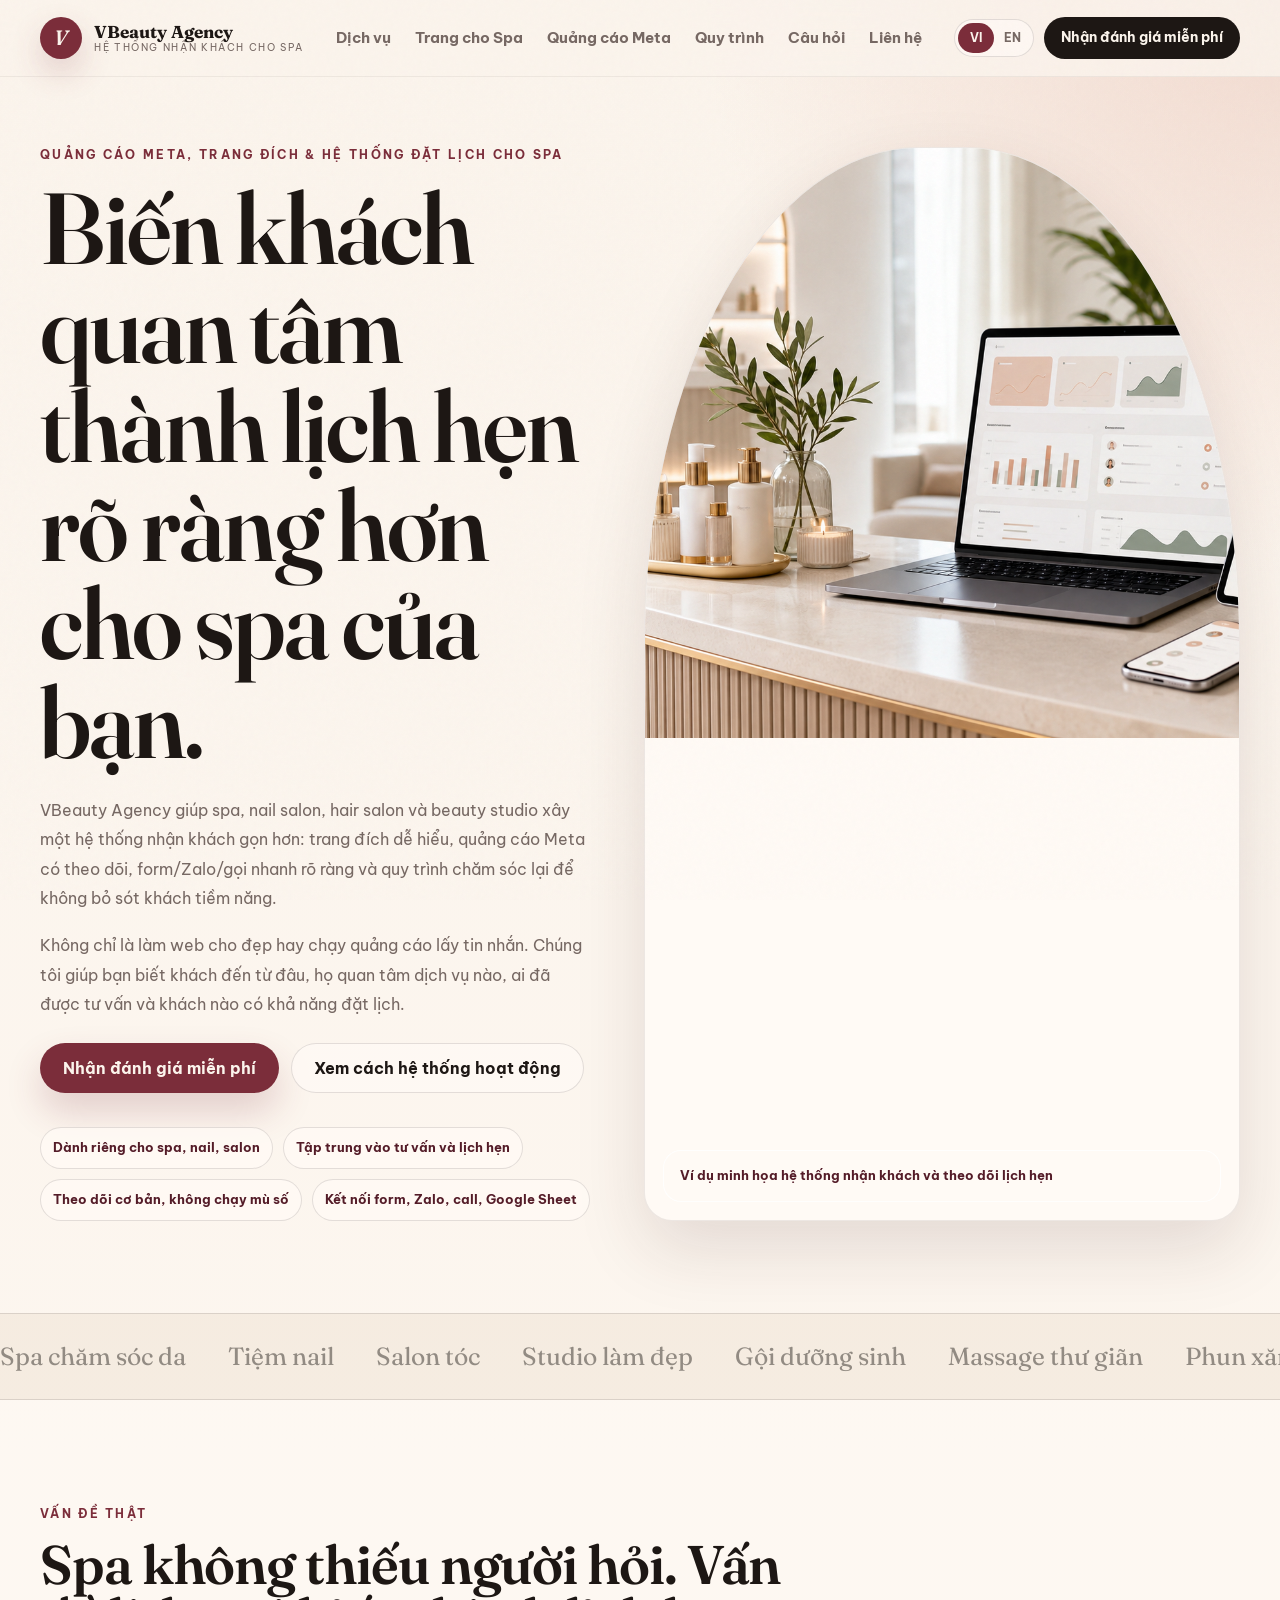
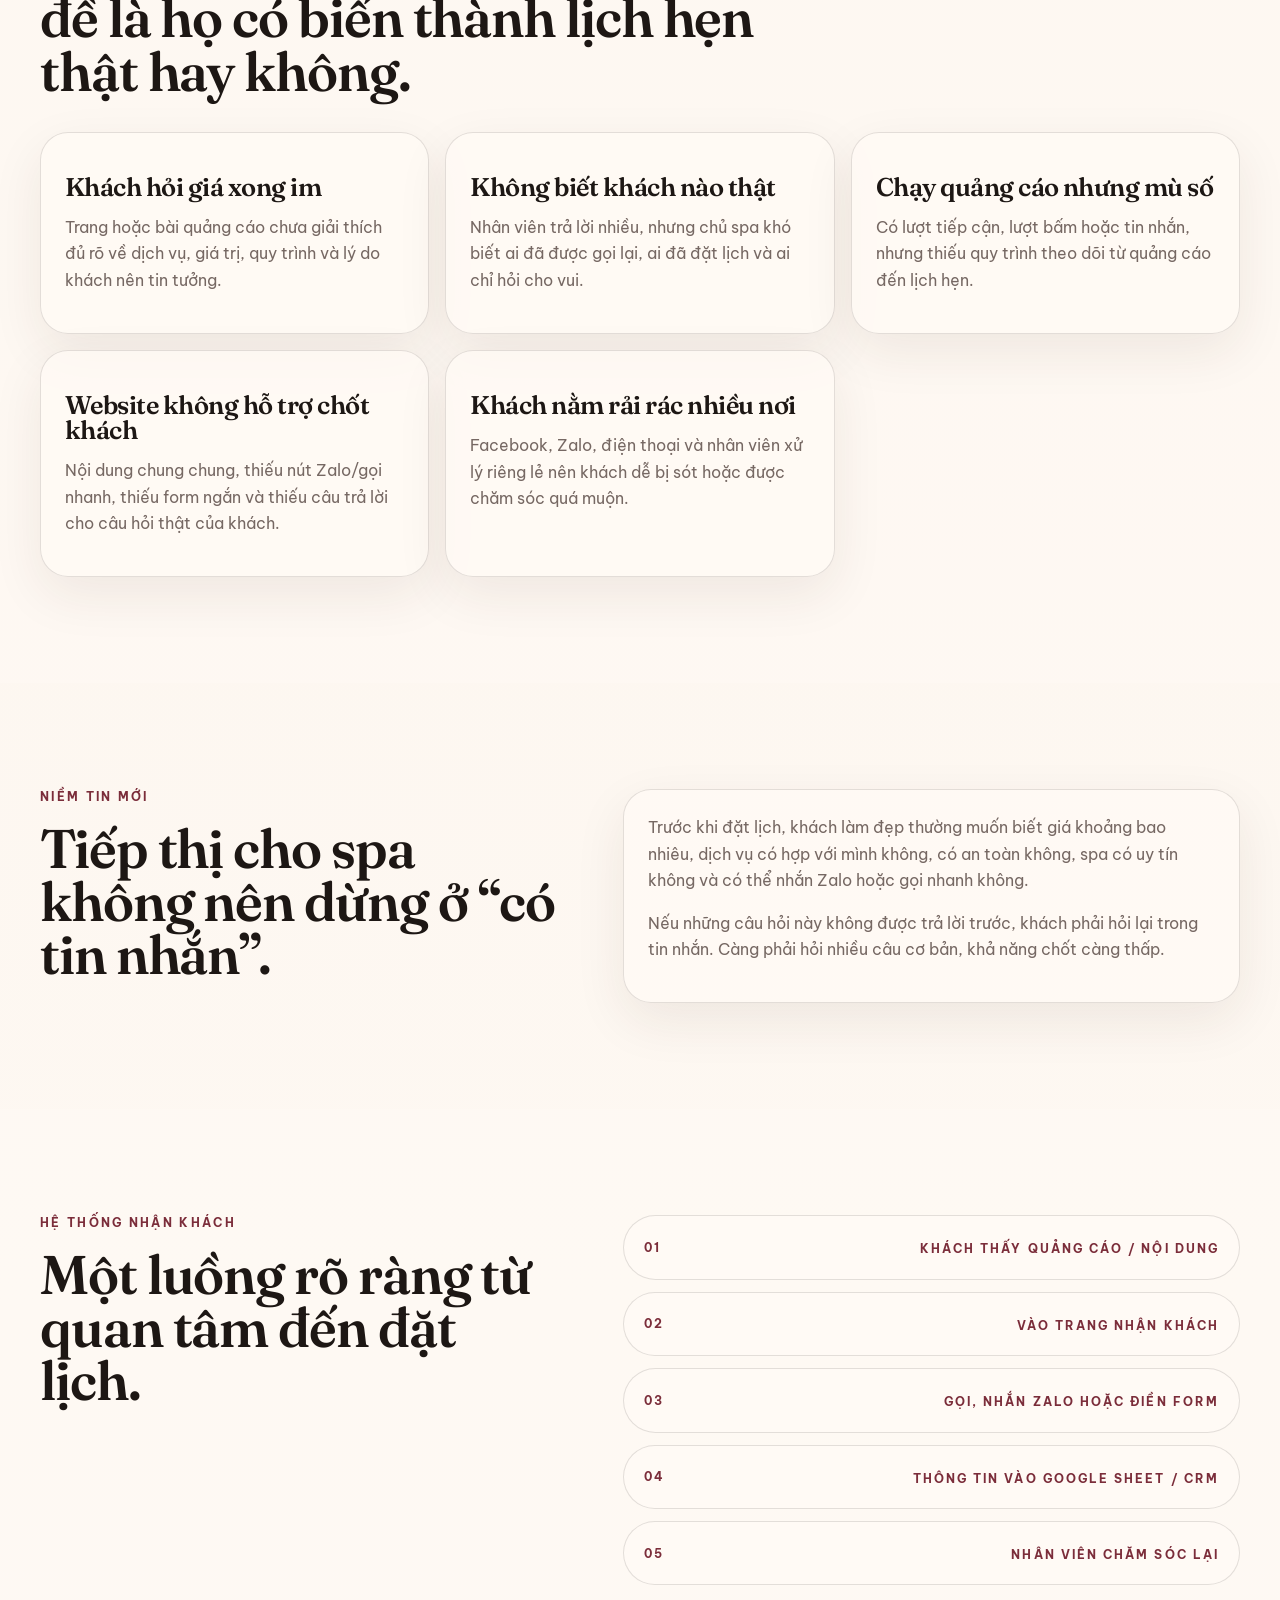
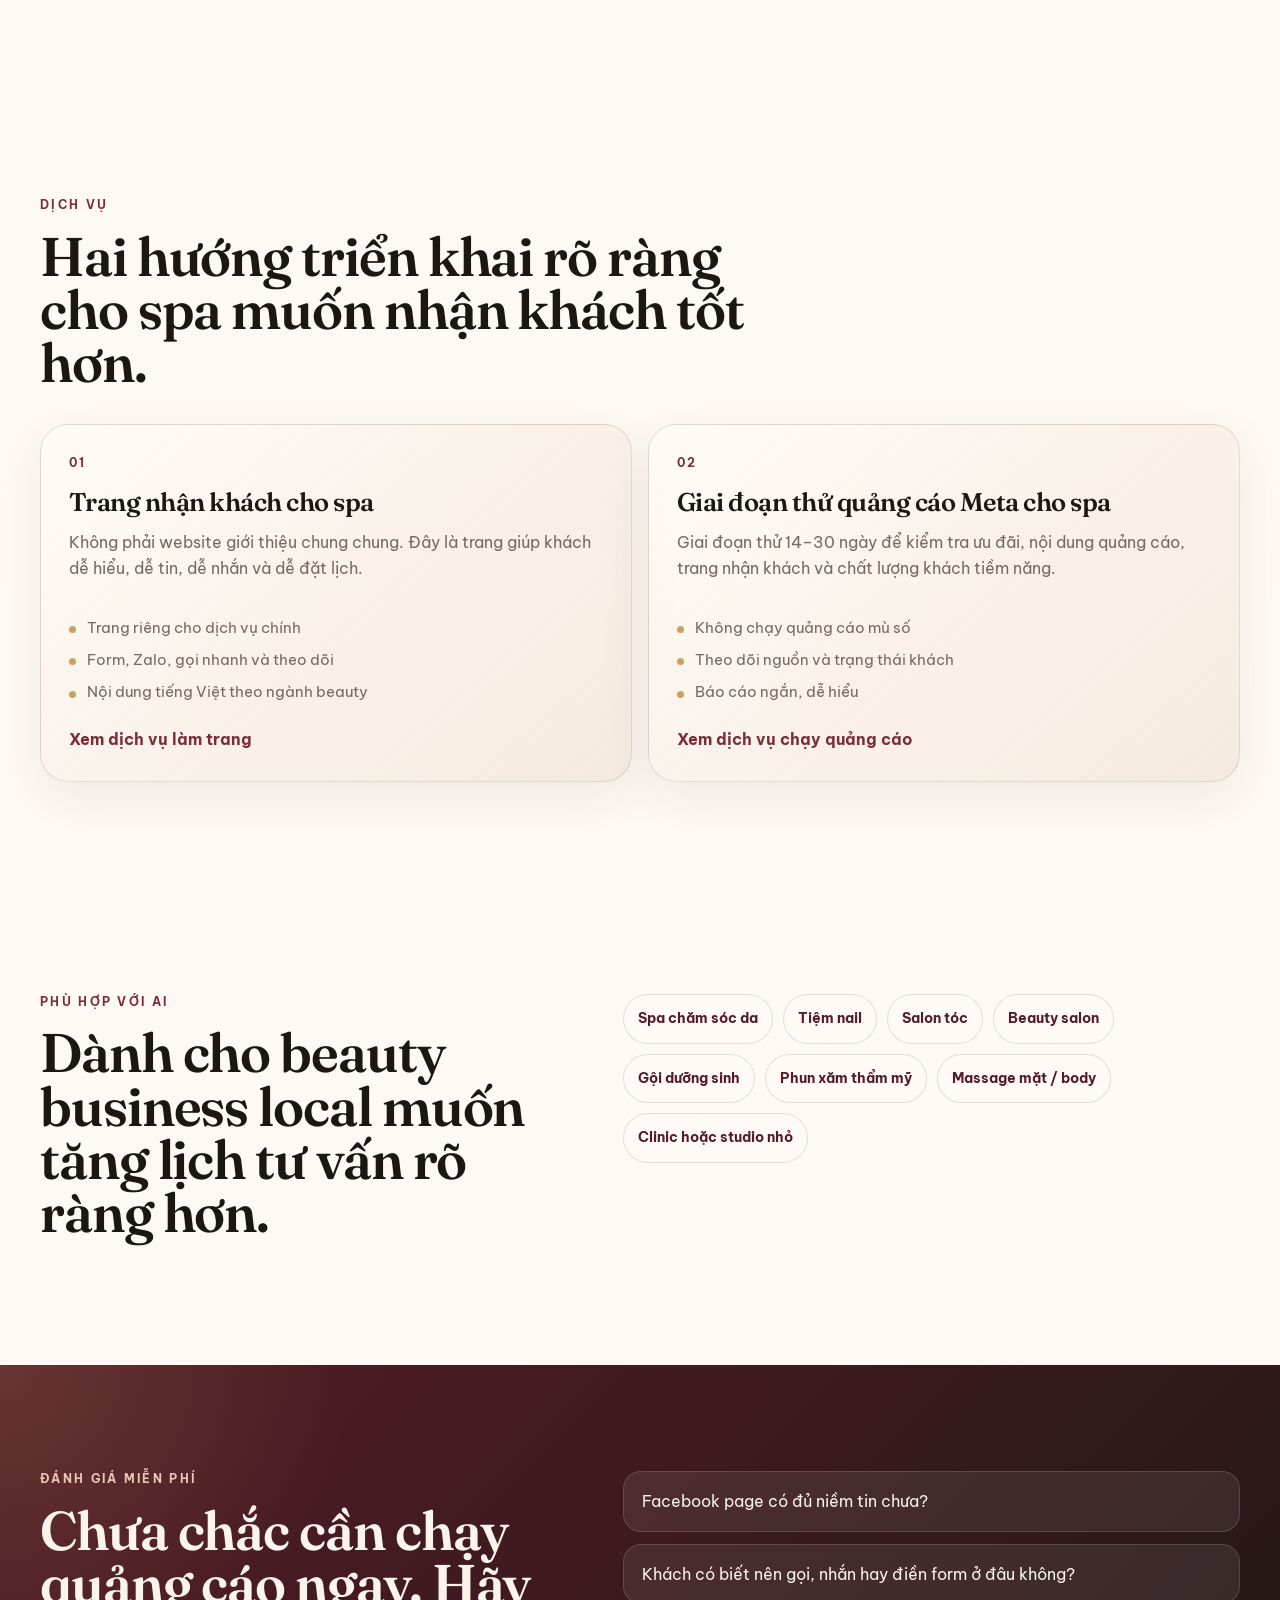
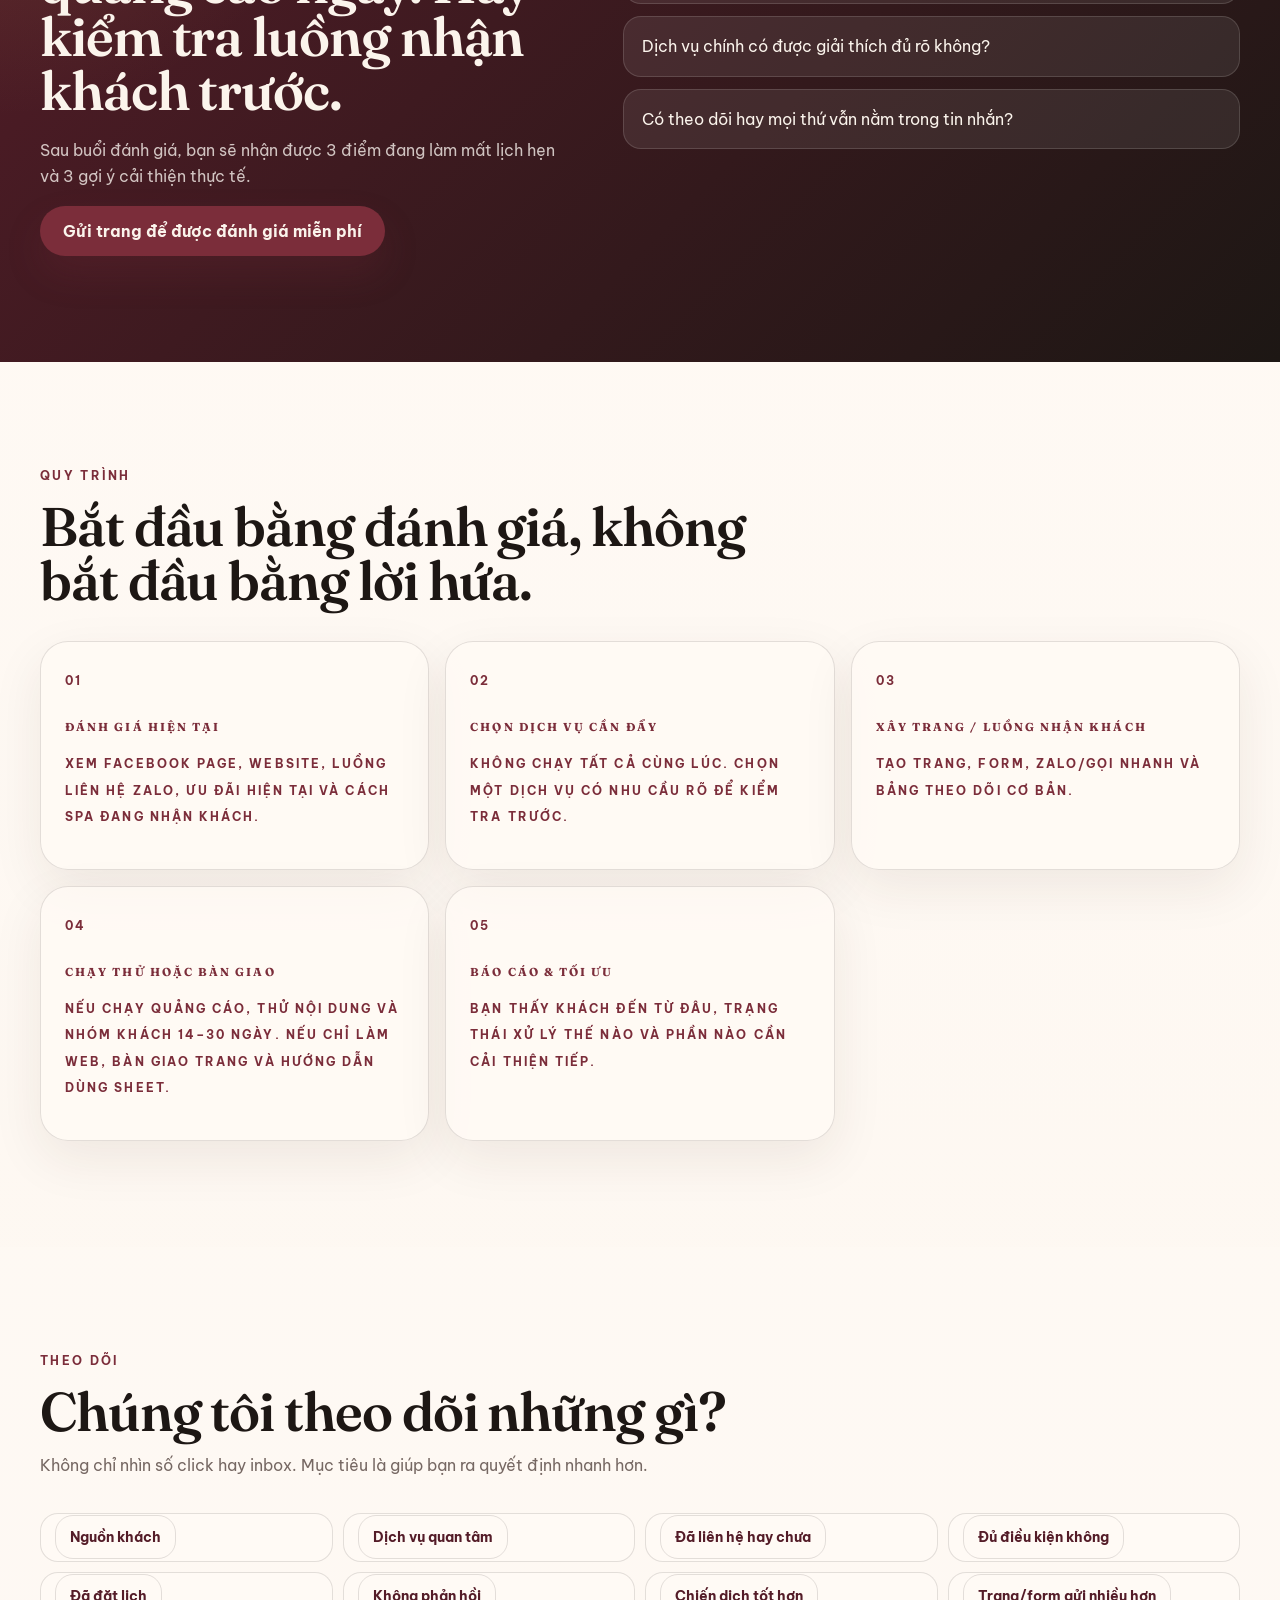
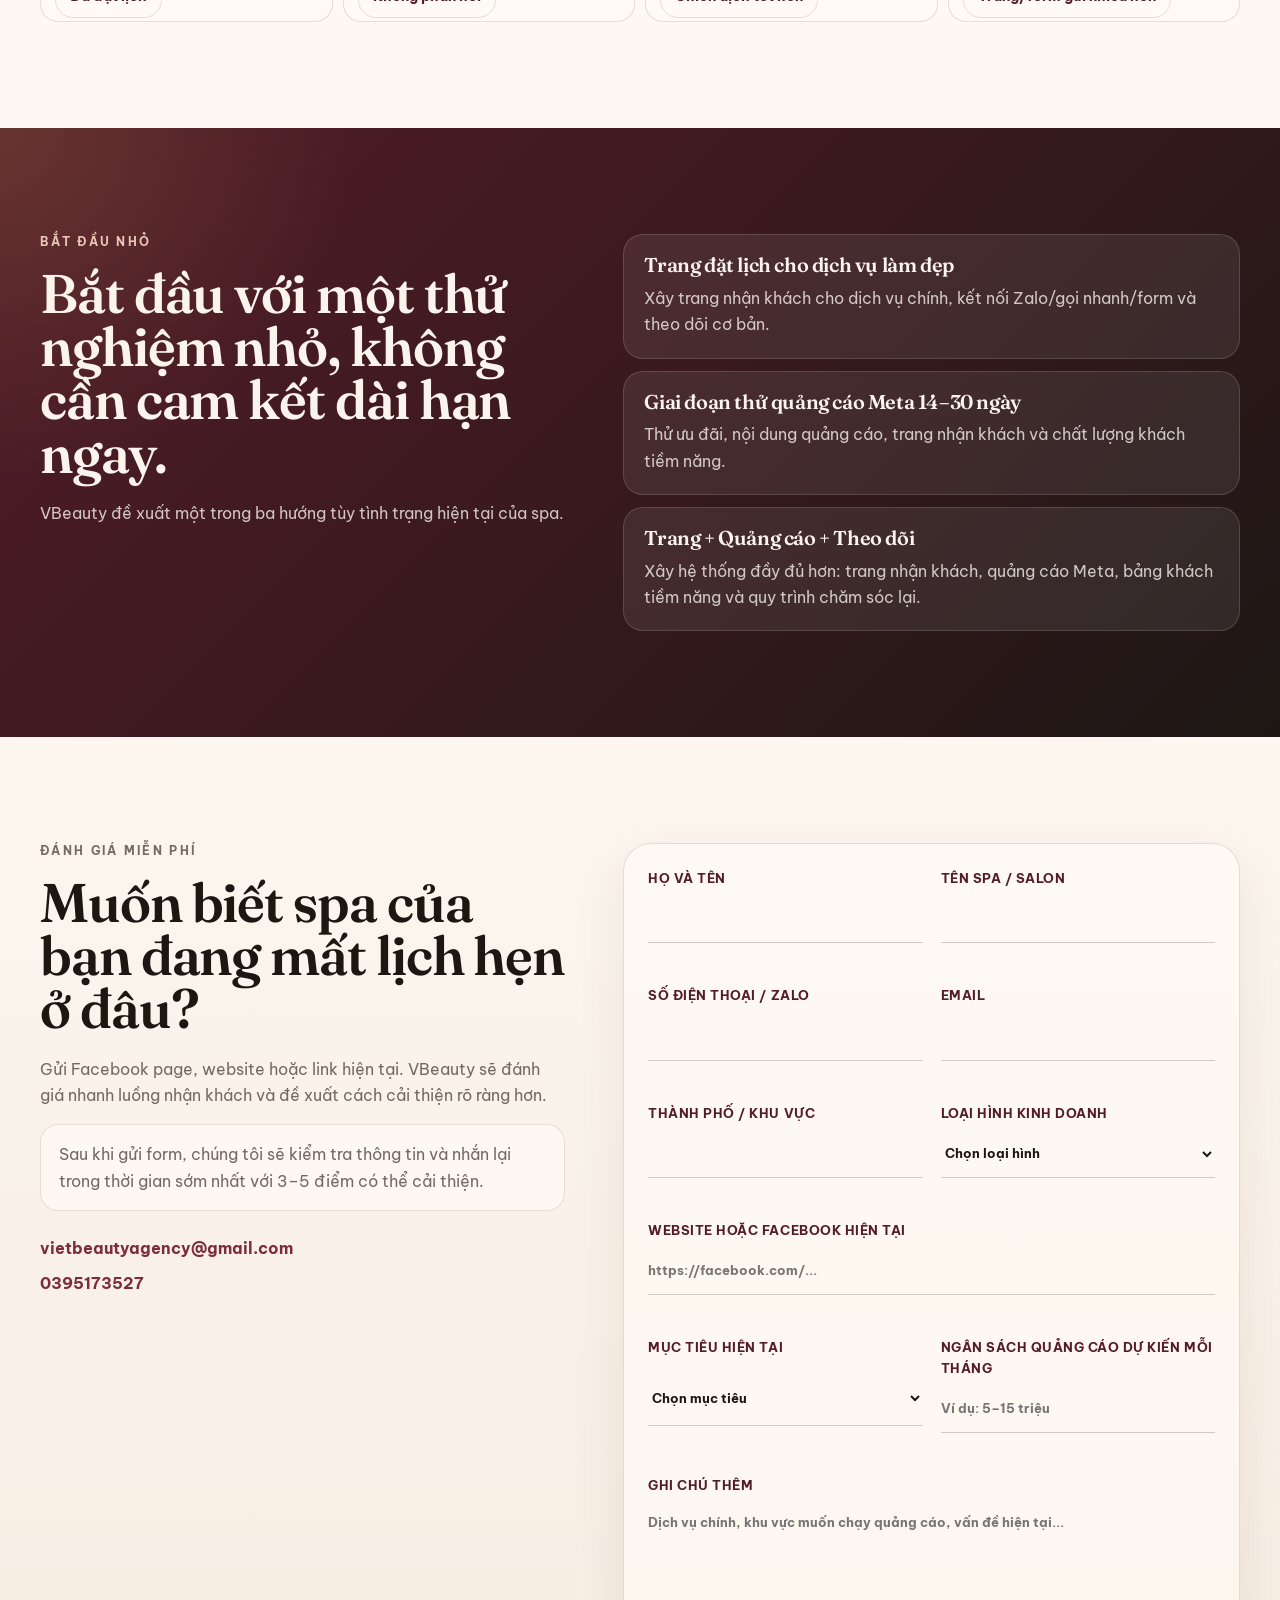
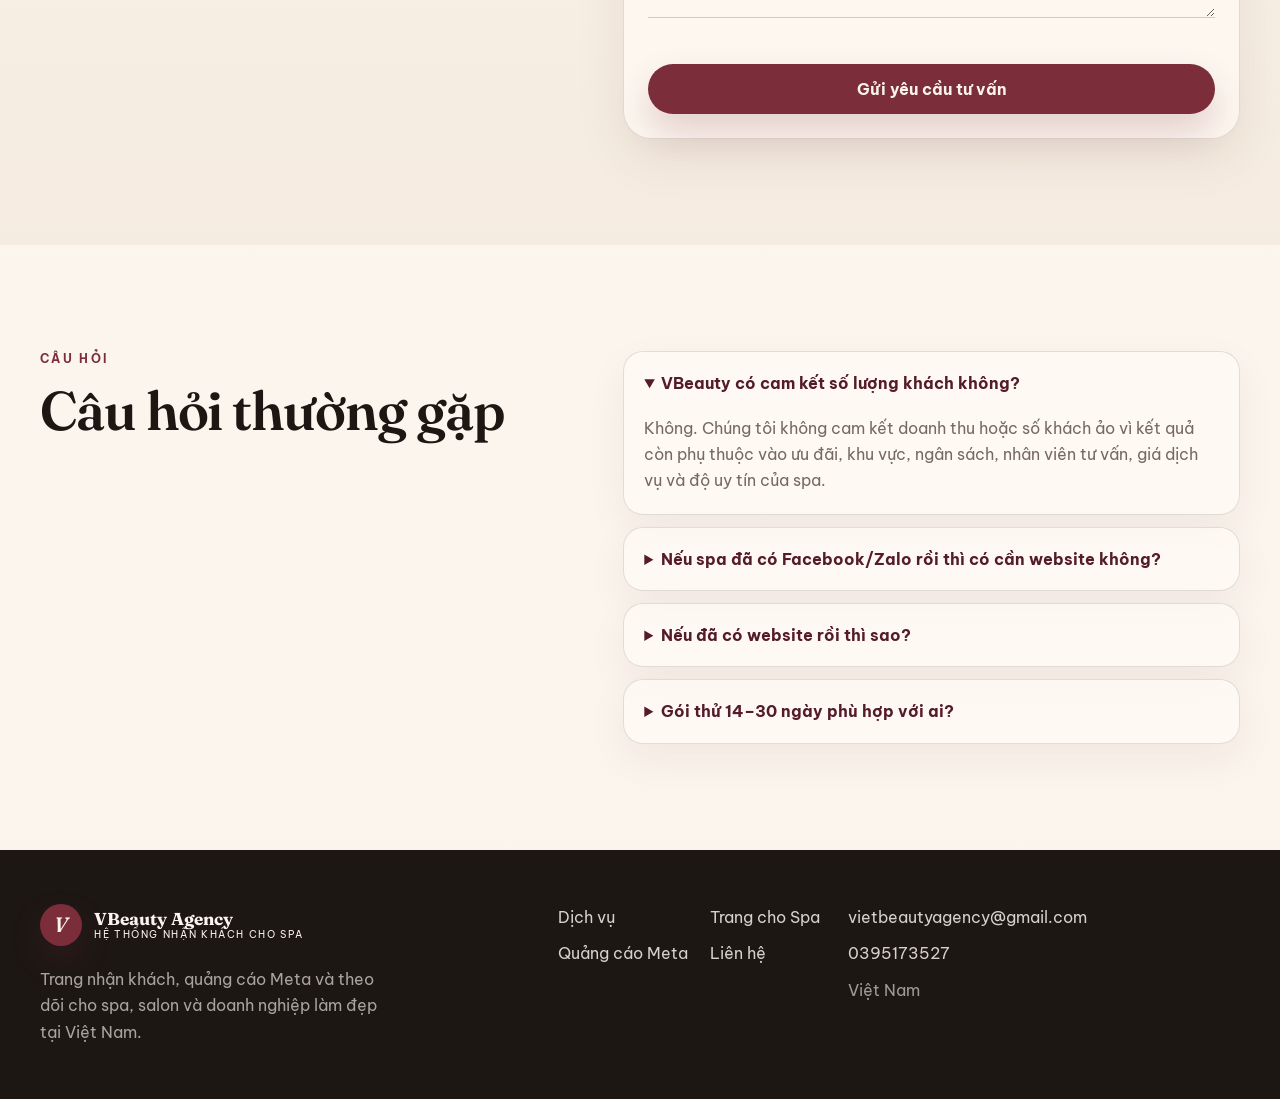
<file: index.html>
<!doctype html>
<html lang="vi" data-lang="vi">
  <head>
    <meta charset="utf-8">
    <meta name="viewport" content="width=device-width, initial-scale=1">
    <title data-vi="VBeauty Agency | Hệ thống đặt lịch cho spa" data-en="VBeauty Agency | Beauty Booking Systems">VBeauty Agency | Hệ thống đặt lịch cho spa</title>
    <meta
      name="description"
      content="VBeauty Agency giúp spa, nail salon, hair salon và beauty studio xây hệ thống nhận khách rõ ràng hơn bằng trang đích, quảng cáo Meta, form, Zalo/gọi nhanh và theo dõi."
    >
    <meta name="theme-color" content="#fbf4ec">
    <meta property="og:type" content="website">
    <meta property="og:title" content="VBeauty Agency | Hệ thống đặt lịch cho spa">
    <meta property="og:description" content="Trang đích, quảng cáo Meta, form/Zalo/gọi nhanh và theo dõi cho spa, salon và doanh nghiệp làm đẹp tại Việt Nam.">
    <meta property="og:image" content="assets/hero-beauty-agency.png">
    <link rel="icon" href="assets/favicon.svg" type="image/svg+xml">
    <link rel="preconnect" href="https://fonts.googleapis.com">
    <link rel="preconnect" href="https://fonts.gstatic.com" crossorigin>
    <link href="https://fonts.googleapis.com/css2?family=Be+Vietnam+Pro:wght@400;500;600;700&family=Fraunces:opsz,wght@9..144,400;9..144,500;9..144,600;9..144,700&display=swap" rel="stylesheet">
    <link rel="preload" as="image" href="assets/hero-beauty-agency.png">
    <link rel="stylesheet" href="styles.css">
  </head>
  <body>
    <a class="skip-link" href="#main">
      <span data-lang-block="vi">Bỏ qua đến nội dung chính</span>
      <span data-lang-block="en">Skip to main content</span>
    </a>

    <header class="site-header" id="top">
      <div class="container nav-shell">
        <a class="brand" href="#top" aria-label="VBeauty Agency">
          <span class="brand-mark">V</span>
          <span>
            <strong>VBeauty Agency</strong>
            <small>
              <span data-lang-block="vi">Hệ thống nhận khách cho spa</span>
              <span data-lang-block="en">Beauty Booking Systems</span>
            </small>
          </span>
        </a>

        <button class="menu-toggle" type="button" aria-expanded="false" aria-controls="main-nav" aria-label="Open menu">
          <span></span>
          <span></span>
        </button>

        <nav class="main-nav" id="main-nav" aria-label="Main navigation">
          <a href="#services"><span data-lang-block="vi">Dịch vụ</span><span data-lang-block="en">Services</span></a>
          <a href="website-cho-spa/"><span data-lang-block="vi">Trang cho Spa</span><span data-lang-block="en">Spa Website</span></a>
          <a href="meta-ads-cho-spa/"><span data-lang-block="vi">Quảng cáo Meta</span><span data-lang-block="en">Meta Ads</span></a>
          <a href="#process"><span data-lang-block="vi">Quy trình</span><span data-lang-block="en">Process</span></a>
          <a href="#faq"><span data-lang-block="vi">Câu hỏi</span><span data-lang-block="en">FAQ</span></a>
          <a href="#contact"><span data-lang-block="vi">Liên hệ</span><span data-lang-block="en">Contact</span></a>
        </nav>

        <div class="header-actions">
          <div class="lang-switch" aria-label="Language switcher">
            <button type="button" data-set-lang="vi">VI</button>
            <button type="button" data-set-lang="en">EN</button>
          </div>
          <a class="btn btn-dark btn-small" href="#contact">
            <span data-lang-block="vi">Nhận đánh giá miễn phí</span>
            <span data-lang-block="en">Free review</span>
          </a>
        </div>
      </div>
    </header>

    <main id="main">
      <section class="hero">
        <div class="container hero-grid">
          <div class="hero-copy reveal">
            <p class="eyebrow">
              <span data-lang-block="vi">Quảng cáo Meta, trang đích & hệ thống đặt lịch cho spa</span>
              <span data-lang-block="en">Meta ads, landing pages & booking systems for beauty businesses</span>
            </p>
            <h1 class="display">
              <span data-lang-block="vi">Biến khách quan tâm thành lịch hẹn rõ ràng hơn cho spa của bạn.</span>
              <span data-lang-block="en">Turn beauty interest into clearer appointments for your spa.</span>
            </h1>
            <p class="lead">
              <span data-lang-block="vi">VBeauty Agency giúp spa, nail salon, hair salon và beauty studio xây một hệ thống nhận khách gọn hơn: trang đích dễ hiểu, quảng cáo Meta có theo dõi, form/Zalo/gọi nhanh rõ ràng và quy trình chăm sóc lại để không bỏ sót khách tiềm năng.</span>
              <span data-lang-block="en">VBeauty Agency helps spas, nail salons, hair salons and beauty studios build a cleaner client intake system: clear landing pages, trackable Meta ads, form/Zalo/call actions and follow-up workflow.</span>
            </p>
            <p class="lead lead-tight">
              <span data-lang-block="vi">Không chỉ là làm web cho đẹp hay chạy quảng cáo lấy tin nhắn. Chúng tôi giúp bạn biết khách đến từ đâu, họ quan tâm dịch vụ nào, ai đã được tư vấn và khách nào có khả năng đặt lịch.</span>
              <span data-lang-block="en">Not just a pretty website or ads for random inbox messages. We help you understand where clients come from, what they want, who has been contacted and which leads are ready for booking.</span>
            </p>
            <div class="button-row">
              <a class="btn btn-primary" href="#contact">
                <span data-lang-block="vi">Nhận đánh giá miễn phí</span>
                <span data-lang-block="en">Get a free review</span>
              </a>
              <a class="btn btn-ghost" href="#system">
                <span data-lang-block="vi">Xem cách hệ thống hoạt động</span>
                <span data-lang-block="en">See how the system works</span>
              </a>
            </div>
            <div class="trust-line" aria-label="Service focus">
              <span data-lang-block="vi">Dành riêng cho spa, nail, salon</span>
              <span data-lang-block="en">Built for spas, nail and salons</span>
              <span data-lang-block="vi">Tập trung vào tư vấn và lịch hẹn</span>
              <span data-lang-block="en">Focused on consults and appointments</span>
              <span data-lang-block="vi">Theo dõi cơ bản, không chạy mù số</span>
              <span data-lang-block="en">Basic tracking, no blind ad spend</span>
              <span data-lang-block="vi">Kết nối form, Zalo, call, Google Sheet</span>
              <span data-lang-block="en">Forms, Zalo, calls and sheets connected</span>
            </div>
          </div>

          <figure class="hero-media reveal delay-2">
            <img src="assets/hero-beauty-agency.png" alt="Premium spa reception with devices showing booking and dashboard screens">
            <figcaption class="media-note">
              <span data-lang-block="vi">Ví dụ minh họa hệ thống nhận khách và theo dõi lịch hẹn</span>
              <span data-lang-block="en">Illustrative example of client intake and appointment tracking</span>
            </figcaption>
          </figure>
        </div>
      </section>

      <section class="marquee-band" aria-label="Businesses we help">
        <div class="marquee-track">
          <span><span data-lang-block="vi">Spa chăm sóc da</span><span data-lang-block="en">Facial spa</span></span>
          <span><span data-lang-block="vi">Tiệm nail</span><span data-lang-block="en">Nail salon</span></span>
          <span><span data-lang-block="vi">Salon tóc</span><span data-lang-block="en">Hair salon</span></span>
          <span><span data-lang-block="vi">Studio làm đẹp</span><span data-lang-block="en">Beauty studio</span></span>
          <span><span data-lang-block="vi">Gội dưỡng sinh</span><span data-lang-block="en">Head spa</span></span>
          <span><span data-lang-block="vi">Massage thư giãn</span><span data-lang-block="en">Relaxation massage</span></span>
          <span><span data-lang-block="vi">Phun xăm thẩm mỹ</span><span data-lang-block="en">Semi-permanent makeup</span></span>
          <span><span data-lang-block="vi">Spa chăm sóc da</span><span data-lang-block="en">Facial spa</span></span>
        </div>
      </section>

      <section class="section surface">
        <div class="container">
          <div class="section-kicker reveal">
            <p class="eyebrow">
              <span data-lang-block="vi">Vấn đề thật</span>
              <span data-lang-block="en">The real problem</span>
            </p>
            <h2 class="display-sm">
              <span data-lang-block="vi">Spa không thiếu người hỏi. Vấn đề là họ có biến thành lịch hẹn thật hay không.</span>
              <span data-lang-block="en">Many spas do not lack messages. The real question is whether those messages become appointments.</span>
            </h2>
          </div>
          <div class="cards-grid problem-grid">
            <article class="info-card reveal"><h3><span data-lang-block="vi">Khách hỏi giá xong im</span><span data-lang-block="en">Price questions go quiet</span></h3><p><span data-lang-block="vi">Trang hoặc bài quảng cáo chưa giải thích đủ rõ về dịch vụ, giá trị, quy trình và lý do khách nên tin tưởng.</span><span data-lang-block="en">The page or ad does not clearly explain the service, value, process and reasons to trust you.</span></p></article>
            <article class="info-card reveal delay-1"><h3><span data-lang-block="vi">Không biết khách nào thật</span><span data-lang-block="en">Lead quality is unclear</span></h3><p><span data-lang-block="vi">Nhân viên trả lời nhiều, nhưng chủ spa khó biết ai đã được gọi lại, ai đã đặt lịch và ai chỉ hỏi cho vui.</span><span data-lang-block="en">Your team replies, but it is hard to see who was called, who booked and who was just browsing.</span></p></article>
            <article class="info-card reveal delay-2"><h3><span data-lang-block="vi">Chạy quảng cáo nhưng mù số</span><span data-lang-block="en">Ads feel blind</span></h3><p><span data-lang-block="vi">Có lượt tiếp cận, lượt bấm hoặc tin nhắn, nhưng thiếu quy trình theo dõi từ quảng cáo đến lịch hẹn.</span><span data-lang-block="en">You may see reach, clicks or inboxes, but not the path from ad spend to appointments.</span></p></article>
            <article class="info-card reveal"><h3><span data-lang-block="vi">Website không hỗ trợ chốt khách</span><span data-lang-block="en">The website does not help sales</span></h3><p><span data-lang-block="vi">Nội dung chung chung, thiếu nút Zalo/gọi nhanh, thiếu form ngắn và thiếu câu trả lời cho câu hỏi thật của khách.</span><span data-lang-block="en">Generic content, weak contact actions and missing answers make the website feel passive.</span></p></article>
            <article class="info-card reveal delay-1"><h3><span data-lang-block="vi">Khách nằm rải rác nhiều nơi</span><span data-lang-block="en">Leads are scattered</span></h3><p><span data-lang-block="vi">Facebook, Zalo, điện thoại và nhân viên xử lý riêng lẻ nên khách dễ bị sót hoặc được chăm sóc quá muộn.</span><span data-lang-block="en">Facebook, Zalo, calls and staff notes are separate, so leads are easy to miss.</span></p></article>
          </div>
        </div>
      </section>

      <section class="section">
        <div class="container split-grid">
          <div class="reveal">
            <p class="eyebrow">
              <span data-lang-block="vi">Niềm tin mới</span>
              <span data-lang-block="en">A better way to think about marketing</span>
            </p>
            <h2 class="display-sm">
              <span data-lang-block="vi">Tiếp thị cho spa không nên dừng ở “có tin nhắn”.</span>
              <span data-lang-block="en">Spa marketing should not stop at “we got inbox messages.”</span>
            </h2>
          </div>
          <div class="text-panel reveal delay-1">
            <p><span data-lang-block="vi">Trước khi đặt lịch, khách làm đẹp thường muốn biết giá khoảng bao nhiêu, dịch vụ có hợp với mình không, có an toàn không, spa có uy tín không và có thể nhắn Zalo hoặc gọi nhanh không.</span><span data-lang-block="en">Before booking, beauty clients usually want to understand price range, fit, safety, trust signals and whether they can quickly message or call.</span></p>
            <p><span data-lang-block="vi">Nếu những câu hỏi này không được trả lời trước, khách phải hỏi lại trong tin nhắn. Càng phải hỏi nhiều câu cơ bản, khả năng chốt càng thấp.</span><span data-lang-block="en">If those questions are not answered early, clients have to ask basic questions in chat. The more friction they feel, the lower the chance of booking.</span></p>
          </div>
        </div>
      </section>

      <section class="section split-section surface" id="system">
        <div class="container split-grid">
          <div class="reveal">
            <p class="eyebrow">
              <span data-lang-block="vi">Hệ thống nhận khách</span>
              <span data-lang-block="en">Client intake system</span>
            </p>
            <h2 class="display-sm">
              <span data-lang-block="vi">Một luồng rõ ràng từ quan tâm đến đặt lịch.</span>
              <span data-lang-block="en">A clear flow from interest to appointment.</span>
            </h2>
          </div>
          <div class="funnel reveal delay-1">
            <div><span>01</span><strong><span data-lang-block="vi">Khách thấy quảng cáo / nội dung</span><span data-lang-block="en">Client sees ad / content</span></strong></div>
            <div><span>02</span><strong><span data-lang-block="vi">Vào trang nhận khách</span><span data-lang-block="en">Visits client intake page</span></strong></div>
            <div><span>03</span><strong><span data-lang-block="vi">Gọi, nhắn Zalo hoặc điền form</span><span data-lang-block="en">Calls, messages or submits form</span></strong></div>
            <div><span>04</span><strong><span data-lang-block="vi">Thông tin vào Google Sheet / CRM</span><span data-lang-block="en">Lead enters sheet / CRM</span></strong></div>
            <div><span>05</span><strong><span data-lang-block="vi">Nhân viên chăm sóc lại</span><span data-lang-block="en">Team follows up</span></strong></div>
          </div>
        </div>
      </section>

      <section class="section" id="services">
        <div class="container">
          <div class="section-kicker reveal">
            <p class="eyebrow">
              <span data-lang-block="vi">Dịch vụ</span>
              <span data-lang-block="en">Services</span>
            </p>
            <h2 class="display-sm">
              <span data-lang-block="vi">Hai hướng triển khai rõ ràng cho spa muốn nhận khách tốt hơn.</span>
              <span data-lang-block="en">Two clear ways to improve your beauty booking flow.</span>
            </h2>
          </div>

          <div class="offer-grid">
            <a class="offer-card featured reveal" href="website-cho-spa/">
              <span class="card-number">01</span>
              <h3><span data-lang-block="vi">Trang nhận khách cho spa</span><span data-lang-block="en">Client intake page for spas</span></h3>
              <p><span data-lang-block="vi">Không phải website giới thiệu chung chung. Đây là trang giúp khách dễ hiểu, dễ tin, dễ nhắn và dễ đặt lịch.</span><span data-lang-block="en">Not a generic brochure website. This page helps clients understand, trust, message and book more easily.</span></p>
              <ul class="card-list">
                <li><span data-lang-block="vi">Trang riêng cho dịch vụ chính</span><span data-lang-block="en">Dedicated page for a core service</span></li>
                <li><span data-lang-block="vi">Form, Zalo, gọi nhanh và theo dõi</span><span data-lang-block="en">Form, Zalo, call action and tracking</span></li>
                <li><span data-lang-block="vi">Nội dung tiếng Việt theo ngành beauty</span><span data-lang-block="en">Beauty-specific service copy</span></li>
              </ul>
              <strong><span data-lang-block="vi">Xem dịch vụ làm trang</span><span data-lang-block="en">View website service</span></strong>
            </a>

            <a class="offer-card featured reveal delay-1" href="meta-ads-cho-spa/">
              <span class="card-number">02</span>
              <h3><span data-lang-block="vi">Giai đoạn thử quảng cáo Meta cho spa</span><span data-lang-block="en">Meta Ads Pilot for spas</span></h3>
              <p><span data-lang-block="vi">Giai đoạn thử 14–30 ngày để kiểm tra ưu đãi, nội dung quảng cáo, trang nhận khách và chất lượng khách tiềm năng.</span><span data-lang-block="en">A 14–30 day test to check your offer, creative, client intake page and lead quality before scaling.</span></p>
              <ul class="card-list">
                <li><span data-lang-block="vi">Không chạy quảng cáo mù số</span><span data-lang-block="en">No blind ad spend</span></li>
                <li><span data-lang-block="vi">Theo dõi nguồn và trạng thái khách</span><span data-lang-block="en">Source and status tracking</span></li>
                <li><span data-lang-block="vi">Báo cáo ngắn, dễ hiểu</span><span data-lang-block="en">Short, practical reporting</span></li>
              </ul>
              <strong><span data-lang-block="vi">Xem dịch vụ chạy quảng cáo</span><span data-lang-block="en">View ads service</span></strong>
            </a>
          </div>
        </div>
      </section>

      <section class="section surface">
        <div class="container split-grid">
          <div class="reveal">
            <p class="eyebrow">
              <span data-lang-block="vi">Phù hợp với ai</span>
              <span data-lang-block="en">Who it fits</span>
            </p>
            <h2 class="display-sm">
              <span data-lang-block="vi">Dành cho beauty business local muốn tăng lịch tư vấn rõ ràng hơn.</span>
              <span data-lang-block="en">For local beauty businesses that want clearer consults and appointments.</span>
            </h2>
          </div>
          <div class="tag-cloud reveal delay-1">
            <span>Spa chăm sóc da</span>
            <span>Tiệm nail</span>
            <span>Salon tóc</span>
            <span>Beauty salon</span>
            <span>Gội dưỡng sinh</span>
            <span>Phun xăm thẩm mỹ</span>
            <span>Massage mặt / body</span>
            <span>Clinic hoặc studio nhỏ</span>
          </div>
        </div>
      </section>

      <section class="section band-dark" id="audit">
        <div class="container split-grid">
          <div class="reveal">
            <p class="eyebrow light">
              <span data-lang-block="vi">Đánh giá miễn phí</span>
              <span data-lang-block="en">Free audit</span>
            </p>
            <h2 class="display-sm">
              <span data-lang-block="vi">Chưa chắc cần chạy quảng cáo ngay. Hãy kiểm tra luồng nhận khách trước.</span>
              <span data-lang-block="en">You may not need ads immediately. First, check the client intake flow.</span>
            </h2>
            <p><span data-lang-block="vi">Sau buổi đánh giá, bạn sẽ nhận được 3 điểm đang làm mất lịch hẹn và 3 gợi ý cải thiện thực tế.</span><span data-lang-block="en">After the review, you will get 3 likely booking leaks and 3 practical improvements.</span></p>
            <a class="btn btn-primary" href="#contact"><span data-lang-block="vi">Gửi trang để được đánh giá miễn phí</span><span data-lang-block="en">Send your page for a free review</span></a>
          </div>
          <ul class="check-list reveal delay-1">
            <li><span data-lang-block="vi">Facebook page có đủ niềm tin chưa?</span><span data-lang-block="en">Does the Facebook page build enough trust?</span></li>
            <li><span data-lang-block="vi">Khách có biết nên gọi, nhắn hay điền form ở đâu không?</span><span data-lang-block="en">Do clients know where to call, message or submit a form?</span></li>
            <li><span data-lang-block="vi">Dịch vụ chính có được giải thích đủ rõ không?</span><span data-lang-block="en">Is the core service explained clearly enough?</span></li>
            <li><span data-lang-block="vi">Có theo dõi hay mọi thứ vẫn nằm trong tin nhắn?</span><span data-lang-block="en">Is there tracking or is everything still inside inboxes?</span></li>
          </ul>
        </div>
      </section>

      <section class="section" id="process">
        <div class="container">
          <div class="section-kicker reveal">
            <p class="eyebrow">
              <span data-lang-block="vi">Quy trình</span>
              <span data-lang-block="en">Process</span>
            </p>
            <h2 class="display-sm">
              <span data-lang-block="vi">Bắt đầu bằng đánh giá, không bắt đầu bằng lời hứa.</span>
              <span data-lang-block="en">Start with a review, not a promise.</span>
            </h2>
          </div>
          <div class="process-grid process-grid-wide">
            <article class="process-card reveal"><span>01</span><h3><span data-lang-block="vi">Đánh giá hiện tại</span><span data-lang-block="en">Review current assets</span></h3><p><span data-lang-block="vi">Xem Facebook page, website, luồng liên hệ Zalo, ưu đãi hiện tại và cách spa đang nhận khách.</span><span data-lang-block="en">We review your Facebook page, website, contact flow, current offer and client intake process.</span></p></article>
            <article class="process-card reveal delay-1"><span>02</span><h3><span data-lang-block="vi">Chọn dịch vụ cần đẩy</span><span data-lang-block="en">Pick the service to promote</span></h3><p><span data-lang-block="vi">Không chạy tất cả cùng lúc. Chọn một dịch vụ có nhu cầu rõ để kiểm tra trước.</span><span data-lang-block="en">We do not push everything at once. We choose one service with a clear market need.</span></p></article>
            <article class="process-card reveal delay-2"><span>03</span><h3><span data-lang-block="vi">Xây trang / luồng nhận khách</span><span data-lang-block="en">Build the intake flow</span></h3><p><span data-lang-block="vi">Tạo trang, form, Zalo/gọi nhanh và bảng theo dõi cơ bản.</span><span data-lang-block="en">We build the page, form, Zalo/call actions and basic tracking sheet.</span></p></article>
            <article class="process-card reveal"><span>04</span><h3><span data-lang-block="vi">Chạy thử hoặc bàn giao</span><span data-lang-block="en">Pilot or handoff</span></h3><p><span data-lang-block="vi">Nếu chạy quảng cáo, thử nội dung và nhóm khách 14–30 ngày. Nếu chỉ làm web, bàn giao trang và hướng dẫn dùng sheet.</span><span data-lang-block="en">If running ads, we test creative and audiences for 14–30 days. If it is a page build, we hand it off with tracking guidance.</span></p></article>
            <article class="process-card reveal delay-1"><span>05</span><h3><span data-lang-block="vi">Báo cáo & tối ưu</span><span data-lang-block="en">Report and optimize</span></h3><p><span data-lang-block="vi">Bạn thấy khách đến từ đâu, trạng thái xử lý thế nào và phần nào cần cải thiện tiếp.</span><span data-lang-block="en">You see where leads come from, how they are handled and what should improve next.</span></p></article>
          </div>
        </div>
      </section>

      <section class="section surface">
        <div class="container">
          <div class="section-kicker reveal">
            <p class="eyebrow">
              <span data-lang-block="vi">Theo dõi</span>
              <span data-lang-block="en">Tracking</span>
            </p>
            <h2 class="display-sm">
              <span data-lang-block="vi">Chúng tôi theo dõi những gì?</span>
              <span data-lang-block="en">What do we track?</span>
            </h2>
            <p class="section-note"><span data-lang-block="vi">Không chỉ nhìn số click hay inbox. Mục tiêu là giúp bạn ra quyết định nhanh hơn.</span><span data-lang-block="en">Not just clicks or inbox count. The goal is to help you make better decisions faster.</span></p>
          </div>
          <div class="metric-grid">
            <span><span data-lang-block="vi">Nguồn khách</span><span data-lang-block="en">Lead source</span></span>
            <span><span data-lang-block="vi">Dịch vụ quan tâm</span><span data-lang-block="en">Service interest</span></span>
            <span><span data-lang-block="vi">Đã liên hệ hay chưa</span><span data-lang-block="en">Contacted or not</span></span>
            <span><span data-lang-block="vi">Đủ điều kiện không</span><span data-lang-block="en">Qualified or not</span></span>
            <span><span data-lang-block="vi">Đã đặt lịch</span><span data-lang-block="en">Booked</span></span>
            <span><span data-lang-block="vi">Không phản hồi</span><span data-lang-block="en">No response</span></span>
            <span><span data-lang-block="vi">Chiến dịch tốt hơn</span><span data-lang-block="en">Better campaign</span></span>
            <span><span data-lang-block="vi">Trang/form gửi nhiều hơn</span><span data-lang-block="en">Better page/form</span></span>
          </div>
        </div>
      </section>

      <section class="section band-dark" id="pilot">
        <div class="container split-grid">
          <div class="reveal">
            <p class="eyebrow light">
              <span data-lang-block="vi">Bắt đầu nhỏ</span>
              <span data-lang-block="en">Start small</span>
            </p>
            <h2 class="display-sm">
              <span data-lang-block="vi">Bắt đầu với một thử nghiệm nhỏ, không cần cam kết dài hạn ngay.</span>
              <span data-lang-block="en">Start with a focused test before a long commitment.</span>
            </h2>
            <p><span data-lang-block="vi">VBeauty đề xuất một trong ba hướng tùy tình trạng hiện tại của spa.</span><span data-lang-block="en">VBeauty recommends one of three paths depending on your current situation.</span></p>
          </div>
          <div class="option-stack reveal delay-1">
            <article><h3><span data-lang-block="vi">Trang đặt lịch cho dịch vụ làm đẹp</span><span data-lang-block="en">Beauty Booking Page</span></h3><p><span data-lang-block="vi">Xây trang nhận khách cho dịch vụ chính, kết nối Zalo/gọi nhanh/form và theo dõi cơ bản.</span><span data-lang-block="en">Build a client intake page for one core service with Zalo/call/form and basic tracking.</span></p></article>
            <article><h3><span data-lang-block="vi">Giai đoạn thử quảng cáo Meta 14–30 ngày</span><span data-lang-block="en">Meta Ads Pilot 14–30 days</span></h3><p><span data-lang-block="vi">Thử ưu đãi, nội dung quảng cáo, trang nhận khách và chất lượng khách tiềm năng.</span><span data-lang-block="en">Test offer, creative, intake page and lead quality.</span></p></article>
            <article><h3><span data-lang-block="vi">Trang + Quảng cáo + Theo dõi</span><span data-lang-block="en">Page + Ads + Tracking</span></h3><p><span data-lang-block="vi">Xây hệ thống đầy đủ hơn: trang nhận khách, quảng cáo Meta, bảng khách tiềm năng và quy trình chăm sóc lại.</span><span data-lang-block="en">Build a fuller system: intake page, Meta ads, lead sheet and follow-up workflow.</span></p></article>
          </div>
        </div>
      </section>

      <section class="section contact-section" id="contact">
        <div class="container contact-grid">
          <div class="contact-copy reveal">
            <p class="eyebrow">
              <span data-lang-block="vi">Đánh giá miễn phí</span>
              <span data-lang-block="en">Free review</span>
            </p>
            <h2 class="display-sm">
              <span data-lang-block="vi">Muốn biết spa của bạn đang mất lịch hẹn ở đâu?</span>
              <span data-lang-block="en">Want to know where your spa is losing bookings?</span>
            </h2>
            <p>
              <span data-lang-block="vi">Gửi Facebook page, website hoặc link hiện tại. VBeauty sẽ đánh giá nhanh luồng nhận khách và đề xuất cách cải thiện rõ ràng hơn.</span>
              <span data-lang-block="en">Send your Facebook page, website or current link. VBeauty will review your intake flow and suggest clearer improvements.</span>
            </p>
            <p class="next-step-note">
              <span data-lang-block="vi">Sau khi gửi form, chúng tôi sẽ kiểm tra thông tin và nhắn lại trong thời gian sớm nhất với 3–5 điểm có thể cải thiện.</span>
              <span data-lang-block="en">After you submit, we will review your details and reply as soon as possible with 3–5 practical improvement points.</span>
            </p>
            <div class="contact-links">
              <a href="mailto:vietbeautyagency@gmail.com">vietbeautyagency@gmail.com</a>
              <a href="tel:0395173527">0395173527</a>
            </div>
          </div>

          <form class="lead-form reveal delay-1" id="booking-form" novalidate data-endpoint="/api/lead">
            <div class="form-grid">
              <label>
                <span><span data-lang-block="vi">Họ và tên</span><span data-lang-block="en">Full name</span></span>
                <input type="text" name="fullName" autocomplete="name" required>
                <small class="field-error"></small>
              </label>
              <label>
                <span><span data-lang-block="vi">Tên spa / salon</span><span data-lang-block="en">Spa / salon name</span></span>
                <input type="text" name="businessName" required>
                <small class="field-error"></small>
              </label>
              <label>
                <span><span data-lang-block="vi">Số điện thoại / Zalo</span><span data-lang-block="en">Phone / Zalo</span></span>
                <input type="tel" name="phone" inputmode="tel" autocomplete="tel" required>
                <small class="field-error"></small>
              </label>
              <label>
                <span>Email</span>
                <input type="email" name="email" autocomplete="email" required>
                <small class="field-error"></small>
              </label>
              <label>
                <span><span data-lang-block="vi">Thành phố / khu vực</span><span data-lang-block="en">City / area</span></span>
                <input type="text" name="location" required>
                <small class="field-error"></small>
              </label>
              <label>
                <span><span data-lang-block="vi">Loại hình kinh doanh</span><span data-lang-block="en">Business type</span></span>
                <select name="businessType" required>
                  <option value="" data-vi="Chọn loại hình" data-en="Choose business type">Chọn loại hình</option>
                  <option value="facial_spa" data-vi="Spa chăm sóc da" data-en="Facial spa">Spa chăm sóc da</option>
                  <option value="nail_salon" data-vi="Tiệm nail" data-en="Nail salon">Tiệm nail</option>
                  <option value="hair_salon" data-vi="Salon tóc" data-en="Hair salon">Salon tóc</option>
                  <option value="beauty_salon" data-vi="Salon làm đẹp" data-en="Beauty salon">Salon làm đẹp</option>
                  <option value="other" data-vi="Khác" data-en="Other">Khác</option>
                </select>
                <small class="field-error"></small>
              </label>
              <label class="span-2">
                <span><span data-lang-block="vi">Website hoặc Facebook hiện tại</span><span data-lang-block="en">Current website/Facebook</span></span>
                <input type="url" name="currentPage" placeholder="https://facebook.com/..." data-placeholder-vi="https://facebook.com/..." data-placeholder-en="https://facebook.com/..." required>
                <small class="field-error"></small>
              </label>
              <label>
                <span><span data-lang-block="vi">Mục tiêu hiện tại</span><span data-lang-block="en">Current goal</span></span>
                <select name="goal" required>
                  <option value="" data-vi="Chọn mục tiêu" data-en="Choose goal">Chọn mục tiêu</option>
                  <option value="more_bookings" data-vi="Muốn có thêm khách đặt lịch" data-en="More booking leads">Muốn có thêm khách đặt lịch</option>
                  <option value="improve_website" data-vi="Muốn cải thiện website" data-en="Improve website or landing page">Muốn cải thiện website</option>
                  <option value="run_ads" data-vi="Muốn chạy quảng cáo" data-en="Run Facebook/Instagram ads">Muốn chạy quảng cáo</option>
                  <option value="full_consultation" data-vi="Muốn được tư vấn tổng thể" data-en="Full consultation">Muốn được tư vấn tổng thể</option>
                </select>
                <small class="field-error"></small>
              </label>
              <label>
                <span><span data-lang-block="vi">Ngân sách quảng cáo dự kiến mỗi tháng</span><span data-lang-block="en">Monthly ad budget estimate</span></span>
                <input type="text" name="budget" placeholder="Ví dụ: 5–15 triệu" data-placeholder-vi="Ví dụ: 5–15 triệu" data-placeholder-en="Example: $200–$600" required>
                <small class="field-error"></small>
              </label>
              <label class="span-2">
                <span><span data-lang-block="vi">Ghi chú thêm</span><span data-lang-block="en">Additional notes</span></span>
                <textarea name="message" rows="4" placeholder="Dịch vụ chính, khu vực muốn chạy quảng cáo, vấn đề hiện tại..." data-placeholder-vi="Dịch vụ chính, khu vực muốn chạy quảng cáo, vấn đề hiện tại..." data-placeholder-en="Main service, target area, current problem..."></textarea>
                <small class="field-error"></small>
              </label>
            </div>
            <button class="btn btn-primary form-submit" type="submit">
              <span data-lang-block="vi">Gửi yêu cầu tư vấn</span>
              <span data-lang-block="en">Send consultation request</span>
            </button>
            <p class="form-success" id="form-success" role="status" aria-live="polite"></p>
          </form>
        </div>
      </section>

      <section class="section faq-section" id="faq">
        <div class="container faq-layout">
          <div class="section-kicker reveal">
            <p class="eyebrow"><span data-lang-block="vi">Câu hỏi</span><span data-lang-block="en">FAQ</span></p>
            <h2 class="display-sm">
              <span data-lang-block="vi">Câu hỏi thường gặp</span>
              <span data-lang-block="en">Common questions</span>
            </h2>
          </div>
          <div class="faq-list reveal delay-1">
            <details open>
              <summary><span data-lang-block="vi">VBeauty có cam kết số lượng khách không?</span><span data-lang-block="en">Does VBeauty guarantee client volume?</span></summary>
              <p><span data-lang-block="vi">Không. Chúng tôi không cam kết doanh thu hoặc số khách ảo vì kết quả còn phụ thuộc vào ưu đãi, khu vực, ngân sách, nhân viên tư vấn, giá dịch vụ và độ uy tín của spa.</span><span data-lang-block="en">No. We do not guarantee revenue or artificial client numbers because results depend on offer, location, budget, staff response, pricing and spa trust.</span></p>
            </details>
            <details>
              <summary><span data-lang-block="vi">Nếu spa đã có Facebook/Zalo rồi thì có cần website không?</span><span data-lang-block="en">If we already have Facebook/Zalo, do we need a website?</span></summary>
              <p><span data-lang-block="vi">Có thể không cần website lớn. Nhưng bạn vẫn nên có một trang nhận khách rõ ràng để giải thích dịch vụ, tăng niềm tin, gắn theo dõi và giúp khách dễ để lại thông tin hơn.</span><span data-lang-block="en">You may not need a large website. You still need a clear intake page that explains the service, builds trust, adds tracking and helps clients leave details.</span></p>
            </details>
            <details>
              <summary><span data-lang-block="vi">Nếu đã có website rồi thì sao?</span><span data-lang-block="en">What if we already have a website?</span></summary>
              <p><span data-lang-block="vi">Chúng tôi có thể đánh giá trước. Nếu website đã tốt, có thể chỉ cần chỉnh nút đặt lịch, form, nội dung dịch vụ và phần theo dõi. Nếu quá chung chung, nên làm một trang riêng cho dịch vụ chính.</span><span data-lang-block="en">We can review it first. If it is solid, we may only improve booking actions, forms, service copy and tracking. If it is too generic, a focused service page may work better.</span></p>
            </details>
            <details>
              <summary><span data-lang-block="vi">Gói thử 14–30 ngày phù hợp với ai?</span><span data-lang-block="en">Who is the 14–30 day pilot for?</span></summary>
              <p><span data-lang-block="vi">Phù hợp với spa muốn kiểm tra thị trường trước khi triển khai dài hạn: ưu đãi nào có phản hồi, chất lượng khách ra sao và quy trình chăm sóc lại có vấn đề gì không.</span><span data-lang-block="en">It is for spas that want to test the market before a long-term setup: which offer gets response, what lead quality looks like and where follow-up breaks.</span></p>
            </details>
          </div>
        </div>
      </section>
    </main>

    <footer class="site-footer">
      <div class="container footer-grid">
        <div>
          <a class="brand footer-brand" href="#top" aria-label="VBeauty Agency">
            <span class="brand-mark">V</span>
            <span>
              <strong>VBeauty Agency</strong>
              <small>
                <span data-lang-block="vi">Hệ thống nhận khách cho spa</span>
                <span data-lang-block="en">Beauty Booking Systems</span>
              </small>
            </span>
          </a>
          <p>
            <span data-lang-block="vi">Trang nhận khách, quảng cáo Meta và theo dõi cho spa, salon và doanh nghiệp làm đẹp tại Việt Nam.</span>
            <span data-lang-block="en">Client intake pages, Meta ads and tracking for spas, salons and beauty businesses in Vietnam.</span>
          </p>
        </div>
        <nav class="footer-links" aria-label="Footer links">
          <a href="#services"><span data-lang-block="vi">Dịch vụ</span><span data-lang-block="en">Services</span></a>
          <a href="website-cho-spa/"><span data-lang-block="vi">Trang cho Spa</span><span data-lang-block="en">Spa Website</span></a>
          <a href="meta-ads-cho-spa/"><span data-lang-block="vi">Quảng cáo Meta</span><span data-lang-block="en">Meta Ads</span></a>
          <a href="#contact"><span data-lang-block="vi">Liên hệ</span><span data-lang-block="en">Contact</span></a>
        </nav>
        <div class="footer-contact">
          <a href="mailto:vietbeautyagency@gmail.com">vietbeautyagency@gmail.com</a>
          <a href="tel:0395173527">0395173527</a>
          <span><span data-lang-block="vi">Việt Nam</span><span data-lang-block="en">Vietnam</span></span>
        </div>
      </div>
    </footer>

    <script src="script.js"></script>
  </body>
</html>
</file>
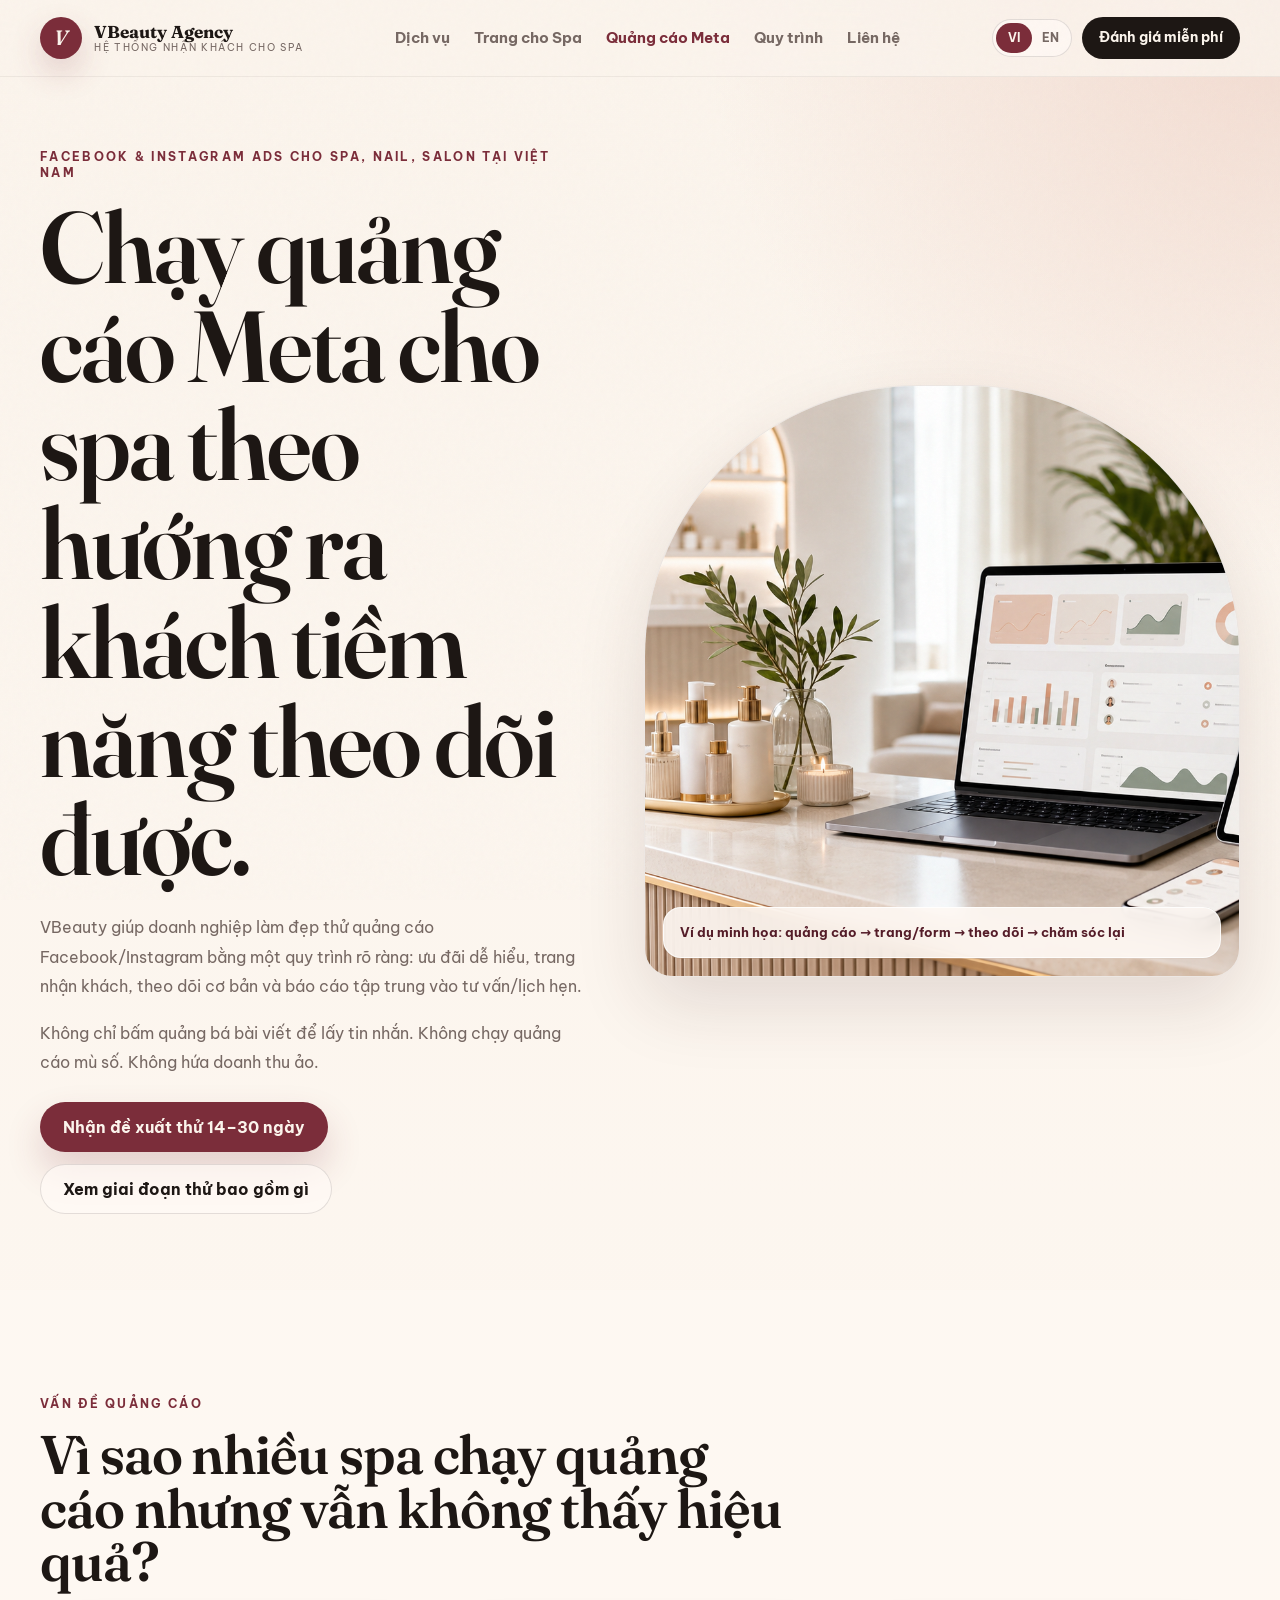
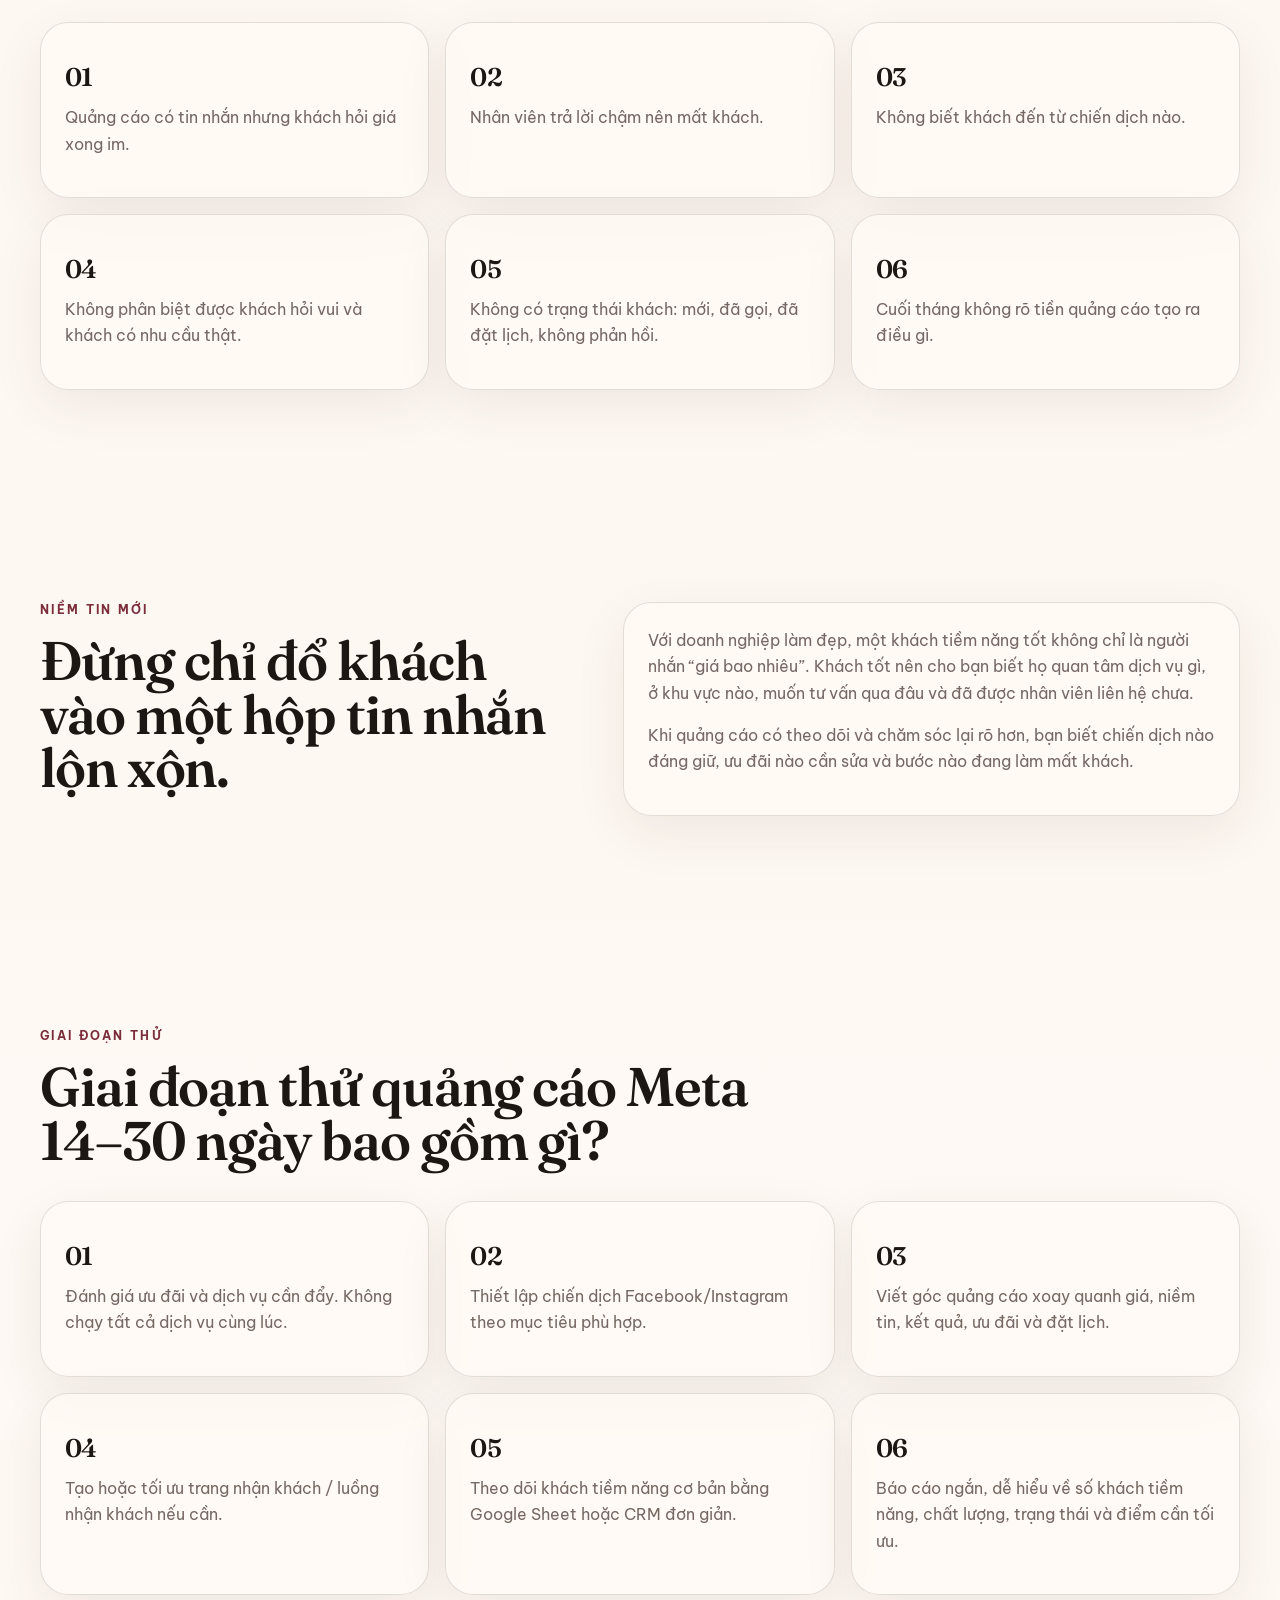
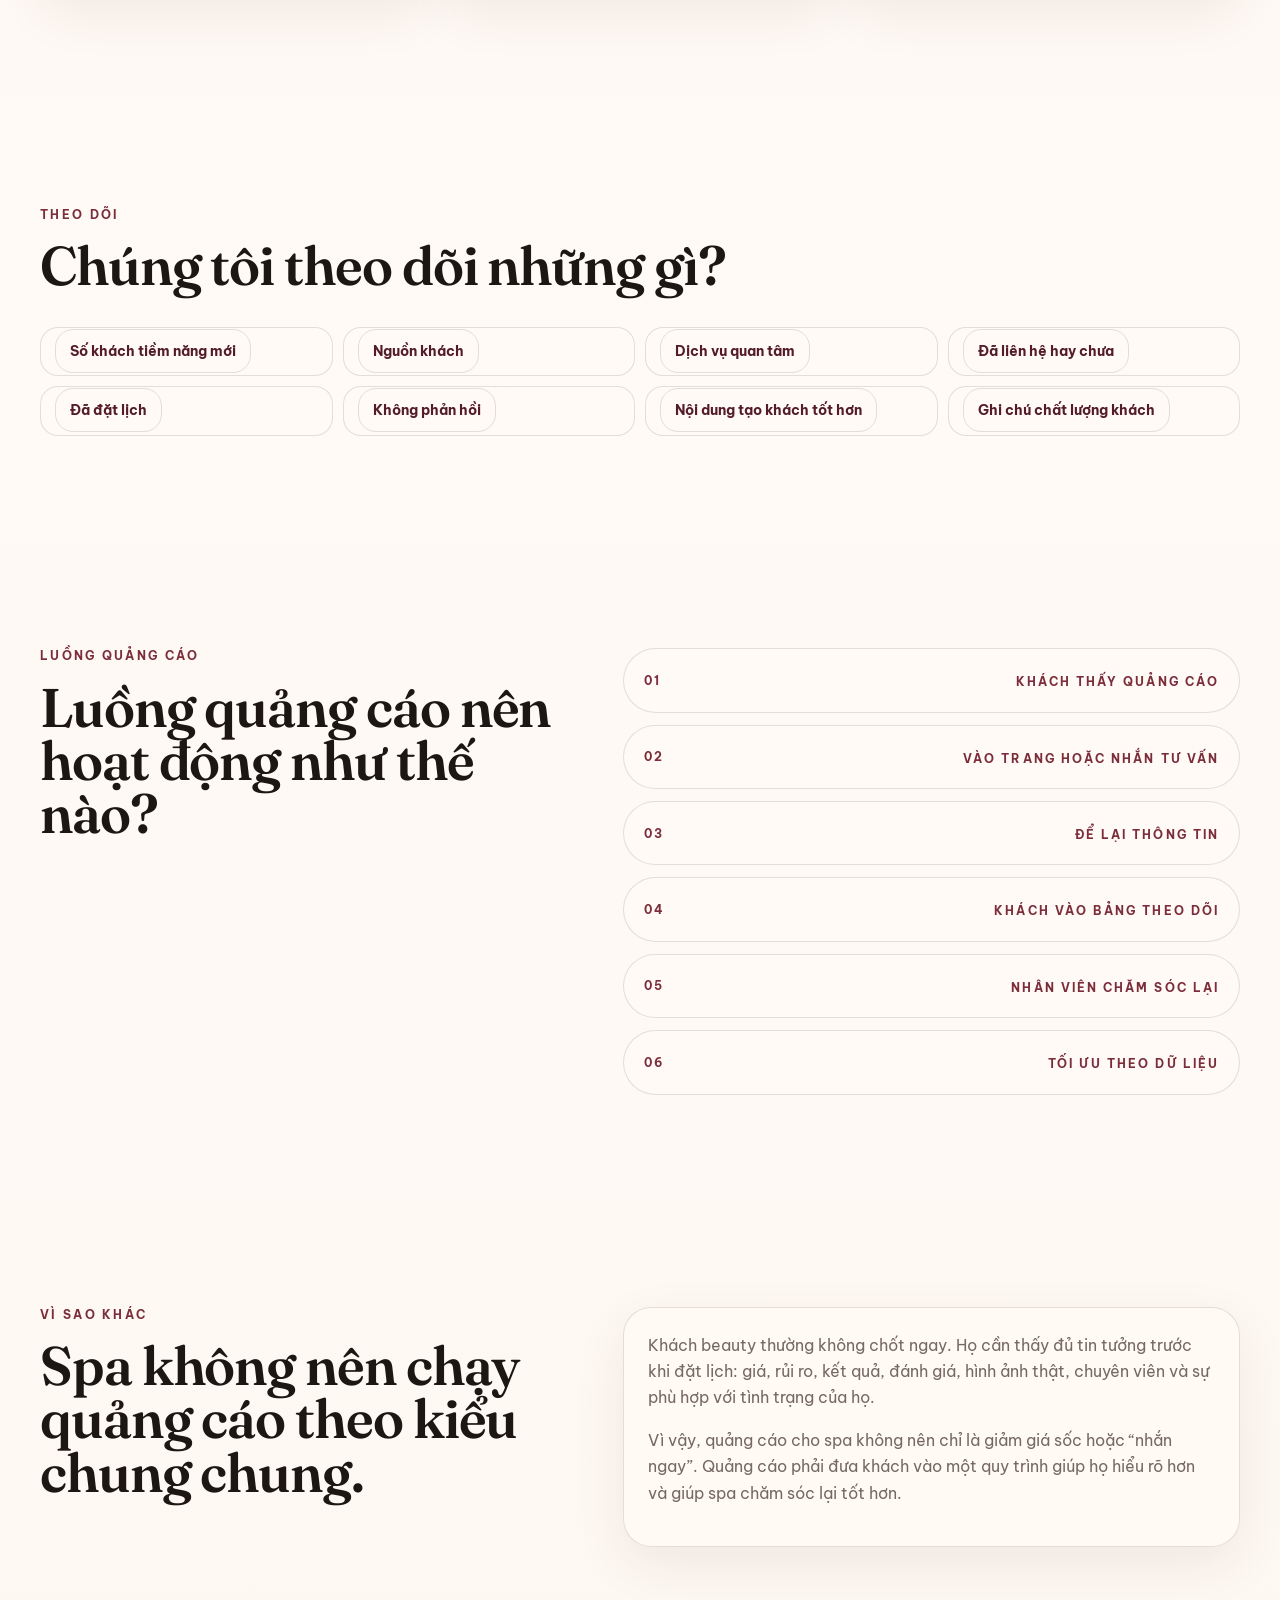
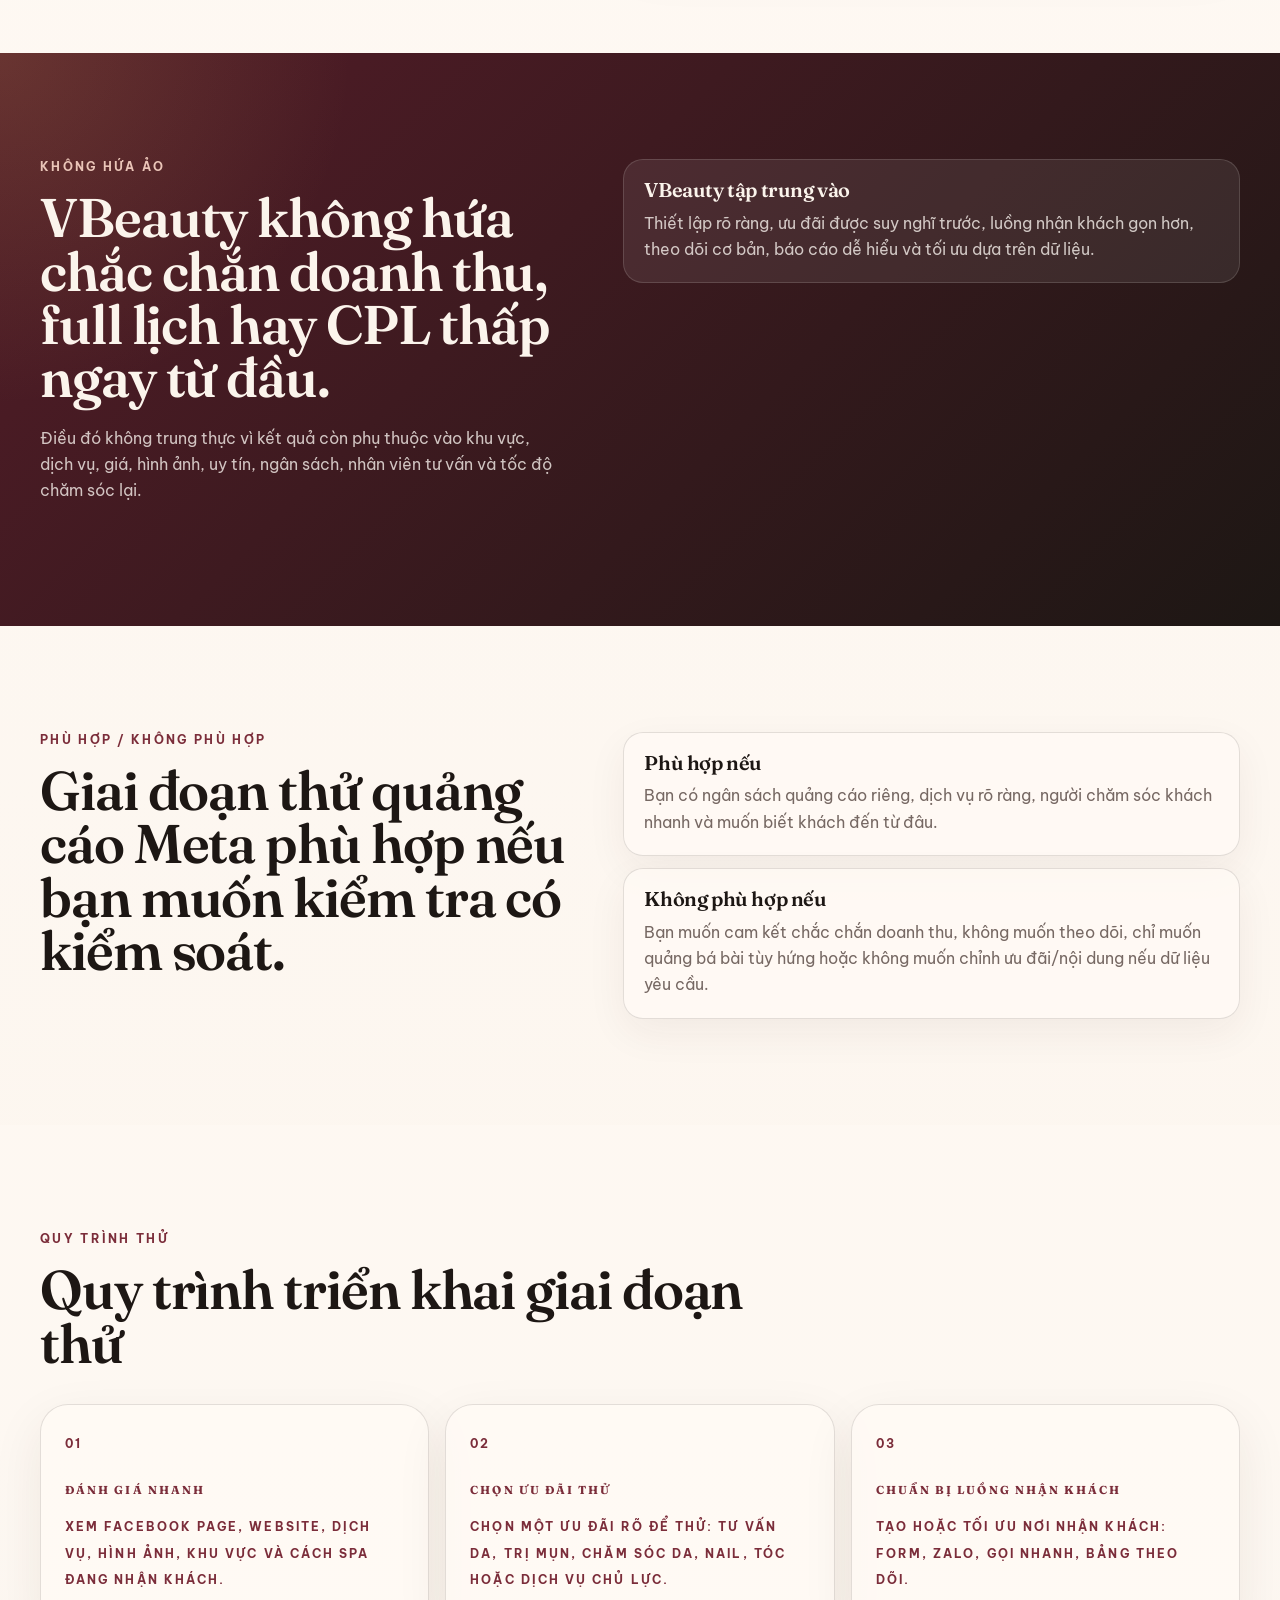
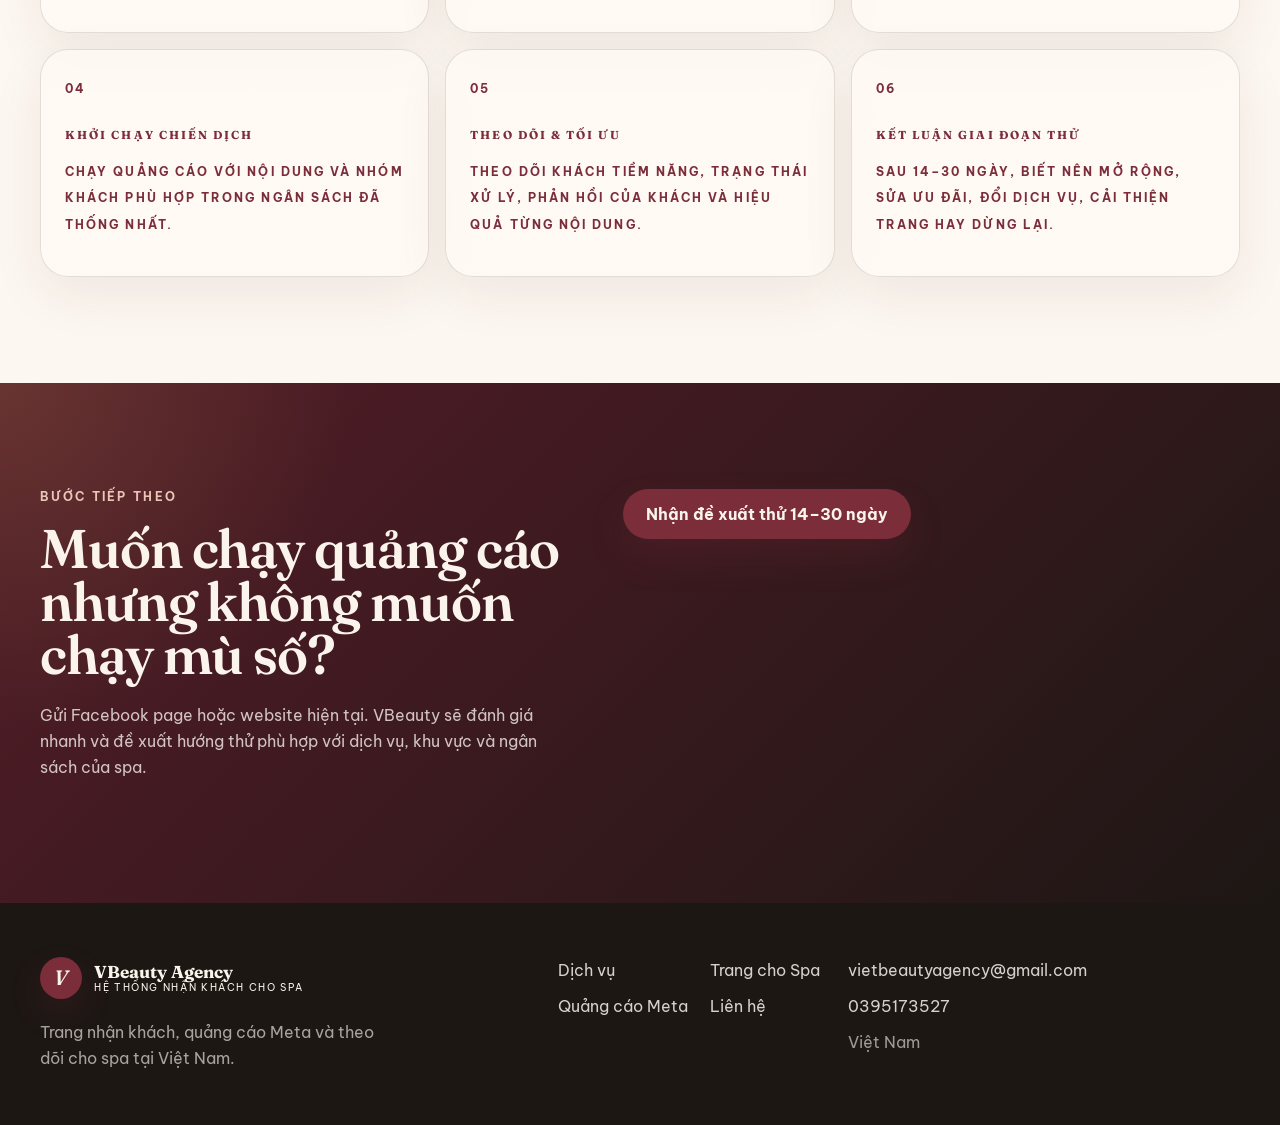
<file: meta-ads-cho-spa/index.html>
<!doctype html>
<html lang="vi" data-lang="vi">
  <head>
    <meta charset="utf-8">
    <meta name="viewport" content="width=device-width, initial-scale=1">
    <title data-vi="Giai đoạn thử quảng cáo Meta cho Spa | VBeauty Agency" data-en="Meta Ads Pilot for Spas | VBeauty Agency">Giai đoạn thử quảng cáo Meta cho Spa | VBeauty Agency</title>
    <meta
      name="description"
      content="Giai đoạn thử quảng cáo Meta 14–30 ngày cho spa, nail salon, hair salon và beauty studio muốn kiểm tra quảng cáo có theo dõi, trang nhận khách/form và báo cáo dễ hiểu."
    >
    <meta name="theme-color" content="#fbf4ec">
    <meta property="og:type" content="website">
    <meta property="og:title" content="Giai đoạn thử quảng cáo Meta cho Spa | VBeauty Agency">
    <meta property="og:description" content="Chạy quảng cáo Meta theo hướng ra khách tiềm năng theo dõi được, không chạy mù số và không hứa doanh thu ảo.">
    <meta property="og:image" content="../assets/hero-beauty-agency.png">
    <link rel="icon" href="../assets/favicon.svg" type="image/svg+xml">
    <link rel="preconnect" href="https://fonts.googleapis.com">
    <link rel="preconnect" href="https://fonts.gstatic.com" crossorigin>
    <link href="https://fonts.googleapis.com/css2?family=Be+Vietnam+Pro:wght@400;500;600;700&family=Fraunces:opsz,wght@9..144,400;9..144,500;9..144,600;9..144,700&display=swap" rel="stylesheet">
    <link rel="stylesheet" href="../styles.css">
  </head>
  <body>
    <a class="skip-link" href="#main">
      <span data-lang-block="vi">Bỏ qua đến nội dung chính</span>
      <span data-lang-block="en">Skip to main content</span>
    </a>

    <header class="site-header" id="top">
      <div class="container nav-shell">
        <a class="brand" href="../" aria-label="VBeauty Agency">
          <span class="brand-mark">V</span>
          <span>
            <strong>VBeauty Agency</strong>
            <small>
              <span data-lang-block="vi">Hệ thống nhận khách cho spa</span>
              <span data-lang-block="en">Beauty Booking Systems</span>
            </small>
          </span>
        </a>

        <button class="menu-toggle" type="button" aria-expanded="false" aria-controls="main-nav" aria-label="Open menu">
          <span></span>
          <span></span>
        </button>

        <nav class="main-nav" id="main-nav" aria-label="Main navigation">
          <a href="../#services"><span data-lang-block="vi">Dịch vụ</span><span data-lang-block="en">Services</span></a>
          <a href="../website-cho-spa/"><span data-lang-block="vi">Trang cho Spa</span><span data-lang-block="en">Spa Website</span></a>
          <a href="../meta-ads-cho-spa/" aria-current="page"><span data-lang-block="vi">Quảng cáo Meta</span><span data-lang-block="en">Meta Ads</span></a>
          <a href="../#process"><span data-lang-block="vi">Quy trình</span><span data-lang-block="en">Process</span></a>
          <a href="../#contact"><span data-lang-block="vi">Liên hệ</span><span data-lang-block="en">Contact</span></a>
        </nav>

        <div class="header-actions">
          <div class="lang-switch" aria-label="Language switcher">
            <button type="button" data-set-lang="vi">VI</button>
            <button type="button" data-set-lang="en">EN</button>
          </div>
          <a class="btn btn-dark btn-small" href="../#contact">
            <span data-lang-block="vi">Đánh giá miễn phí</span>
            <span data-lang-block="en">Free review</span>
          </a>
        </div>
      </div>
    </header>

    <main id="main">
      <section class="page-hero">
        <div class="container page-hero-grid">
          <div class="page-copy reveal">
            <p class="eyebrow">
              <span data-lang-block="vi">Facebook & Instagram Ads cho Spa, Nail, Salon tại Việt Nam</span>
              <span data-lang-block="en">Facebook & Instagram ads for spas, nails and salons</span>
            </p>
            <h1 class="display">
              <span data-lang-block="vi">Chạy quảng cáo Meta cho spa theo hướng ra khách tiềm năng theo dõi được.</span>
              <span data-lang-block="en">Run Meta ads for trackable beauty booking leads.</span>
            </h1>
            <p class="lead">
              <span data-lang-block="vi">VBeauty giúp doanh nghiệp làm đẹp thử quảng cáo Facebook/Instagram bằng một quy trình rõ ràng: ưu đãi dễ hiểu, trang nhận khách, theo dõi cơ bản và báo cáo tập trung vào tư vấn/lịch hẹn.</span>
              <span data-lang-block="en">VBeauty helps beauty businesses test Facebook/Instagram ads with a clear process: simple offer, lead page, basic tracking and reporting focused on consults and appointments.</span>
            </p>
            <p class="lead lead-tight">
              <span data-lang-block="vi">Không chỉ bấm quảng bá bài viết để lấy tin nhắn. Không chạy quảng cáo mù số. Không hứa doanh thu ảo.</span>
              <span data-lang-block="en">Not just boosted posts for inboxes. No blind ad spend. No fake revenue promises.</span>
            </p>
            <div class="button-row">
              <a class="btn btn-primary" href="../#contact"><span data-lang-block="vi">Nhận đề xuất thử 14–30 ngày</span><span data-lang-block="en">Get a 14–30 day pilot plan</span></a>
              <a class="btn btn-ghost" href="#pilot"><span data-lang-block="vi">Xem giai đoạn thử bao gồm gì</span><span data-lang-block="en">See what is included</span></a>
            </div>
          </div>
          <figure class="page-media reveal delay-2">
            <img src="../assets/hero-beauty-agency.png" alt="Premium spa interior with dashboard and booking calendar mockup">
            <figcaption class="media-note">
              <span data-lang-block="vi">Ví dụ minh họa: quảng cáo → trang/form → theo dõi → chăm sóc lại</span>
              <span data-lang-block="en">Illustrative example: ad to page/form to tracking to follow-up</span>
            </figcaption>
          </figure>
        </div>
      </section>

      <section class="section surface">
        <div class="container">
          <div class="section-kicker reveal">
            <p class="eyebrow"><span data-lang-block="vi">Vấn đề quảng cáo</span><span data-lang-block="en">Advertising gaps</span></p>
            <h2 class="display-sm"><span data-lang-block="vi">Vì sao nhiều spa chạy quảng cáo nhưng vẫn không thấy hiệu quả?</span><span data-lang-block="en">Why do many spa ads fail to feel effective?</span></h2>
          </div>
          <div class="cards-grid">
            <article class="info-card reveal"><h3>01</h3><p><span data-lang-block="vi">Quảng cáo có tin nhắn nhưng khách hỏi giá xong im.</span><span data-lang-block="en">Ads create inboxes, but price questions go quiet.</span></p></article>
            <article class="info-card reveal delay-1"><h3>02</h3><p><span data-lang-block="vi">Nhân viên trả lời chậm nên mất khách.</span><span data-lang-block="en">Slow replies lose interested clients.</span></p></article>
            <article class="info-card reveal delay-2"><h3>03</h3><p><span data-lang-block="vi">Không biết khách đến từ chiến dịch nào.</span><span data-lang-block="en">You cannot see which campaign created the lead.</span></p></article>
            <article class="info-card reveal"><h3>04</h3><p><span data-lang-block="vi">Không phân biệt được khách hỏi vui và khách có nhu cầu thật.</span><span data-lang-block="en">There is no clear difference between casual questions and real intent.</span></p></article>
            <article class="info-card reveal delay-1"><h3>05</h3><p><span data-lang-block="vi">Không có trạng thái khách: mới, đã gọi, đã đặt lịch, không phản hồi.</span><span data-lang-block="en">There is no lead status: new, called, booked or no response.</span></p></article>
            <article class="info-card reveal delay-2"><h3>06</h3><p><span data-lang-block="vi">Cuối tháng không rõ tiền quảng cáo tạo ra điều gì.</span><span data-lang-block="en">At month-end, ad spend still feels unclear.</span></p></article>
          </div>
        </div>
      </section>

      <section class="section">
        <div class="container split-grid">
          <div class="reveal">
            <p class="eyebrow"><span data-lang-block="vi">Niềm tin mới</span><span data-lang-block="en">Better ad thinking</span></p>
            <h2 class="display-sm"><span data-lang-block="vi">Đừng chỉ đổ khách vào một hộp tin nhắn lộn xộn.</span><span data-lang-block="en">Do not just pour traffic into a messy inbox.</span></h2>
          </div>
          <div class="text-panel reveal delay-1">
            <p><span data-lang-block="vi">Với doanh nghiệp làm đẹp, một khách tiềm năng tốt không chỉ là người nhắn “giá bao nhiêu”. Khách tốt nên cho bạn biết họ quan tâm dịch vụ gì, ở khu vực nào, muốn tư vấn qua đâu và đã được nhân viên liên hệ chưa.</span><span data-lang-block="en">For beauty businesses, a good lead is not just “how much?”. It should show service interest, area, preferred contact method and follow-up status.</span></p>
            <p><span data-lang-block="vi">Khi quảng cáo có theo dõi và chăm sóc lại rõ hơn, bạn biết chiến dịch nào đáng giữ, ưu đãi nào cần sửa và bước nào đang làm mất khách.</span><span data-lang-block="en">When ads have tracking and follow-up, you can see which campaign to keep, which offer to adjust and where clients drop off.</span></p>
          </div>
        </div>
      </section>

      <section class="section surface" id="pilot">
        <div class="container">
          <div class="section-kicker reveal">
            <p class="eyebrow"><span data-lang-block="vi">Giai đoạn thử</span><span data-lang-block="en">Pilot offer</span></p>
            <h2 class="display-sm"><span data-lang-block="vi">Giai đoạn thử quảng cáo Meta 14–30 ngày bao gồm gì?</span><span data-lang-block="en">What is included in the 14–30 day Meta Ads Pilot?</span></h2>
          </div>
          <div class="cards-grid">
            <article class="info-card reveal"><h3>01</h3><p><span data-lang-block="vi">Đánh giá ưu đãi và dịch vụ cần đẩy. Không chạy tất cả dịch vụ cùng lúc.</span><span data-lang-block="en">Review the offer and service to promote. We do not run everything at once.</span></p></article>
            <article class="info-card reveal delay-1"><h3>02</h3><p><span data-lang-block="vi">Thiết lập chiến dịch Facebook/Instagram theo mục tiêu phù hợp.</span><span data-lang-block="en">Set up Facebook/Instagram campaigns around the right objective.</span></p></article>
            <article class="info-card reveal delay-2"><h3>03</h3><p><span data-lang-block="vi">Viết góc quảng cáo xoay quanh giá, niềm tin, kết quả, ưu đãi và đặt lịch.</span><span data-lang-block="en">Write ad angles around price, trust, outcome, offer and booking intent.</span></p></article>
            <article class="info-card reveal"><h3>04</h3><p><span data-lang-block="vi">Tạo hoặc tối ưu trang nhận khách / luồng nhận khách nếu cần.</span><span data-lang-block="en">Create or improve the landing page / lead flow when needed.</span></p></article>
            <article class="info-card reveal delay-1"><h3>05</h3><p><span data-lang-block="vi">Theo dõi khách tiềm năng cơ bản bằng Google Sheet hoặc CRM đơn giản.</span><span data-lang-block="en">Basic lead tracking through Google Sheets or a simple CRM.</span></p></article>
            <article class="info-card reveal delay-2"><h3>06</h3><p><span data-lang-block="vi">Báo cáo ngắn, dễ hiểu về số khách tiềm năng, chất lượng, trạng thái và điểm cần tối ưu.</span><span data-lang-block="en">Short reporting on lead count, quality, status and what should improve.</span></p></article>
          </div>
        </div>
      </section>

      <section class="section">
        <div class="container">
          <div class="section-kicker reveal">
            <p class="eyebrow"><span data-lang-block="vi">Theo dõi</span><span data-lang-block="en">Tracking</span></p>
            <h2 class="display-sm"><span data-lang-block="vi">Chúng tôi theo dõi những gì?</span><span data-lang-block="en">What do we track?</span></h2>
          </div>
          <div class="metric-grid">
            <span><span data-lang-block="vi">Số khách tiềm năng mới</span><span data-lang-block="en">New leads</span></span>
            <span><span data-lang-block="vi">Nguồn khách</span><span data-lang-block="en">Lead source</span></span>
            <span><span data-lang-block="vi">Dịch vụ quan tâm</span><span data-lang-block="en">Service interest</span></span>
            <span><span data-lang-block="vi">Đã liên hệ hay chưa</span><span data-lang-block="en">Contacted or not</span></span>
            <span><span data-lang-block="vi">Đã đặt lịch</span><span data-lang-block="en">Booked</span></span>
            <span><span data-lang-block="vi">Không phản hồi</span><span data-lang-block="en">No response</span></span>
            <span><span data-lang-block="vi">Nội dung tạo khách tốt hơn</span><span data-lang-block="en">Better creative</span></span>
            <span><span data-lang-block="vi">Ghi chú chất lượng khách</span><span data-lang-block="en">Lead quality notes</span></span>
          </div>
        </div>
      </section>

      <section class="section surface">
        <div class="container split-grid">
          <div class="reveal">
            <p class="eyebrow"><span data-lang-block="vi">Luồng quảng cáo</span><span data-lang-block="en">Funnel</span></p>
            <h2 class="display-sm"><span data-lang-block="vi">Luồng quảng cáo nên hoạt động như thế nào?</span><span data-lang-block="en">How should the ad flow work?</span></h2>
          </div>
          <div class="funnel reveal delay-1">
            <div><span>01</span><strong><span data-lang-block="vi">Khách thấy quảng cáo</span><span data-lang-block="en">Client sees ad</span></strong></div>
            <div><span>02</span><strong><span data-lang-block="vi">Vào trang hoặc nhắn tư vấn</span><span data-lang-block="en">Visits page or messages</span></strong></div>
            <div><span>03</span><strong><span data-lang-block="vi">Để lại thông tin</span><span data-lang-block="en">Leaves details</span></strong></div>
            <div><span>04</span><strong><span data-lang-block="vi">Khách vào bảng theo dõi</span><span data-lang-block="en">Lead enters tracking sheet</span></strong></div>
            <div><span>05</span><strong><span data-lang-block="vi">Nhân viên chăm sóc lại</span><span data-lang-block="en">Team follows up</span></strong></div>
            <div><span>06</span><strong><span data-lang-block="vi">Tối ưu theo dữ liệu</span><span data-lang-block="en">Optimize from data</span></strong></div>
          </div>
        </div>
      </section>

      <section class="section">
        <div class="container split-grid">
          <div class="reveal">
            <p class="eyebrow"><span data-lang-block="vi">Vì sao khác</span><span data-lang-block="en">Why this approach</span></p>
            <h2 class="display-sm"><span data-lang-block="vi">Spa không nên chạy quảng cáo theo kiểu chung chung.</span><span data-lang-block="en">Spa ads should not be generic.</span></h2>
          </div>
          <div class="text-panel reveal delay-1">
            <p><span data-lang-block="vi">Khách beauty thường không chốt ngay. Họ cần thấy đủ tin tưởng trước khi đặt lịch: giá, rủi ro, kết quả, đánh giá, hình ảnh thật, chuyên viên và sự phù hợp với tình trạng của họ.</span><span data-lang-block="en">Beauty clients rarely book instantly. They need enough trust first: price, risk, outcome, reviews, real images, specialists and fit.</span></p>
            <p><span data-lang-block="vi">Vì vậy, quảng cáo cho spa không nên chỉ là giảm giá sốc hoặc “nhắn ngay”. Quảng cáo phải đưa khách vào một quy trình giúp họ hiểu rõ hơn và giúp spa chăm sóc lại tốt hơn.</span><span data-lang-block="en">So spa ads should not only shout discounts or “inbox now.” Ads should move people into a flow that helps them understand and helps your team follow up.</span></p>
          </div>
        </div>
      </section>

      <section class="section band-dark">
        <div class="container split-grid">
          <div class="reveal">
            <p class="eyebrow light"><span data-lang-block="vi">Không hứa ảo</span><span data-lang-block="en">No fake promises</span></p>
            <h2 class="display-sm"><span data-lang-block="vi">VBeauty không hứa chắc chắn doanh thu, full lịch hay CPL thấp ngay từ đầu.</span><span data-lang-block="en">VBeauty does not promise guaranteed revenue, a full calendar or low CPL from day one.</span></h2>
            <p><span data-lang-block="vi">Điều đó không trung thực vì kết quả còn phụ thuộc vào khu vực, dịch vụ, giá, hình ảnh, uy tín, ngân sách, nhân viên tư vấn và tốc độ chăm sóc lại.</span><span data-lang-block="en">That would not be honest because results depend on location, service, pricing, images, trust, budget, team response and follow-up speed.</span></p>
          </div>
          <div class="option-stack reveal delay-1">
            <article><h3><span data-lang-block="vi">VBeauty tập trung vào</span><span data-lang-block="en">VBeauty focuses on</span></h3><p><span data-lang-block="vi">Thiết lập rõ ràng, ưu đãi được suy nghĩ trước, luồng nhận khách gọn hơn, theo dõi cơ bản, báo cáo dễ hiểu và tối ưu dựa trên dữ liệu.</span><span data-lang-block="en">Clear setup, a thought-through offer, cleaner lead flow, basic tracking, practical reporting and optimization from data.</span></p></article>
          </div>
        </div>
      </section>

      <section class="section">
        <div class="container split-grid">
          <div class="reveal">
            <p class="eyebrow"><span data-lang-block="vi">Phù hợp / không phù hợp</span><span data-lang-block="en">Fit / not fit</span></p>
            <h2 class="display-sm"><span data-lang-block="vi">Giai đoạn thử quảng cáo Meta phù hợp nếu bạn muốn kiểm tra có kiểm soát.</span><span data-lang-block="en">The Meta Ads Pilot fits if you want a controlled test.</span></h2>
          </div>
          <div class="option-stack reveal delay-1">
            <article><h3><span data-lang-block="vi">Phù hợp nếu</span><span data-lang-block="en">Good fit if</span></h3><p><span data-lang-block="vi">Bạn có ngân sách quảng cáo riêng, dịch vụ rõ ràng, người chăm sóc khách nhanh và muốn biết khách đến từ đâu.</span><span data-lang-block="en">You have ad budget, a clear service, fast follow-up and want to know where leads come from.</span></p></article>
            <article><h3><span data-lang-block="vi">Không phù hợp nếu</span><span data-lang-block="en">Not a fit if</span></h3><p><span data-lang-block="vi">Bạn muốn cam kết chắc chắn doanh thu, không muốn theo dõi, chỉ muốn quảng bá bài tùy hứng hoặc không muốn chỉnh ưu đãi/nội dung nếu dữ liệu yêu cầu.</span><span data-lang-block="en">You expect guaranteed revenue, do not want tracking, only want random boosted posts or refuse to adjust offer/content from data.</span></p></article>
          </div>
        </div>
      </section>

      <section class="section surface">
        <div class="container">
          <div class="section-kicker reveal">
            <p class="eyebrow"><span data-lang-block="vi">Quy trình thử</span><span data-lang-block="en">Pilot process</span></p>
            <h2 class="display-sm"><span data-lang-block="vi">Quy trình triển khai giai đoạn thử</span><span data-lang-block="en">How the pilot works</span></h2>
          </div>
          <div class="process-grid process-grid-wide">
            <article class="process-card reveal"><span>01</span><h3><span data-lang-block="vi">Đánh giá nhanh</span><span data-lang-block="en">Quick audit</span></h3><p><span data-lang-block="vi">Xem Facebook page, website, dịch vụ, hình ảnh, khu vực và cách spa đang nhận khách.</span><span data-lang-block="en">Review your page, site, service, photos, area and current client intake.</span></p></article>
            <article class="process-card reveal delay-1"><span>02</span><h3><span data-lang-block="vi">Chọn ưu đãi thử</span><span data-lang-block="en">Choose test offer</span></h3><p><span data-lang-block="vi">Chọn một ưu đãi rõ để thử: tư vấn da, trị mụn, chăm sóc da, nail, tóc hoặc dịch vụ chủ lực.</span><span data-lang-block="en">Choose one clear test offer: skin consult, acne, facial, nail, hair or another core service.</span></p></article>
            <article class="process-card reveal delay-2"><span>03</span><h3><span data-lang-block="vi">Chuẩn bị luồng nhận khách</span><span data-lang-block="en">Prepare lead flow</span></h3><p><span data-lang-block="vi">Tạo hoặc tối ưu nơi nhận khách: form, Zalo, gọi nhanh, bảng theo dõi.</span><span data-lang-block="en">Create or improve the lead destination: form, Zalo, quick call and tracking sheet.</span></p></article>
            <article class="process-card reveal"><span>04</span><h3><span data-lang-block="vi">Khởi chạy chiến dịch</span><span data-lang-block="en">Launch campaign</span></h3><p><span data-lang-block="vi">Chạy quảng cáo với nội dung và nhóm khách phù hợp trong ngân sách đã thống nhất.</span><span data-lang-block="en">Run ads with agreed creative, audience and budget.</span></p></article>
            <article class="process-card reveal delay-1"><span>05</span><h3><span data-lang-block="vi">Theo dõi & tối ưu</span><span data-lang-block="en">Track and optimize</span></h3><p><span data-lang-block="vi">Theo dõi khách tiềm năng, trạng thái xử lý, phản hồi của khách và hiệu quả từng nội dung.</span><span data-lang-block="en">Track leads, status, client response and creative performance.</span></p></article>
            <article class="process-card reveal delay-2"><span>06</span><h3><span data-lang-block="vi">Kết luận giai đoạn thử</span><span data-lang-block="en">Pilot conclusion</span></h3><p><span data-lang-block="vi">Sau 14–30 ngày, biết nên mở rộng, sửa ưu đãi, đổi dịch vụ, cải thiện trang hay dừng lại.</span><span data-lang-block="en">After 14–30 days, decide whether to scale, adjust offer, change service, improve page or stop.</span></p></article>
          </div>
        </div>
      </section>

      <section class="section band-dark">
        <div class="container split-grid">
          <div class="reveal">
            <p class="eyebrow light"><span data-lang-block="vi">Bước tiếp theo</span><span data-lang-block="en">Next step</span></p>
            <h2 class="display-sm"><span data-lang-block="vi">Muốn chạy quảng cáo nhưng không muốn chạy mù số?</span><span data-lang-block="en">Want to run ads without flying blind?</span></h2>
            <p><span data-lang-block="vi">Gửi Facebook page hoặc website hiện tại. VBeauty sẽ đánh giá nhanh và đề xuất hướng thử phù hợp với dịch vụ, khu vực và ngân sách của spa.</span><span data-lang-block="en">Send your current Facebook page or website. VBeauty will review and suggest a pilot direction that fits your service, area and budget.</span></p>
          </div>
          <div class="reveal delay-1">
            <a class="btn btn-primary" href="../#contact"><span data-lang-block="vi">Nhận đề xuất thử 14–30 ngày</span><span data-lang-block="en">Get a 14–30 day pilot plan</span></a>
          </div>
        </div>
      </section>
    </main>

    <footer class="site-footer">
      <div class="container footer-grid">
        <div>
          <a class="brand footer-brand" href="../" aria-label="VBeauty Agency">
            <span class="brand-mark">V</span>
            <span>
              <strong>VBeauty Agency</strong>
              <small><span data-lang-block="vi">Hệ thống nhận khách cho spa</span><span data-lang-block="en">Beauty Booking Systems</span></small>
            </span>
          </a>
          <p><span data-lang-block="vi">Trang nhận khách, quảng cáo Meta và theo dõi cho spa tại Việt Nam.</span><span data-lang-block="en">Client intake pages, Meta ads and tracking for beauty businesses in Vietnam.</span></p>
        </div>
        <nav class="footer-links" aria-label="Footer links">
          <a href="../#services"><span data-lang-block="vi">Dịch vụ</span><span data-lang-block="en">Services</span></a>
          <a href="../website-cho-spa/"><span data-lang-block="vi">Trang cho Spa</span><span data-lang-block="en">Spa Website</span></a>
          <a href="../meta-ads-cho-spa/"><span data-lang-block="vi">Quảng cáo Meta</span><span data-lang-block="en">Meta Ads</span></a>
          <a href="../#contact"><span data-lang-block="vi">Liên hệ</span><span data-lang-block="en">Contact</span></a>
        </nav>
        <div class="footer-contact">
          <a href="mailto:vietbeautyagency@gmail.com">vietbeautyagency@gmail.com</a>
          <a href="tel:0395173527">0395173527</a>
          <span><span data-lang-block="vi">Việt Nam</span><span data-lang-block="en">Vietnam</span></span>
        </div>
      </div>
    </footer>

    <script src="../script.js"></script>
  </body>
</html>
</file>
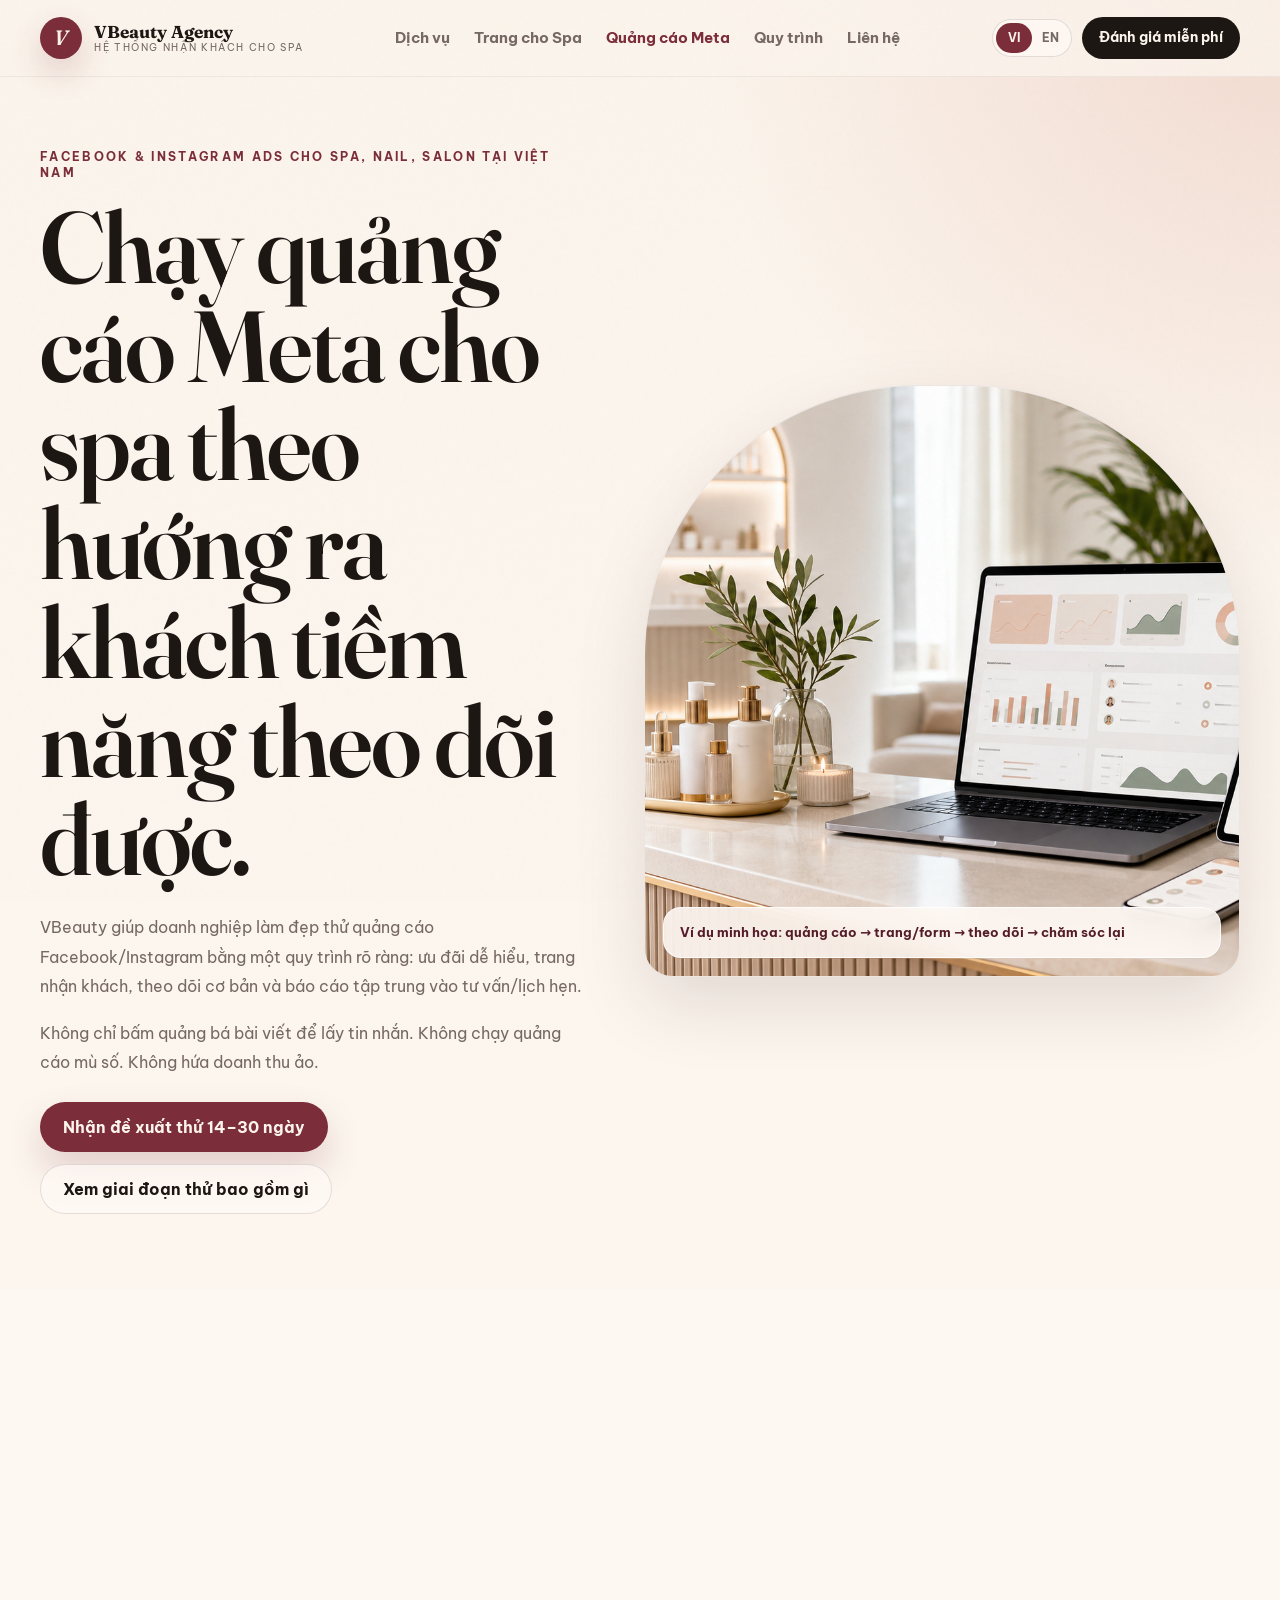
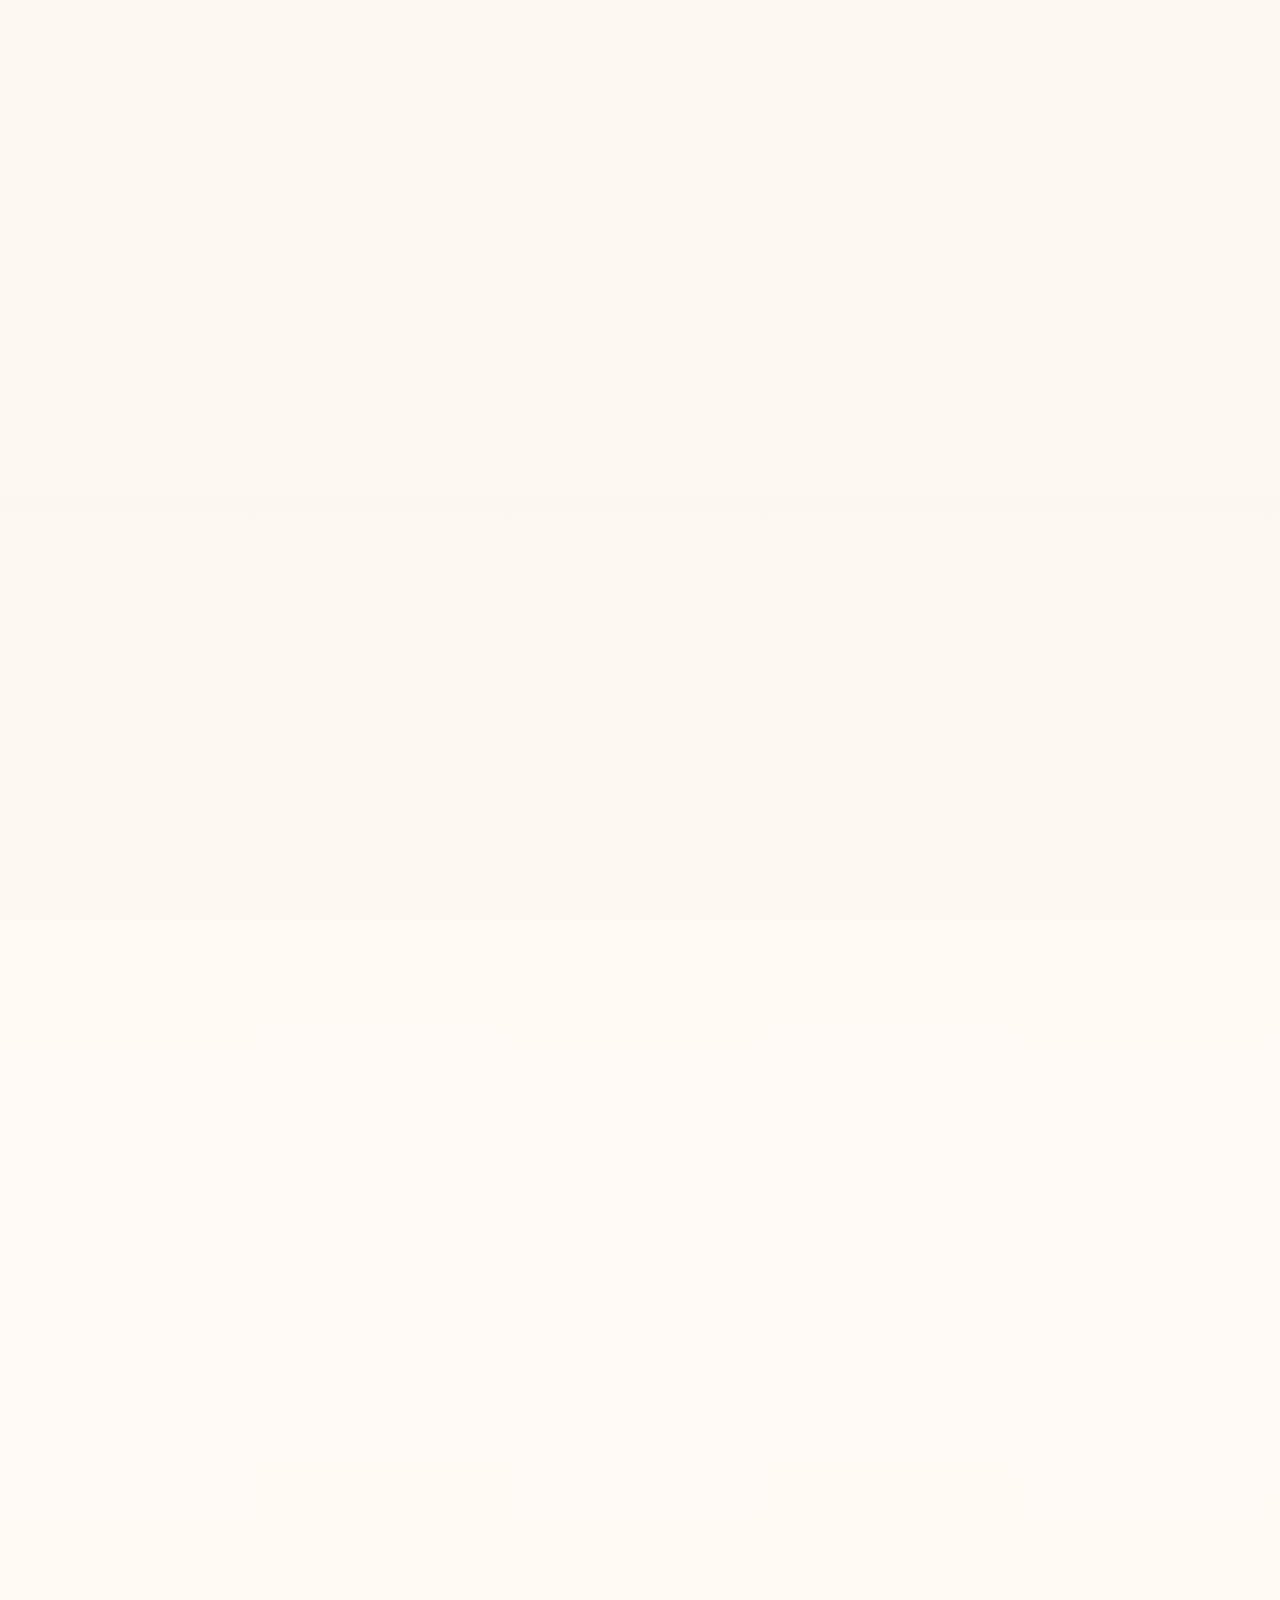
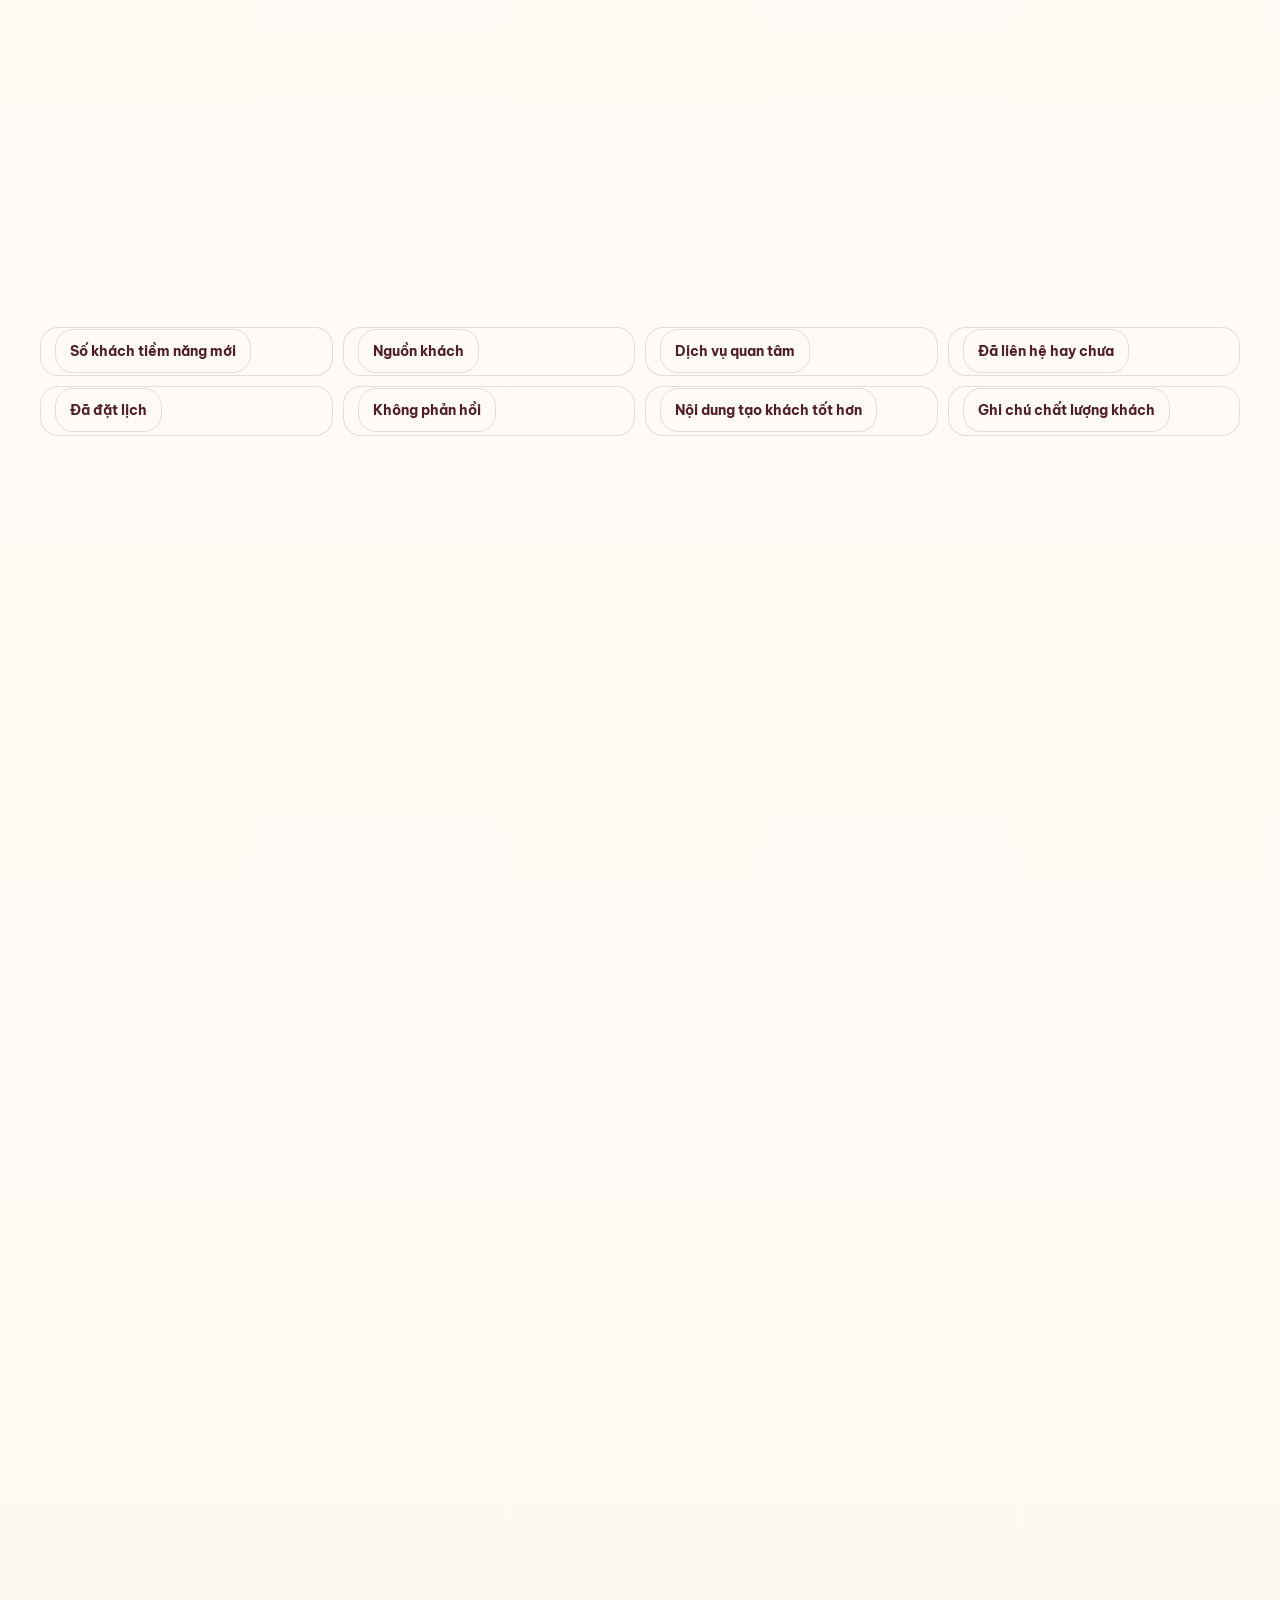
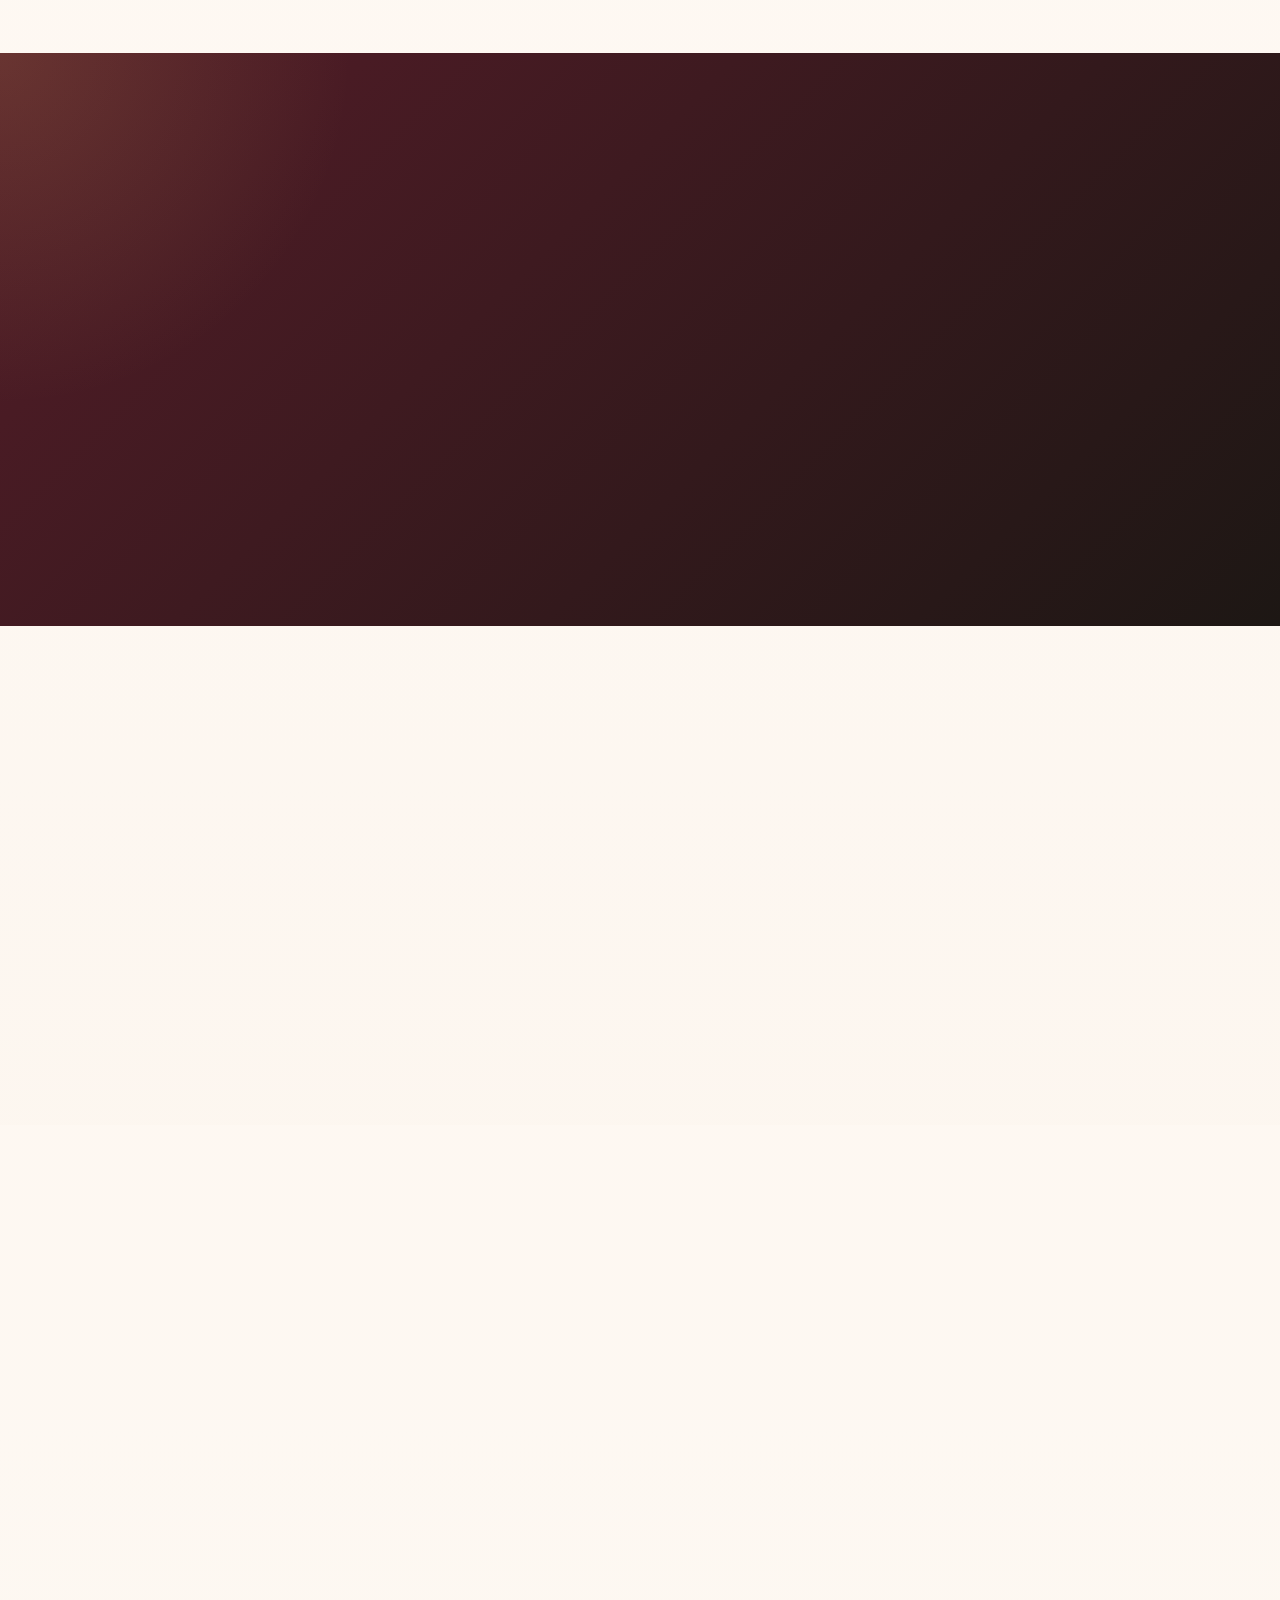
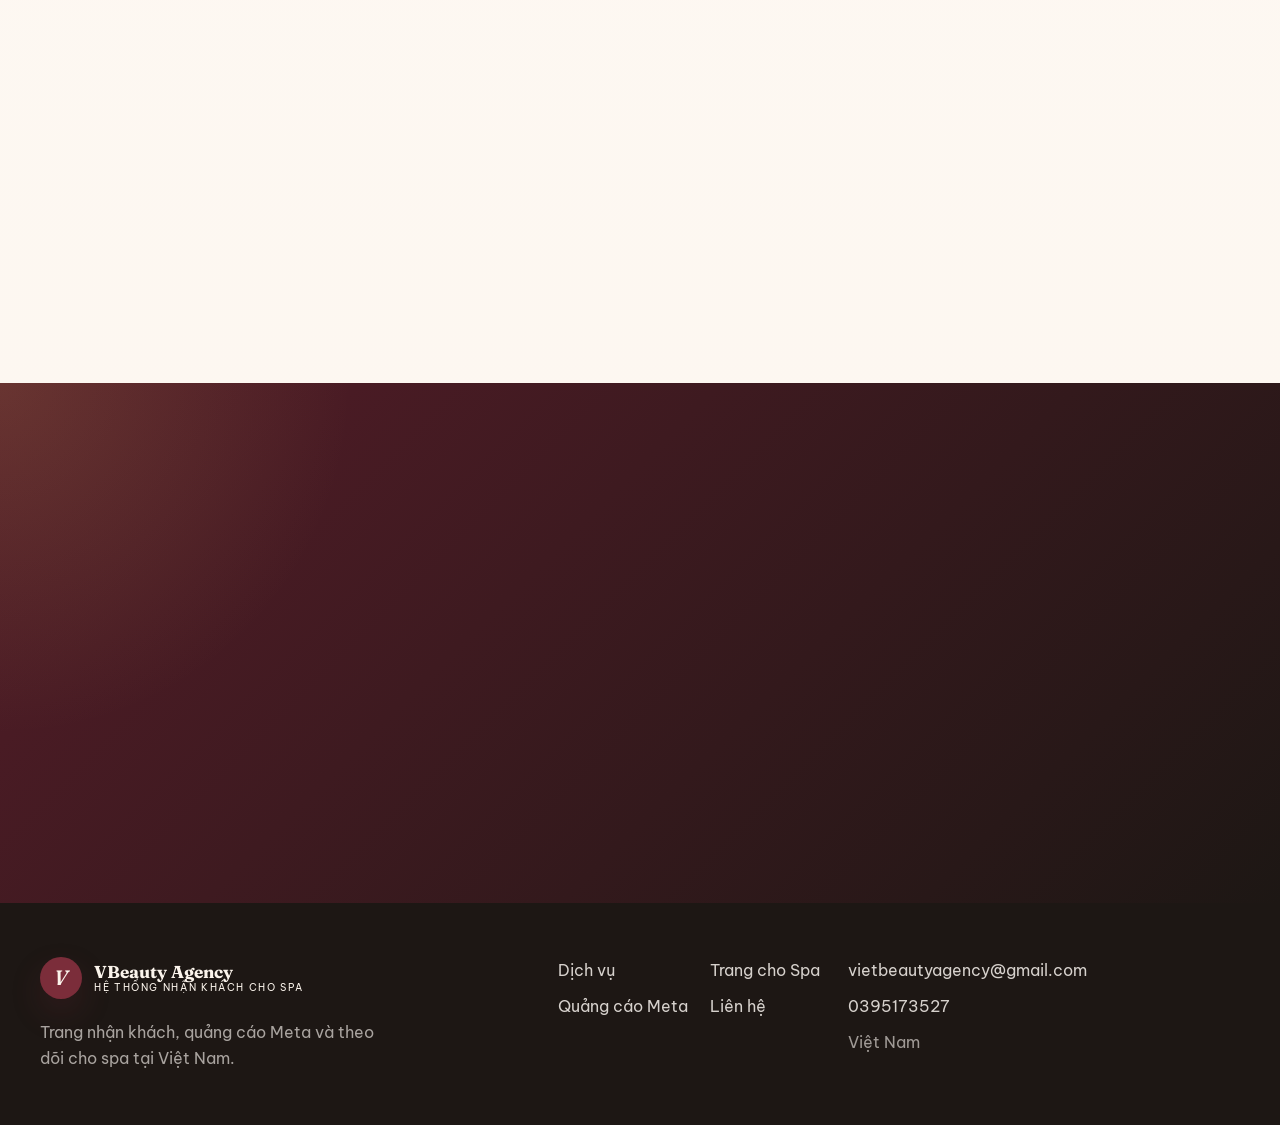
<file: quang-cao-spa/index.html>
<!doctype html>
<html lang="vi">
  <head>
    <meta charset="utf-8">
    <meta name="viewport" content="width=device-width, initial-scale=1">
    <meta http-equiv="refresh" content="0; url=../meta-ads-cho-spa/">
    <title>Đang chuyển đến Meta Ads Pilot cho Spa | VBeauty Agency</title>
    <link rel="canonical" href="../meta-ads-cho-spa/">
    <link rel="stylesheet" href="../styles.css">
  </head>
  <body>
    <main class="redirect-page">
      <a class="brand" href="../meta-ads-cho-spa/">
        <span class="brand-mark">V</span>
        <span>
          <strong>VBeauty Agency</strong>
          <small>Hệ thống nhận khách cho spa</small>
        </span>
      </a>
      <p>Trang này đã được chuyển sang route mới.</p>
      <a class="btn btn-primary" href="../meta-ads-cho-spa/">Mở trang Meta Ads Pilot</a>
    </main>
  </body>
</html>
</file>
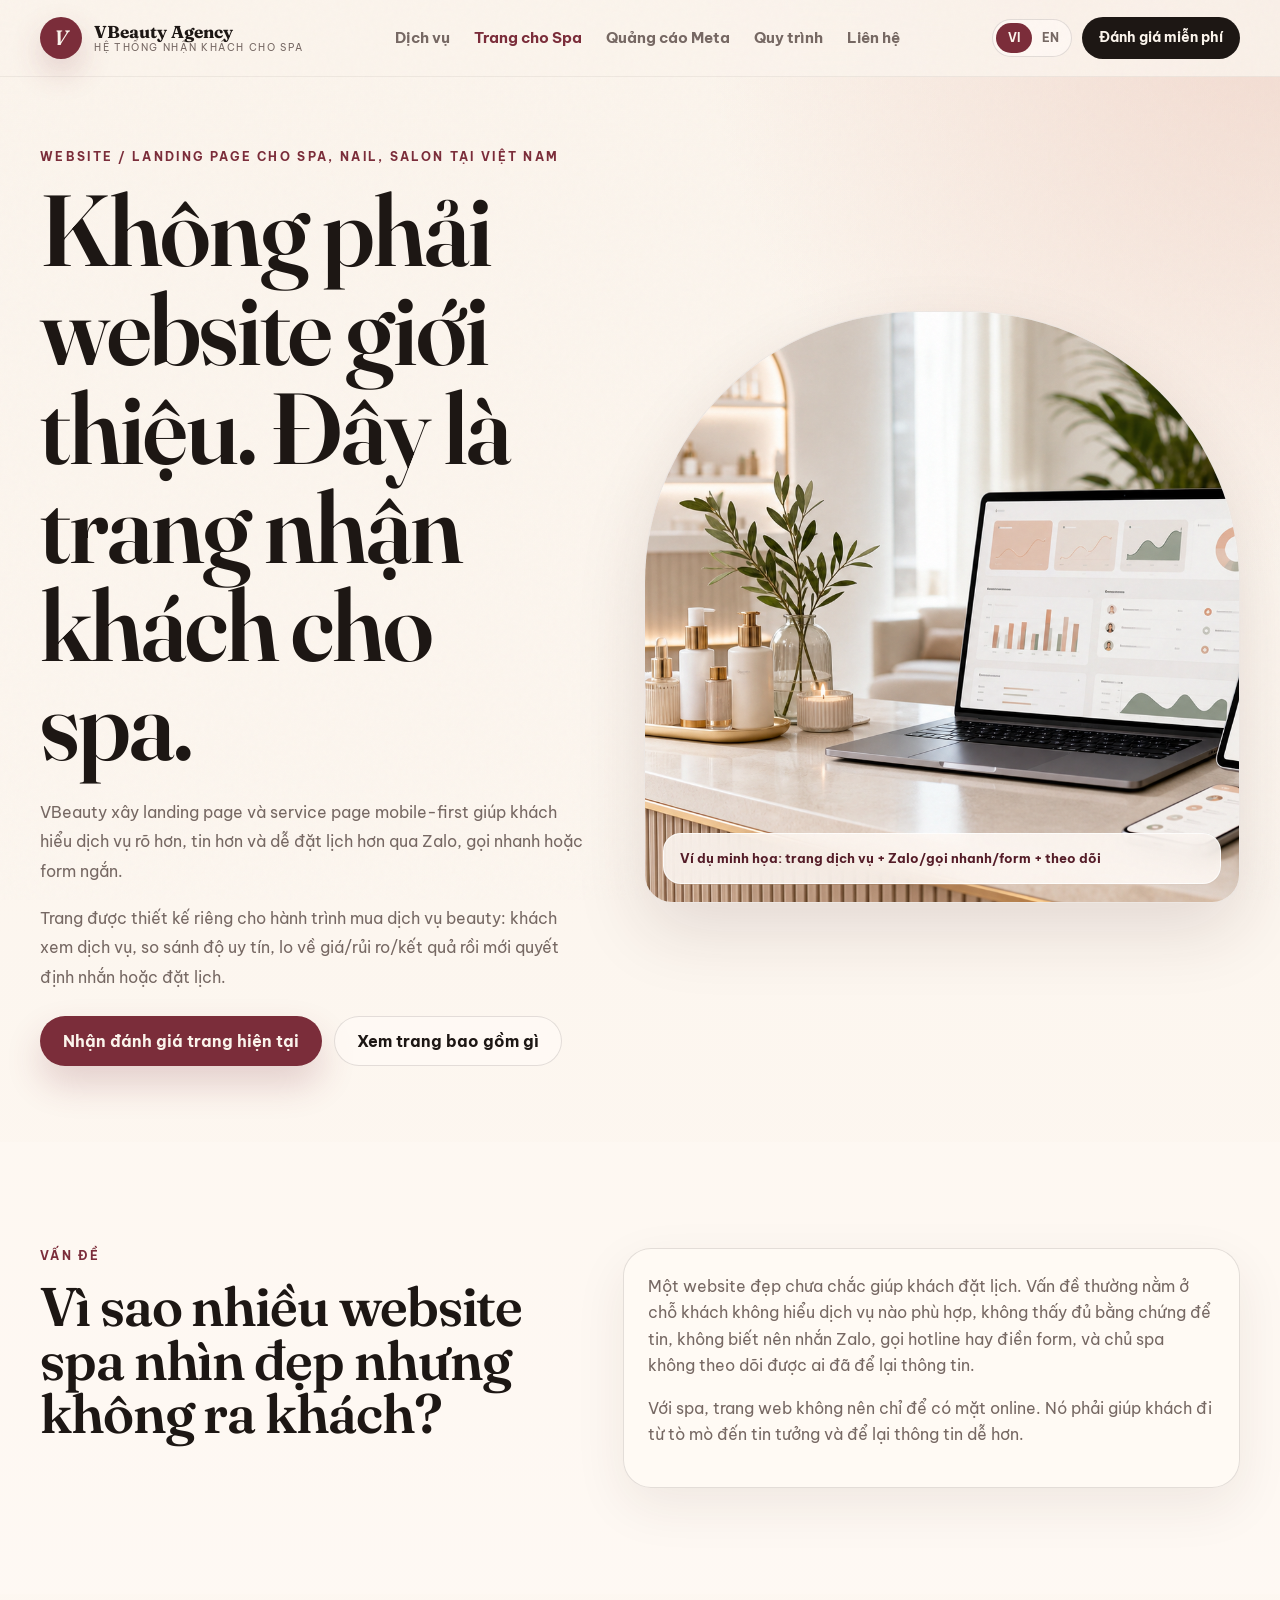
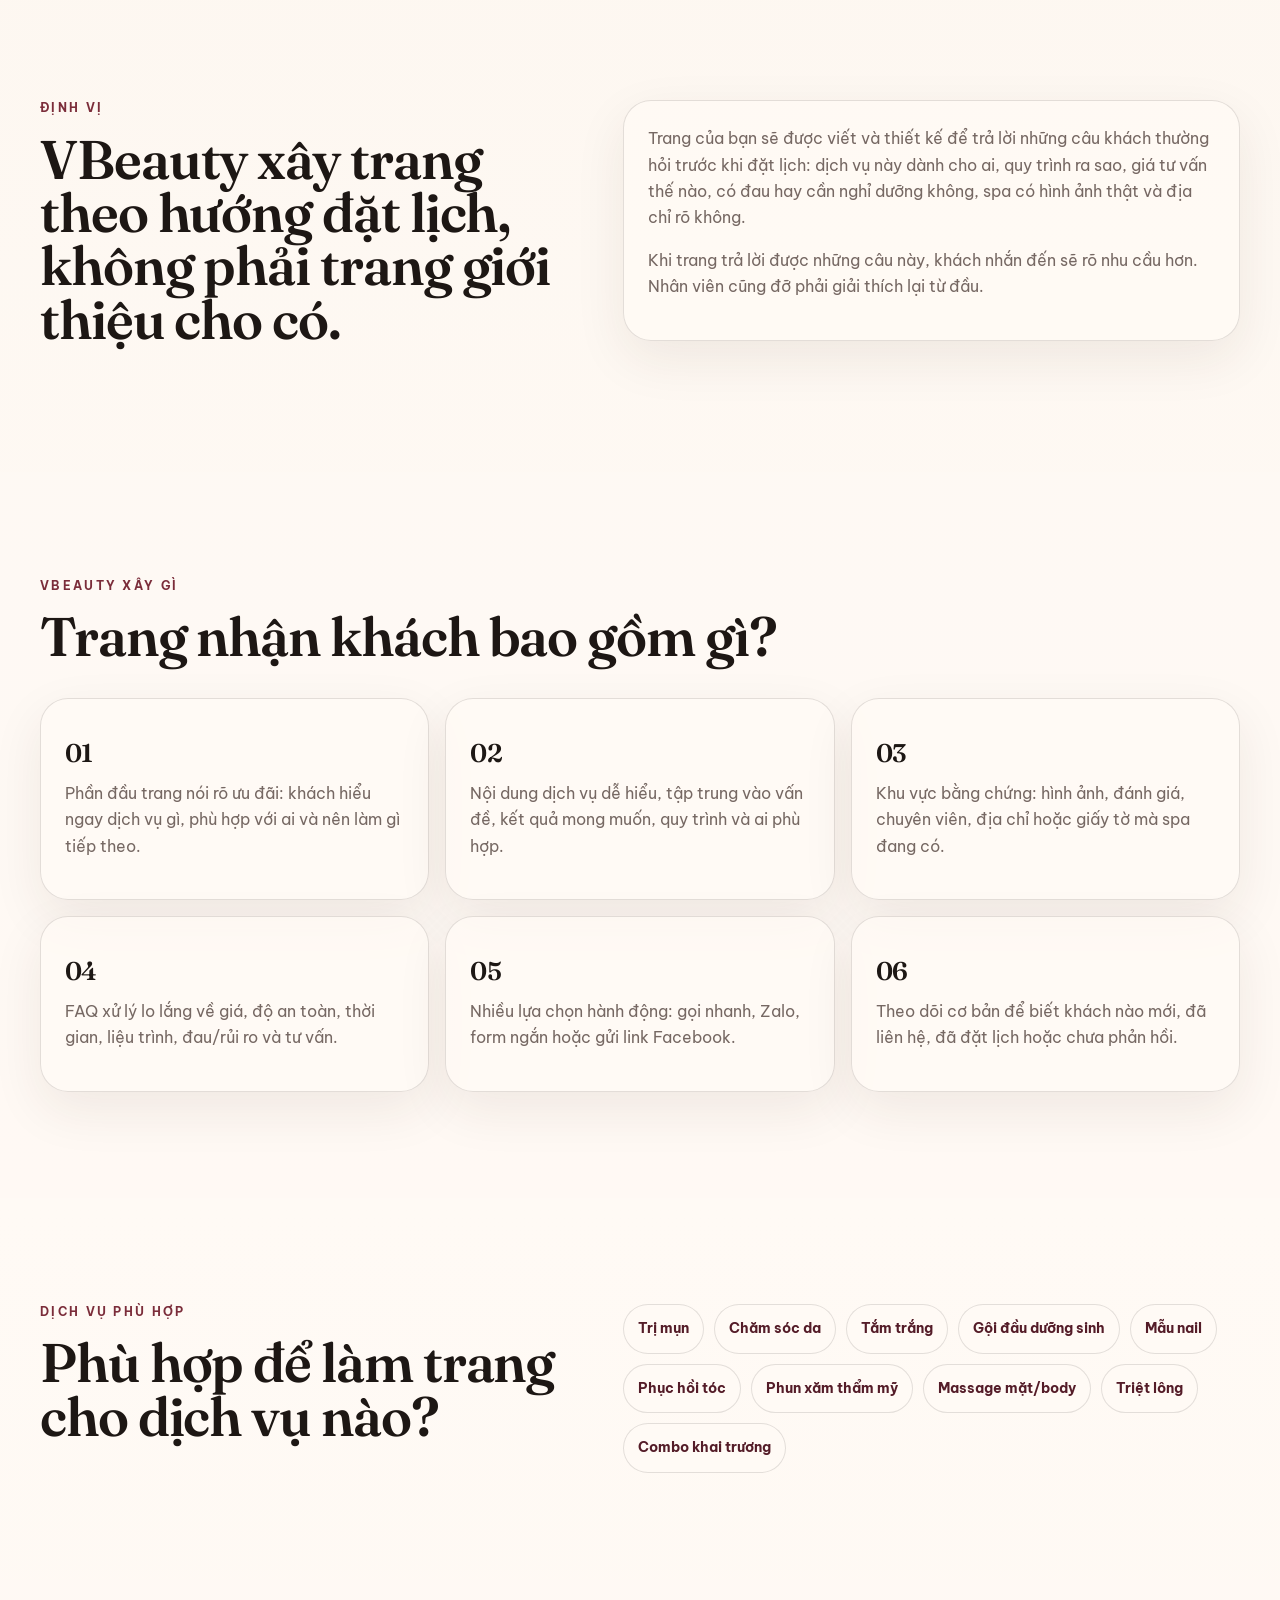
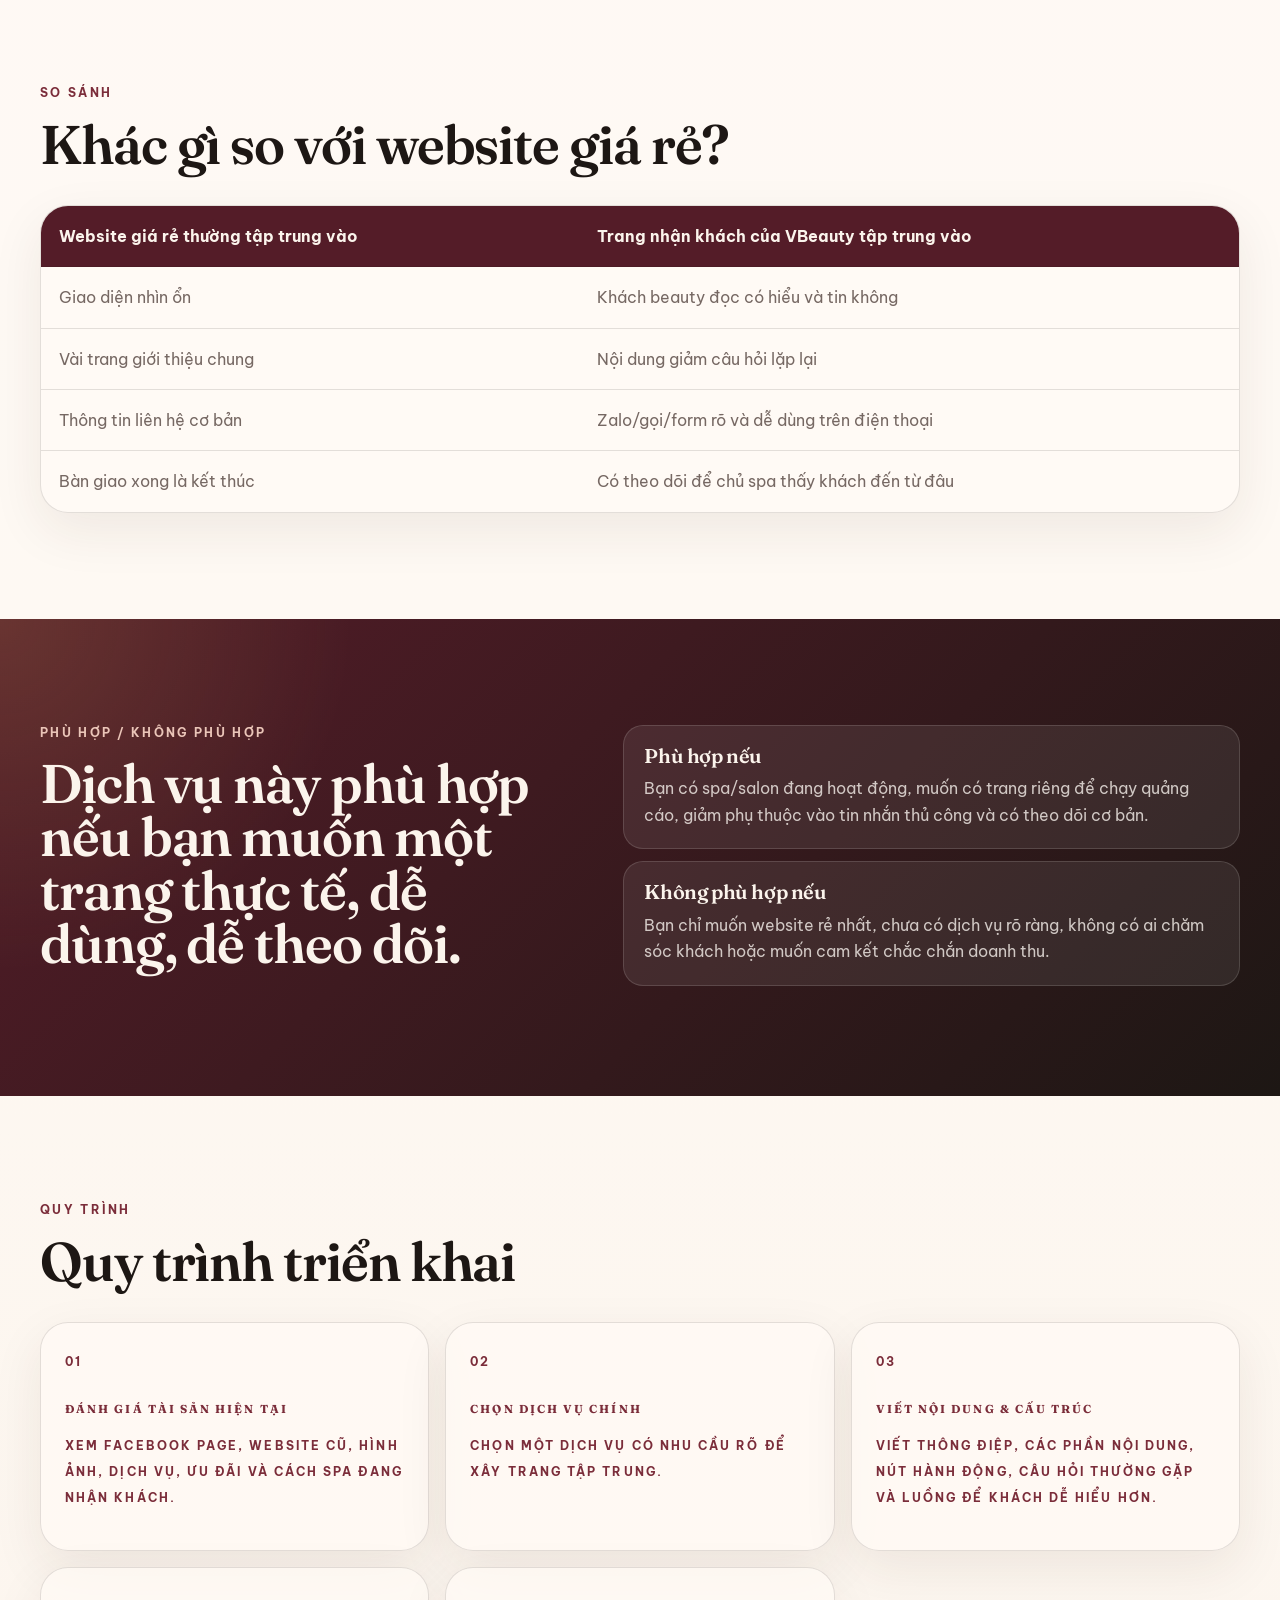
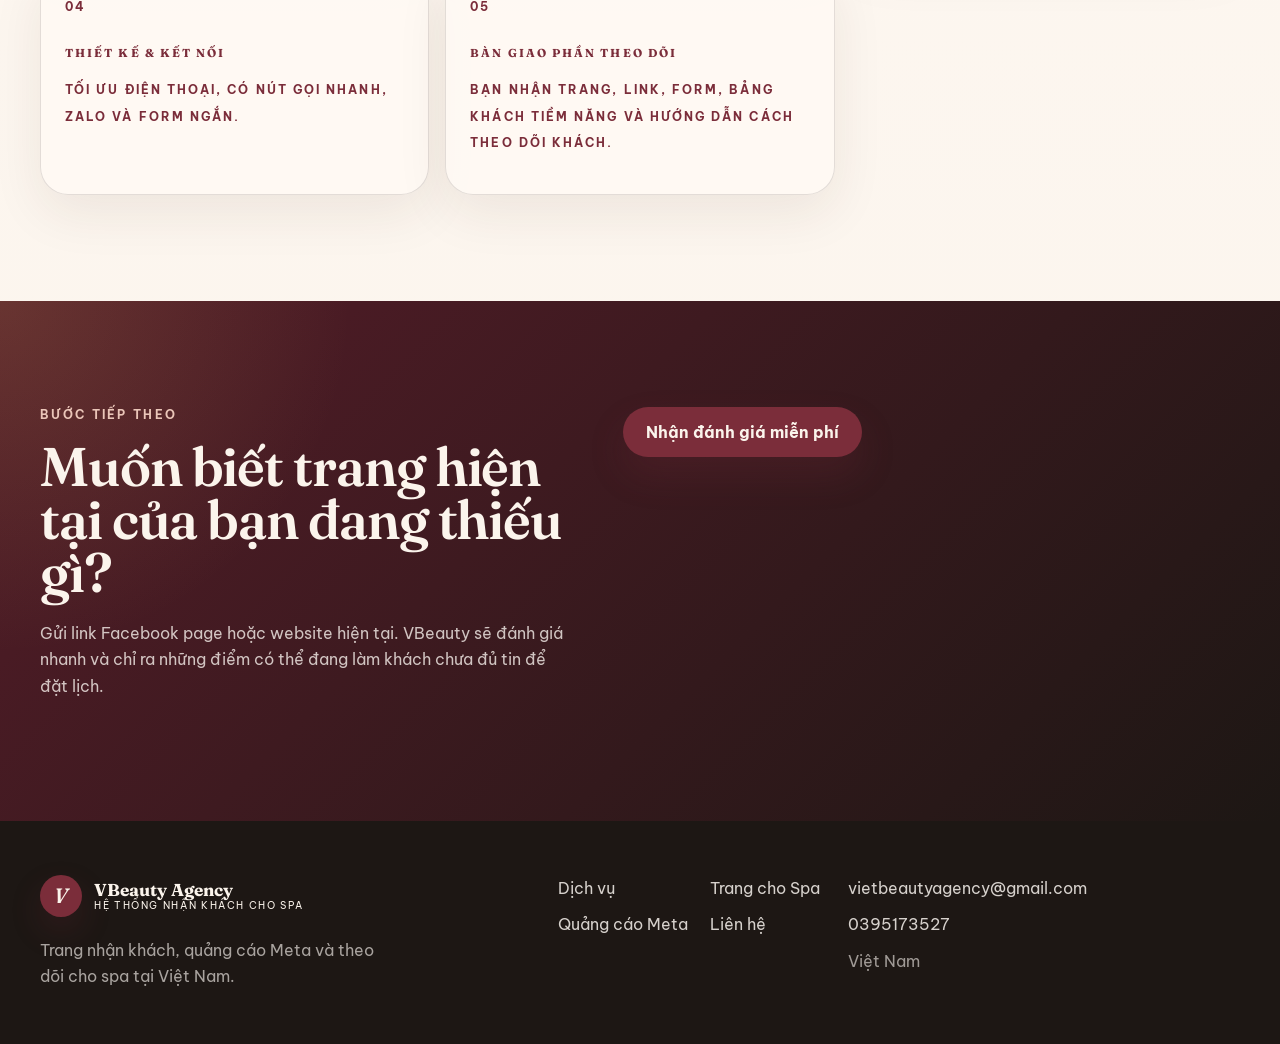
<file: website-cho-spa/index.html>
<!doctype html>
<html lang="vi" data-lang="vi">
  <head>
    <meta charset="utf-8">
    <meta name="viewport" content="width=device-width, initial-scale=1">
    <title data-vi="Trang nhận khách cho Spa | VBeauty Agency" data-en="Spa Client Intake Pages | VBeauty Agency">Trang nhận khách cho Spa | VBeauty Agency</title>
    <meta
      name="description"
      content="VBeauty xây website, landing page và service page mobile-first cho spa, nail salon, hair salon và beauty studio để khách dễ hiểu dịch vụ và đặt lịch hơn."
    >
    <meta name="theme-color" content="#fbf4ec">
    <meta property="og:type" content="website">
    <meta property="og:title" content="Trang nhận khách cho Spa | VBeauty Agency">
    <meta property="og:description" content="Không phải website giới thiệu chung chung. Đây là trang nhận khách giúp spa tăng niềm tin, form, Zalo/gọi nhanh và theo dõi.">
    <meta property="og:image" content="../assets/hero-beauty-agency.png">
    <link rel="icon" href="../assets/favicon.svg" type="image/svg+xml">
    <link rel="preconnect" href="https://fonts.googleapis.com">
    <link rel="preconnect" href="https://fonts.gstatic.com" crossorigin>
    <link href="https://fonts.googleapis.com/css2?family=Be+Vietnam+Pro:wght@400;500;600;700&family=Fraunces:opsz,wght@9..144,400;9..144,500;9..144,600;9..144,700&display=swap" rel="stylesheet">
    <link rel="stylesheet" href="../styles.css">
  </head>
  <body>
    <a class="skip-link" href="#main">
      <span data-lang-block="vi">Bỏ qua đến nội dung chính</span>
      <span data-lang-block="en">Skip to main content</span>
    </a>

    <header class="site-header" id="top">
      <div class="container nav-shell">
        <a class="brand" href="../" aria-label="VBeauty Agency">
          <span class="brand-mark">V</span>
          <span>
            <strong>VBeauty Agency</strong>
            <small>
              <span data-lang-block="vi">Hệ thống nhận khách cho spa</span>
              <span data-lang-block="en">Beauty Booking Systems</span>
            </small>
          </span>
        </a>

        <button class="menu-toggle" type="button" aria-expanded="false" aria-controls="main-nav" aria-label="Open menu">
          <span></span>
          <span></span>
        </button>

        <nav class="main-nav" id="main-nav" aria-label="Main navigation">
          <a href="../#services"><span data-lang-block="vi">Dịch vụ</span><span data-lang-block="en">Services</span></a>
          <a href="../website-cho-spa/" aria-current="page"><span data-lang-block="vi">Trang cho Spa</span><span data-lang-block="en">Spa Website</span></a>
          <a href="../meta-ads-cho-spa/"><span data-lang-block="vi">Quảng cáo Meta</span><span data-lang-block="en">Meta Ads</span></a>
          <a href="../#process"><span data-lang-block="vi">Quy trình</span><span data-lang-block="en">Process</span></a>
          <a href="../#contact"><span data-lang-block="vi">Liên hệ</span><span data-lang-block="en">Contact</span></a>
        </nav>

        <div class="header-actions">
          <div class="lang-switch" aria-label="Language switcher">
            <button type="button" data-set-lang="vi">VI</button>
            <button type="button" data-set-lang="en">EN</button>
          </div>
          <a class="btn btn-dark btn-small" href="../#contact">
            <span data-lang-block="vi">Đánh giá miễn phí</span>
            <span data-lang-block="en">Free review</span>
          </a>
        </div>
      </div>
    </header>

    <main id="main">
      <section class="page-hero">
        <div class="container page-hero-grid">
          <div class="page-copy reveal">
            <p class="eyebrow">
              <span data-lang-block="vi">Website / Landing Page cho Spa, Nail, Salon tại Việt Nam</span>
              <span data-lang-block="en">Websites / Landing Pages for spas, nails and salons</span>
            </p>
            <h1 class="display">
              <span data-lang-block="vi">Không phải website giới thiệu. Đây là trang nhận khách cho spa.</span>
              <span data-lang-block="en">Not a brochure website. A client intake page for your spa.</span>
            </h1>
            <p class="lead">
              <span data-lang-block="vi">VBeauty xây landing page và service page mobile-first giúp khách hiểu dịch vụ rõ hơn, tin hơn và dễ đặt lịch hơn qua Zalo, gọi nhanh hoặc form ngắn.</span>
              <span data-lang-block="en">VBeauty builds mobile-first landing pages and service pages that help clients understand, trust and book through Zalo, quick call or a short form.</span>
            </p>
            <p class="lead lead-tight">
              <span data-lang-block="vi">Trang được thiết kế riêng cho hành trình mua dịch vụ beauty: khách xem dịch vụ, so sánh độ uy tín, lo về giá/rủi ro/kết quả rồi mới quyết định nhắn hoặc đặt lịch.</span>
              <span data-lang-block="en">The page is built around the beauty buying journey: people check the service, trust, price, risk and expected outcome before messaging or booking.</span>
            </p>
            <div class="button-row">
              <a class="btn btn-primary" href="../#contact"><span data-lang-block="vi">Nhận đánh giá trang hiện tại</span><span data-lang-block="en">Review my current page</span></a>
              <a class="btn btn-ghost" href="#deliverables"><span data-lang-block="vi">Xem trang bao gồm gì</span><span data-lang-block="en">See what is included</span></a>
            </div>
          </div>
          <figure class="page-media reveal delay-2">
            <img src="../assets/hero-beauty-agency.png" alt="Premium spa interior with website and booking dashboard mockup">
            <figcaption class="media-note">
              <span data-lang-block="vi">Ví dụ minh họa: trang dịch vụ + Zalo/gọi nhanh/form + theo dõi</span>
              <span data-lang-block="en">Illustrative example: service page + Zalo/call/form + tracking</span>
            </figcaption>
          </figure>
        </div>
      </section>

      <section class="section surface">
        <div class="container split-grid">
          <div class="reveal">
            <p class="eyebrow"><span data-lang-block="vi">Vấn đề</span><span data-lang-block="en">The problem</span></p>
            <h2 class="display-sm"><span data-lang-block="vi">Vì sao nhiều website spa nhìn đẹp nhưng không ra khách?</span><span data-lang-block="en">Why do many spa websites look nice but fail to bring clients?</span></h2>
          </div>
          <div class="text-panel reveal delay-1">
            <p><span data-lang-block="vi">Một website đẹp chưa chắc giúp khách đặt lịch. Vấn đề thường nằm ở chỗ khách không hiểu dịch vụ nào phù hợp, không thấy đủ bằng chứng để tin, không biết nên nhắn Zalo, gọi hotline hay điền form, và chủ spa không theo dõi được ai đã để lại thông tin.</span><span data-lang-block="en">A beautiful website does not always help people book. The issue is often unclear service fit, weak trust signals, unclear contact actions and no tracking for submitted leads.</span></p>
            <p><span data-lang-block="vi">Với spa, trang web không nên chỉ để có mặt online. Nó phải giúp khách đi từ tò mò đến tin tưởng và để lại thông tin dễ hơn.</span><span data-lang-block="en">For spas, the page should not only exist online. It should move clients from curiosity to trust and make leaving details easy.</span></p>
          </div>
        </div>
      </section>

      <section class="section">
        <div class="container split-grid">
          <div class="reveal">
            <p class="eyebrow"><span data-lang-block="vi">Định vị</span><span data-lang-block="en">Positioning</span></p>
            <h2 class="display-sm"><span data-lang-block="vi">VBeauty xây trang theo hướng đặt lịch, không phải trang giới thiệu cho có.</span><span data-lang-block="en">VBeauty builds booking-focused pages, not brochures.</span></h2>
          </div>
          <div class="text-panel reveal delay-1">
            <p><span data-lang-block="vi">Trang của bạn sẽ được viết và thiết kế để trả lời những câu khách thường hỏi trước khi đặt lịch: dịch vụ này dành cho ai, quy trình ra sao, giá tư vấn thế nào, có đau hay cần nghỉ dưỡng không, spa có hình ảnh thật và địa chỉ rõ không.</span><span data-lang-block="en">Your page is written and designed to answer what clients ask before booking: who the service is for, how it works, pricing guidance, risk or recovery, real images and location trust.</span></p>
            <p><span data-lang-block="vi">Khi trang trả lời được những câu này, khách nhắn đến sẽ rõ nhu cầu hơn. Nhân viên cũng đỡ phải giải thích lại từ đầu.</span><span data-lang-block="en">When the page answers those questions, incoming clients are clearer. Your team also spends less time repeating basics.</span></p>
          </div>
        </div>
      </section>

      <section class="section surface" id="deliverables">
        <div class="container">
          <div class="section-kicker reveal">
            <p class="eyebrow"><span data-lang-block="vi">VBeauty xây gì</span><span data-lang-block="en">What we build</span></p>
            <h2 class="display-sm"><span data-lang-block="vi">Trang nhận khách bao gồm gì?</span><span data-lang-block="en">What does a client intake page include?</span></h2>
          </div>
          <div class="cards-grid">
            <article class="info-card reveal"><h3>01</h3><p><span data-lang-block="vi">Phần đầu trang nói rõ ưu đãi: khách hiểu ngay dịch vụ gì, phù hợp với ai và nên làm gì tiếp theo.</span><span data-lang-block="en">A clear hero: what the service is, who it fits and what the client should do next.</span></p></article>
            <article class="info-card reveal delay-1"><h3>02</h3><p><span data-lang-block="vi">Nội dung dịch vụ dễ hiểu, tập trung vào vấn đề, kết quả mong muốn, quy trình và ai phù hợp.</span><span data-lang-block="en">Service content that explains the problem, desired outcome, process and fit.</span></p></article>
            <article class="info-card reveal delay-2"><h3>03</h3><p><span data-lang-block="vi">Khu vực bằng chứng: hình ảnh, đánh giá, chuyên viên, địa chỉ hoặc giấy tờ mà spa đang có.</span><span data-lang-block="en">Trust proof area: images, reviews, staff, address or proof your spa already has.</span></p></article>
            <article class="info-card reveal"><h3>04</h3><p><span data-lang-block="vi">FAQ xử lý lo lắng về giá, độ an toàn, thời gian, liệu trình, đau/rủi ro và tư vấn.</span><span data-lang-block="en">FAQ that handles price, safety, timing, treatment plan, discomfort, risk and consultation questions.</span></p></article>
            <article class="info-card reveal delay-1"><h3>05</h3><p><span data-lang-block="vi">Nhiều lựa chọn hành động: gọi nhanh, Zalo, form ngắn hoặc gửi link Facebook.</span><span data-lang-block="en">Multiple actions: quick call, Zalo, short form or Facebook link.</span></p></article>
            <article class="info-card reveal delay-2"><h3>06</h3><p><span data-lang-block="vi">Theo dõi cơ bản để biết khách nào mới, đã liên hệ, đã đặt lịch hoặc chưa phản hồi.</span><span data-lang-block="en">Basic tracking for new, contacted, booked and no-response leads.</span></p></article>
          </div>
        </div>
      </section>

      <section class="section">
        <div class="container split-grid">
          <div class="reveal">
            <p class="eyebrow"><span data-lang-block="vi">Dịch vụ phù hợp</span><span data-lang-block="en">Use cases</span></p>
            <h2 class="display-sm"><span data-lang-block="vi">Phù hợp để làm trang cho dịch vụ nào?</span><span data-lang-block="en">Which services can this page support?</span></h2>
          </div>
          <div class="tag-cloud reveal delay-1">
            <span>Trị mụn</span><span>Chăm sóc da</span><span>Tắm trắng</span><span>Gội đầu dưỡng sinh</span><span>Mẫu nail</span><span>Phục hồi tóc</span><span>Phun xăm thẩm mỹ</span><span>Massage mặt/body</span><span>Triệt lông</span><span>Combo khai trương</span>
          </div>
        </div>
      </section>

      <section class="section surface">
        <div class="container">
          <div class="section-kicker reveal">
            <p class="eyebrow"><span data-lang-block="vi">So sánh</span><span data-lang-block="en">Comparison</span></p>
            <h2 class="display-sm"><span data-lang-block="vi">Khác gì so với website giá rẻ?</span><span data-lang-block="en">How is this different from a cheap website?</span></h2>
          </div>
          <div class="table-wrap reveal">
            <table>
              <thead>
                <tr><th><span data-lang-block="vi">Website giá rẻ thường tập trung vào</span><span data-lang-block="en">Cheap websites often focus on</span></th><th><span data-lang-block="vi">Trang nhận khách của VBeauty tập trung vào</span><span data-lang-block="en">VBeauty client intake pages focus on</span></th></tr>
              </thead>
              <tbody>
                <tr><td><span data-lang-block="vi">Giao diện nhìn ổn</span><span data-lang-block="en">A decent-looking interface</span></td><td><span data-lang-block="vi">Khách beauty đọc có hiểu và tin không</span><span data-lang-block="en">Whether beauty clients understand and trust it</span></td></tr>
                <tr><td><span data-lang-block="vi">Vài trang giới thiệu chung</span><span data-lang-block="en">A few generic intro pages</span></td><td><span data-lang-block="vi">Nội dung giảm câu hỏi lặp lại</span><span data-lang-block="en">Content that reduces repeated questions</span></td></tr>
                <tr><td><span data-lang-block="vi">Thông tin liên hệ cơ bản</span><span data-lang-block="en">Basic contact details</span></td><td><span data-lang-block="vi">Zalo/gọi/form rõ và dễ dùng trên điện thoại</span><span data-lang-block="en">Clear Zalo/call/form actions on mobile</span></td></tr>
                <tr><td><span data-lang-block="vi">Bàn giao xong là kết thúc</span><span data-lang-block="en">Handoff and done</span></td><td><span data-lang-block="vi">Có theo dõi để chủ spa thấy khách đến từ đâu</span><span data-lang-block="en">Tracking so the owner can see lead sources</span></td></tr>
              </tbody>
            </table>
          </div>
        </div>
      </section>

      <section class="section band-dark">
        <div class="container split-grid">
          <div class="reveal">
            <p class="eyebrow light"><span data-lang-block="vi">Phù hợp / không phù hợp</span><span data-lang-block="en">Fit / not fit</span></p>
            <h2 class="display-sm"><span data-lang-block="vi">Dịch vụ này phù hợp nếu bạn muốn một trang thực tế, dễ dùng, dễ theo dõi.</span><span data-lang-block="en">This fits if you want a practical page that is easy to use and track.</span></h2>
          </div>
          <div class="option-stack reveal delay-1">
            <article><h3><span data-lang-block="vi">Phù hợp nếu</span><span data-lang-block="en">Good fit if</span></h3><p><span data-lang-block="vi">Bạn có spa/salon đang hoạt động, muốn có trang riêng để chạy quảng cáo, giảm phụ thuộc vào tin nhắn thủ công và có theo dõi cơ bản.</span><span data-lang-block="en">You run an active spa/salon and want a focused page for ads, less manual inbox handling and basic tracking.</span></p></article>
            <article><h3><span data-lang-block="vi">Không phù hợp nếu</span><span data-lang-block="en">Not a fit if</span></h3><p><span data-lang-block="vi">Bạn chỉ muốn website rẻ nhất, chưa có dịch vụ rõ ràng, không có ai chăm sóc khách hoặc muốn cam kết chắc chắn doanh thu.</span><span data-lang-block="en">You only want the cheapest website, have no clear service, no one to follow up or expect guaranteed revenue.</span></p></article>
          </div>
        </div>
      </section>

      <section class="section">
        <div class="container">
          <div class="section-kicker reveal">
            <p class="eyebrow"><span data-lang-block="vi">Quy trình</span><span data-lang-block="en">Process</span></p>
            <h2 class="display-sm"><span data-lang-block="vi">Quy trình triển khai</span><span data-lang-block="en">Implementation process</span></h2>
          </div>
          <div class="process-grid process-grid-wide">
            <article class="process-card reveal"><span>01</span><h3><span data-lang-block="vi">Đánh giá tài sản hiện tại</span><span data-lang-block="en">Review current assets</span></h3><p><span data-lang-block="vi">Xem Facebook page, website cũ, hình ảnh, dịch vụ, ưu đãi và cách spa đang nhận khách.</span><span data-lang-block="en">Review your page, old website, photos, services, offer and intake flow.</span></p></article>
            <article class="process-card reveal delay-1"><span>02</span><h3><span data-lang-block="vi">Chọn dịch vụ chính</span><span data-lang-block="en">Pick core service</span></h3><p><span data-lang-block="vi">Chọn một dịch vụ có nhu cầu rõ để xây trang tập trung.</span><span data-lang-block="en">Choose one clear-demand service for a focused page.</span></p></article>
            <article class="process-card reveal delay-2"><span>03</span><h3><span data-lang-block="vi">Viết nội dung & cấu trúc</span><span data-lang-block="en">Write copy and structure</span></h3><p><span data-lang-block="vi">Viết thông điệp, các phần nội dung, nút hành động, câu hỏi thường gặp và luồng để khách dễ hiểu hơn.</span><span data-lang-block="en">Write the message, sections, CTAs, FAQ and flow.</span></p></article>
            <article class="process-card reveal"><span>04</span><h3><span data-lang-block="vi">Thiết kế & kết nối</span><span data-lang-block="en">Design and connect</span></h3><p><span data-lang-block="vi">Tối ưu điện thoại, có nút gọi nhanh, Zalo và form ngắn.</span><span data-lang-block="en">Optimize mobile, add quick call, Zalo and short form.</span></p></article>
            <article class="process-card reveal delay-1"><span>05</span><h3><span data-lang-block="vi">Bàn giao phần theo dõi</span><span data-lang-block="en">Handoff tracking</span></h3><p><span data-lang-block="vi">Bạn nhận trang, link, form, bảng khách tiềm năng và hướng dẫn cách theo dõi khách.</span><span data-lang-block="en">You receive the page, link, form, lead sheet and tracking guidance.</span></p></article>
          </div>
        </div>
      </section>

      <section class="section band-dark">
        <div class="container split-grid">
          <div class="reveal">
            <p class="eyebrow light"><span data-lang-block="vi">Bước tiếp theo</span><span data-lang-block="en">Next step</span></p>
            <h2 class="display-sm"><span data-lang-block="vi">Muốn biết trang hiện tại của bạn đang thiếu gì?</span><span data-lang-block="en">Want to know what your current page is missing?</span></h2>
            <p><span data-lang-block="vi">Gửi link Facebook page hoặc website hiện tại. VBeauty sẽ đánh giá nhanh và chỉ ra những điểm có thể đang làm khách chưa đủ tin để đặt lịch.</span><span data-lang-block="en">Send your Facebook page or website. VBeauty will review what may be stopping clients from trusting and booking.</span></p>
          </div>
          <div class="reveal delay-1">
            <a class="btn btn-primary" href="../#contact"><span data-lang-block="vi">Nhận đánh giá miễn phí</span><span data-lang-block="en">Get a free review</span></a>
          </div>
        </div>
      </section>
    </main>

    <footer class="site-footer">
      <div class="container footer-grid">
        <div>
          <a class="brand footer-brand" href="../" aria-label="VBeauty Agency">
            <span class="brand-mark">V</span>
            <span>
              <strong>VBeauty Agency</strong>
              <small><span data-lang-block="vi">Hệ thống nhận khách cho spa</span><span data-lang-block="en">Beauty Booking Systems</span></small>
            </span>
          </a>
          <p><span data-lang-block="vi">Trang nhận khách, quảng cáo Meta và theo dõi cho spa tại Việt Nam.</span><span data-lang-block="en">Client intake pages, Meta ads and tracking for beauty businesses in Vietnam.</span></p>
        </div>
        <nav class="footer-links" aria-label="Footer links">
          <a href="../#services"><span data-lang-block="vi">Dịch vụ</span><span data-lang-block="en">Services</span></a>
          <a href="../website-cho-spa/"><span data-lang-block="vi">Trang cho Spa</span><span data-lang-block="en">Spa Website</span></a>
          <a href="../meta-ads-cho-spa/"><span data-lang-block="vi">Quảng cáo Meta</span><span data-lang-block="en">Meta Ads</span></a>
          <a href="../#contact"><span data-lang-block="vi">Liên hệ</span><span data-lang-block="en">Contact</span></a>
        </nav>
        <div class="footer-contact">
          <a href="mailto:vietbeautyagency@gmail.com">vietbeautyagency@gmail.com</a>
          <a href="tel:0395173527">0395173527</a>
          <span><span data-lang-block="vi">Việt Nam</span><span data-lang-block="en">Vietnam</span></span>
        </div>
      </div>
    </footer>

    <script src="../script.js"></script>
  </body>
</html>
</file>
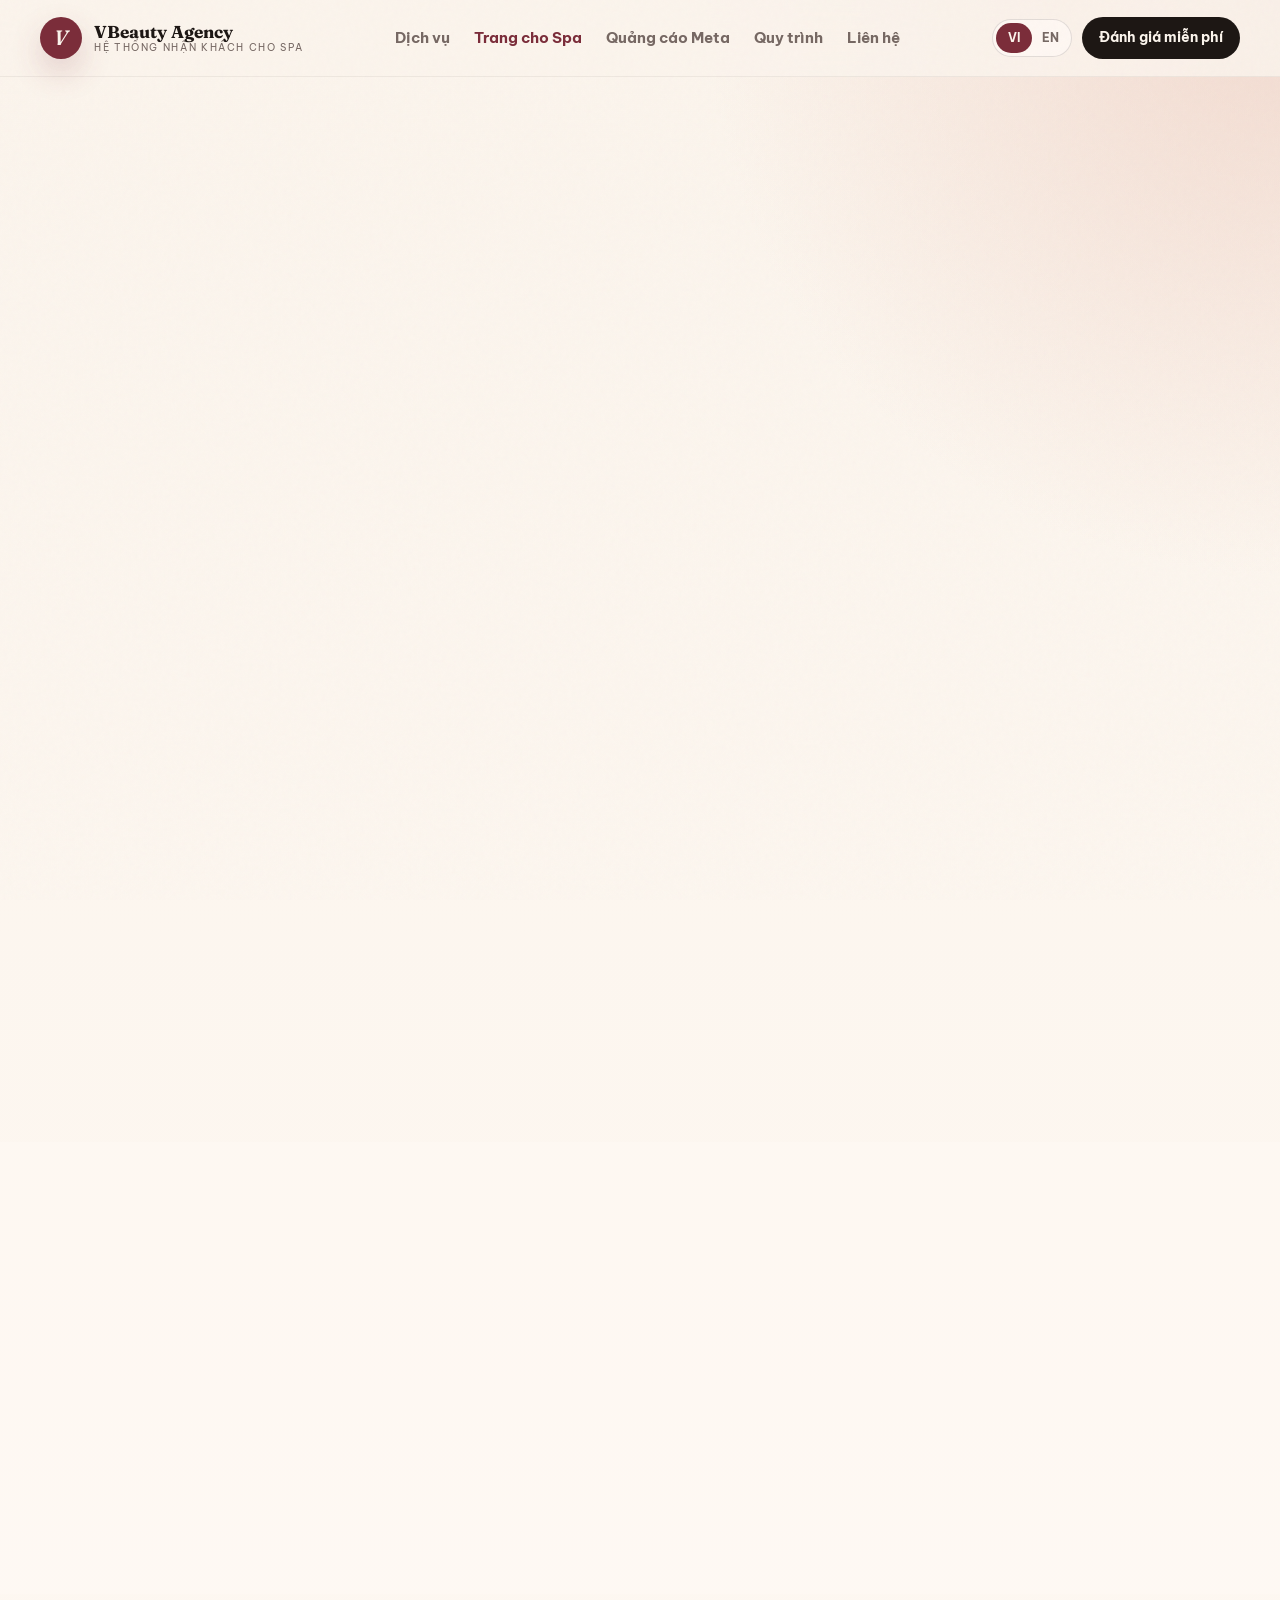
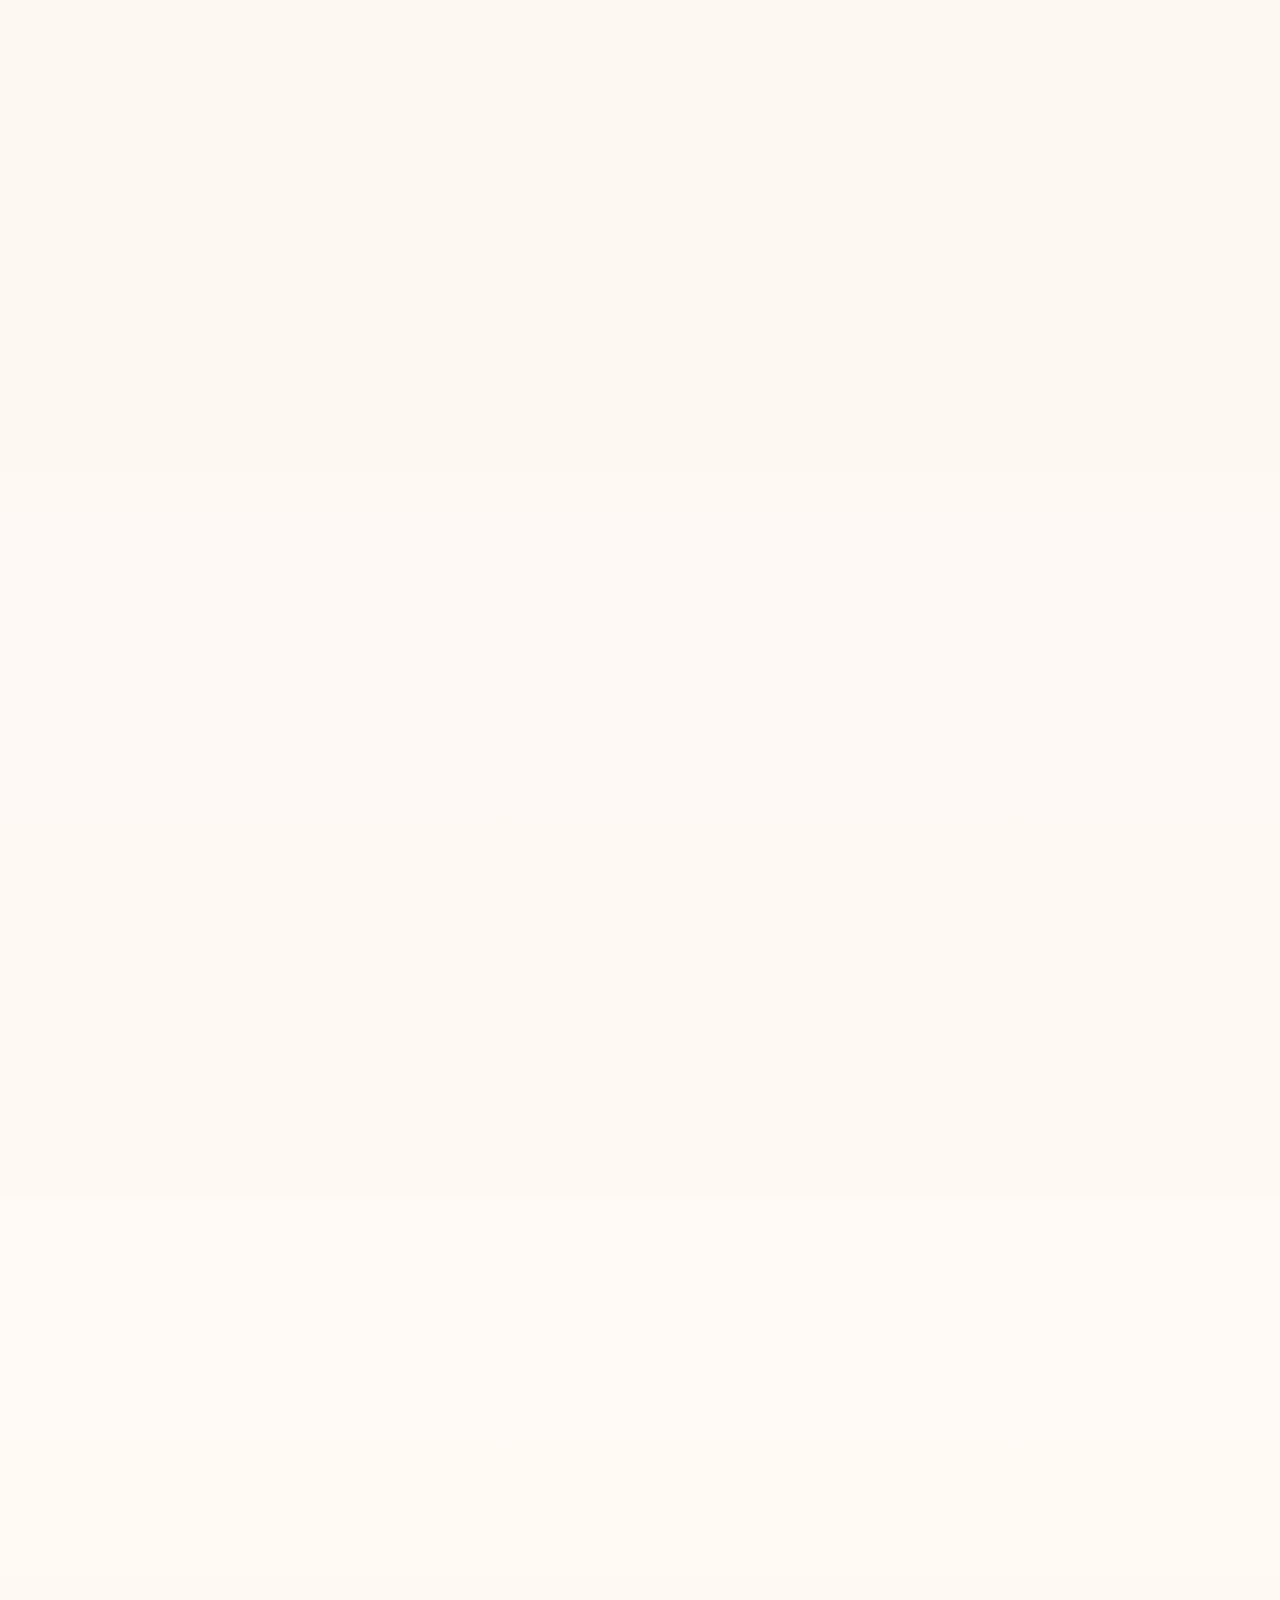
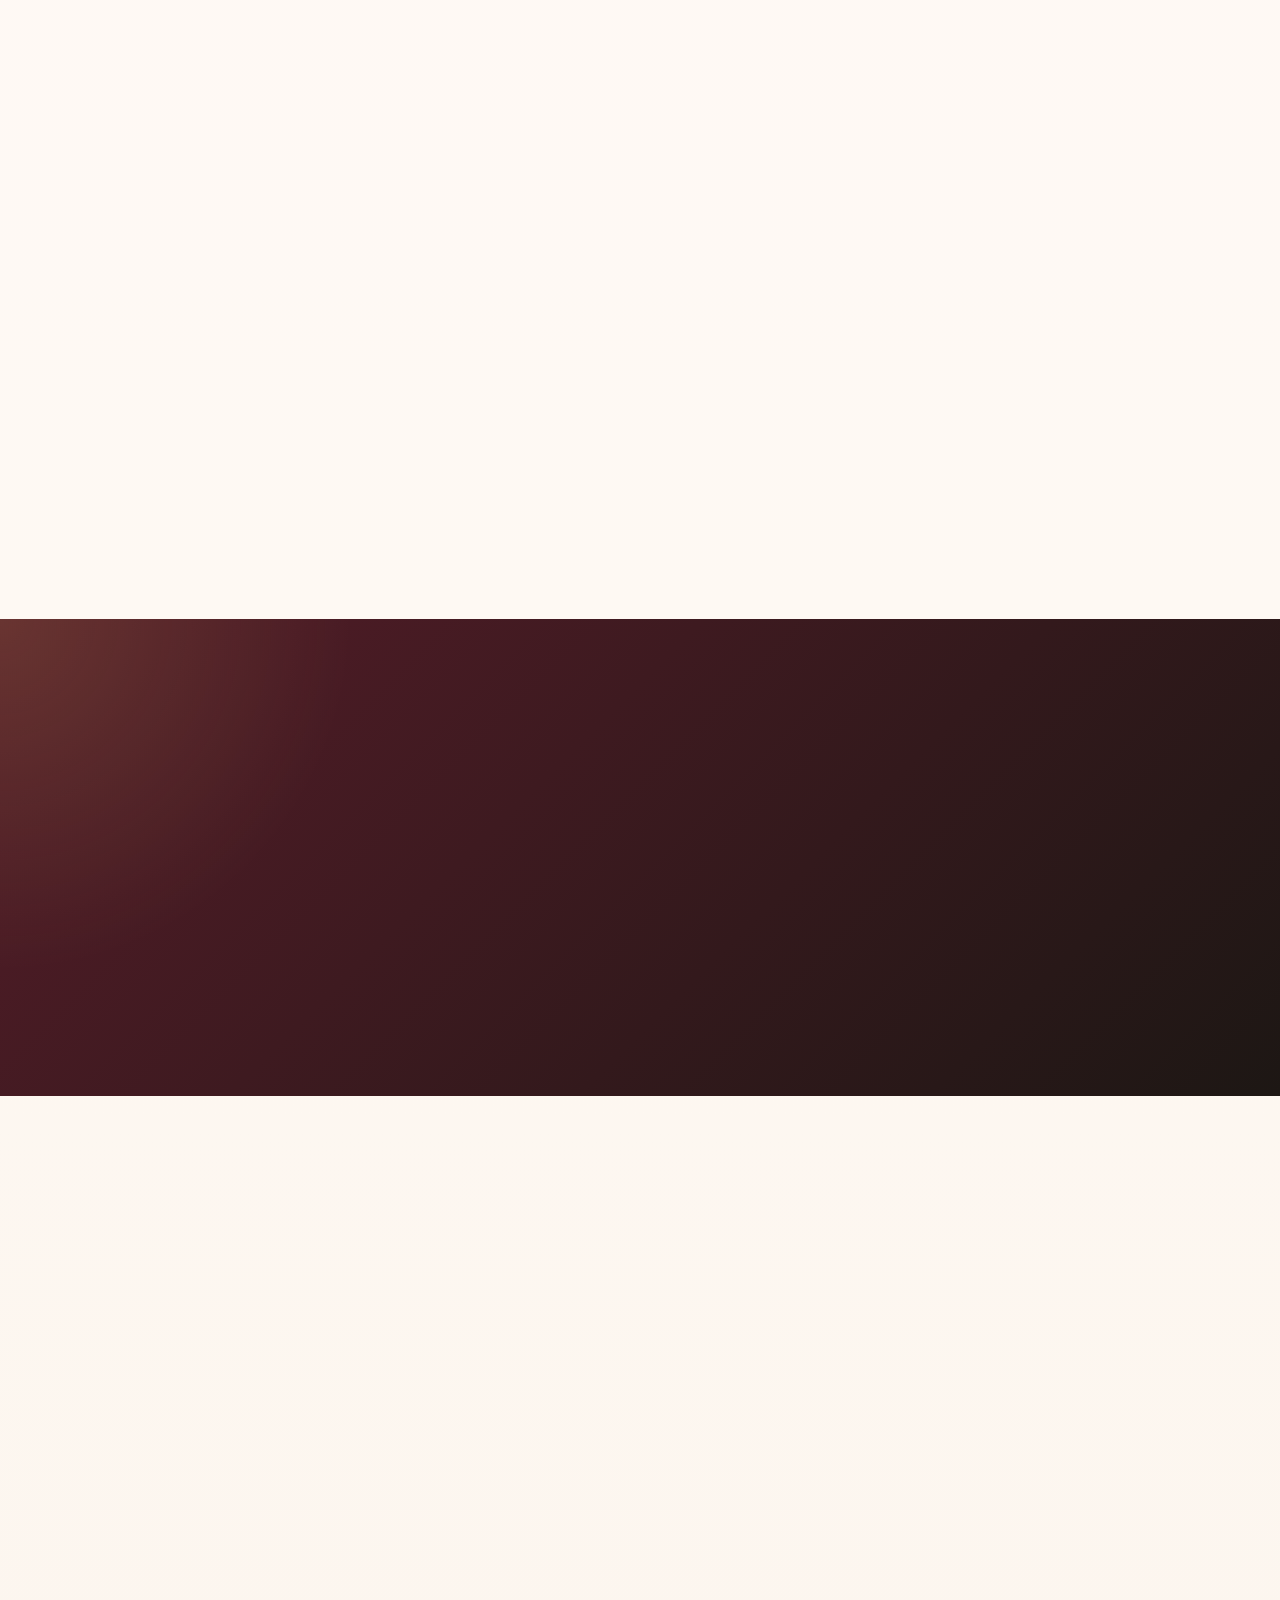
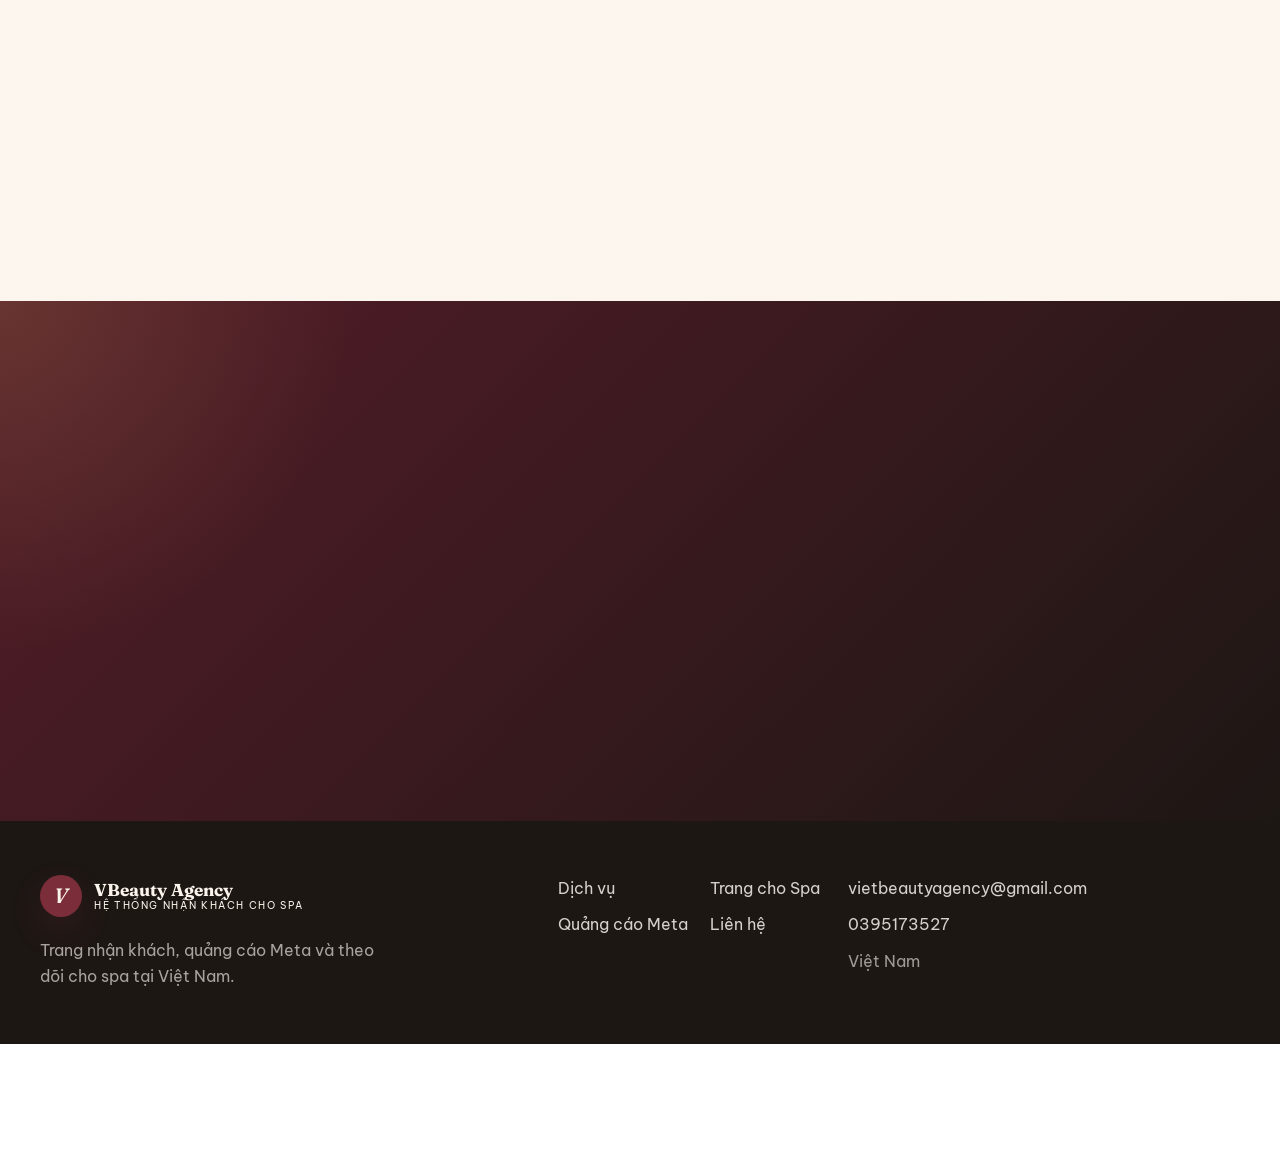
<file: website-spa/index.html>
<!doctype html>
<html lang="vi">
  <head>
    <meta charset="utf-8">
    <meta name="viewport" content="width=device-width, initial-scale=1">
    <meta http-equiv="refresh" content="0; url=../website-cho-spa/">
    <title>Đang chuyển đến trang nhận khách cho Spa | VBeauty Agency</title>
    <link rel="canonical" href="../website-cho-spa/">
    <link rel="stylesheet" href="../styles.css">
  </head>
  <body>
    <main class="redirect-page">
      <a class="brand" href="../website-cho-spa/">
        <span class="brand-mark">V</span>
        <span>
          <strong>VBeauty Agency</strong>
          <small>Hệ thống nhận khách cho spa</small>
        </span>
      </a>
      <p>Trang này đã được chuyển sang route mới.</p>
      <a class="btn btn-primary" href="../website-cho-spa/">Mở trang nhận khách cho Spa</a>
    </main>
  </body>
</html>
</file>
<file: styles.css>
:root {
  --ivory: #fbf4ec;
  --cream: #f1e5d8;
  --paper: #fffaf5;
  --wine: #7b2d3a;
  --wine-deep: #541c28;
  --blush: #eac5b8;
  --gold: #c7a35b;
  --ink: #1d1714;
  --muted: #766863;
  --line: rgba(29, 23, 20, 0.12);
  --shadow: 0 28px 70px rgba(64, 34, 30, 0.13);
  --radius: 28px;
  --container: 1200px;
}

* {
  box-sizing: border-box;
}

html {
  scroll-behavior: smooth;
}

html[data-lang="vi"] [data-lang-block="en"],
html[data-lang="en"] [data-lang-block="vi"] {
  display: none !important;
}

body {
  margin: 0;
  overflow-x: hidden;
  color: var(--ink);
  background:
    radial-gradient(circle at top right, rgba(234, 197, 184, 0.54), transparent 36rem),
    linear-gradient(180deg, var(--ivory), #fffaf5 48%, var(--ivory));
  font-family: "Be Vietnam Pro", "Segoe UI", system-ui, sans-serif;
  font-synthesis: none;
  line-height: 1.65;
}

body::before {
  content: "";
  position: fixed;
  inset: 0;
  z-index: 999;
  pointer-events: none;
  opacity: 0.035;
  background-image: url("data:image/svg+xml,%3Csvg viewBox='0 0 220 220' xmlns='http://www.w3.org/2000/svg'%3E%3Cfilter id='n'%3E%3CfeTurbulence type='fractalNoise' baseFrequency='0.85' numOctaves='3' stitchTiles='stitch'/%3E%3C/filter%3E%3Crect width='100%25' height='100%25' filter='url(%23n)' opacity='0.75'/%3E%3C/svg%3E");
  mix-blend-mode: multiply;
}

body.nav-open {
  overflow: hidden;
}

img {
  display: block;
  max-width: 100%;
}

a {
  color: inherit;
}

button,
input,
select,
textarea {
  font: inherit;
}

button {
  cursor: pointer;
}

.skip-link {
  position: absolute;
  left: -999px;
  top: 14px;
  z-index: 1000;
  padding: 10px 14px;
  border-radius: 999px;
  color: var(--ivory);
  background: var(--wine-deep);
}

.skip-link:focus {
  left: 14px;
}

.container {
  width: min(var(--container), calc(100% - 32px));
  margin: 0 auto;
}

.site-header {
  position: sticky;
  top: 0;
  z-index: 60;
  border-bottom: 1px solid rgba(29, 23, 20, 0.06);
  background: rgba(251, 244, 236, 0.84);
  backdrop-filter: blur(20px);
}

.nav-shell {
  min-height: 76px;
  display: flex;
  align-items: center;
  justify-content: space-between;
  gap: 16px;
}

.brand {
  display: inline-flex;
  align-items: center;
  gap: 12px;
  min-width: 0;
  text-decoration: none;
}

.brand-mark {
  width: 42px;
  height: 42px;
  flex: 0 0 42px;
  display: grid;
  place-items: center;
  border-radius: 50%;
  color: var(--ivory);
  background: var(--wine);
  font-family: "Fraunces", "Be Vietnam Pro", serif;
  font-size: 1.3rem;
  font-style: italic;
  font-weight: 600;
  box-shadow: 0 14px 32px rgba(123, 45, 58, 0.2);
}

.brand strong {
  display: block;
  color: var(--ink);
  font-family: "Fraunces", "Be Vietnam Pro", serif;
  font-size: 1.08rem;
  line-height: 1.1;
}

.brand small {
  display: block;
  margin-top: 1px;
  color: var(--muted);
  font-size: 0.64rem;
  letter-spacing: 0.16em;
  line-height: 1.2;
  text-transform: uppercase;
}

.main-nav {
  display: none;
}

.main-nav a,
.footer-links a {
  text-decoration: none;
}

.menu-toggle {
  width: 44px;
  height: 44px;
  display: grid;
  place-content: center;
  gap: 7px;
  border: 1px solid var(--line);
  border-radius: 50%;
  background: rgba(255, 250, 245, 0.72);
}

.menu-toggle span {
  width: 18px;
  height: 1.5px;
  display: block;
  background: var(--ink);
}

.header-actions {
  display: none;
}

.lang-switch {
  display: inline-flex;
  padding: 3px;
  border: 1px solid var(--line);
  border-radius: 999px;
  background: rgba(255, 250, 245, 0.72);
}

.lang-switch button {
  min-width: 36px;
  min-height: 30px;
  border: 0;
  border-radius: 999px;
  color: var(--muted);
  background: transparent;
  font-size: 0.74rem;
  font-weight: 700;
}

html[data-lang="vi"] .lang-switch [data-set-lang="vi"],
html[data-lang="en"] .lang-switch [data-set-lang="en"] {
  color: var(--ivory);
  background: var(--wine);
}

.btn {
  min-height: 48px;
  display: inline-flex;
  align-items: center;
  justify-content: center;
  gap: 10px;
  padding: 14px 22px;
  border: 1px solid transparent;
  border-radius: 999px;
  font-weight: 700;
  line-height: 1.25;
  text-align: center;
  text-decoration: none;
  transition: transform 200ms ease, box-shadow 200ms ease, border-color 200ms ease, background 200ms ease;
}

.btn:hover {
  transform: translateY(-2px);
}

.btn-primary {
  color: var(--ivory);
  background: var(--wine);
  box-shadow: 0 18px 36px rgba(123, 45, 58, 0.2);
}

.btn-primary:hover {
  background: var(--wine-deep);
}

.btn-dark {
  color: var(--ivory);
  background: var(--ink);
}

.btn-ghost {
  color: var(--ink);
  border-color: var(--line);
  background: rgba(255, 250, 245, 0.72);
}

.btn-small {
  min-height: 42px;
  padding: 11px 16px;
  font-size: 0.86rem;
}

.hero {
  min-height: calc(100vh - 76px);
  display: grid;
  align-items: center;
  padding: 64px 0 78px;
}

.hero-grid,
.split-grid,
.contact-grid {
  display: grid;
  gap: 34px;
}

.hero-copy {
  position: relative;
  z-index: 2;
}

.eyebrow {
  margin: 0 0 16px;
  color: var(--wine);
  font-size: 0.76rem;
  font-weight: 700;
  letter-spacing: 0.19em;
  line-height: 1.35;
  text-transform: uppercase;
}

.eyebrow.light {
  color: var(--blush);
}

.display,
.display-sm,
h1,
h2,
h3,
p {
  margin-top: 0;
}

.display,
.display-sm,
h1,
h2,
h3 {
  color: var(--ink);
  font-family: "Fraunces", "Be Vietnam Pro", serif;
  font-weight: 600;
  letter-spacing: -0.02em;
  line-height: 0.98;
}

.display {
  max-width: 860px;
  margin-bottom: 24px;
  font-size: 3rem;
}

.display-sm {
  max-width: 760px;
  margin-bottom: 20px;
  font-size: 2.2rem;
}

.lead {
  max-width: 720px;
  margin-bottom: 30px;
  color: var(--muted);
  font-size: 1.03rem;
  line-height: 1.78;
}

.lead-tight {
  margin-top: -12px;
  margin-bottom: 24px;
}

.button-row {
  display: flex;
  flex-direction: column;
  gap: 12px;
}

.trust-line {
  display: flex;
  flex-wrap: wrap;
  gap: 10px;
  margin-top: 34px;
}

.trust-line span {
  padding: 9px 12px;
  border: 1px solid var(--line);
  border-radius: 999px;
  color: var(--wine-deep);
  background: rgba(255, 250, 245, 0.78);
  font-size: 0.82rem;
  font-weight: 700;
}

.hero-media,
.page-media {
  position: relative;
  margin: 0;
  overflow: hidden;
  border: 1px solid rgba(29, 23, 20, 0.08);
  border-radius: 46% 46% var(--radius) var(--radius);
  background: var(--paper);
  box-shadow: var(--shadow);
}

.hero-media img,
.page-media img {
  width: 100%;
  min-height: 420px;
  object-fit: cover;
}

.media-note {
  position: absolute;
  left: 18px;
  right: 18px;
  bottom: 18px;
  padding: 14px 16px;
  border: 1px solid rgba(255, 255, 255, 0.8);
  border-radius: 18px;
  color: var(--wine-deep);
  background: rgba(255, 250, 245, 0.88);
  font-size: 0.82rem;
  font-weight: 700;
  backdrop-filter: blur(12px);
}

.marquee-band {
  overflow: hidden;
  border-top: 1px solid var(--line);
  border-bottom: 1px solid var(--line);
  background: rgba(241, 229, 216, 0.58);
}

.marquee-track {
  width: max-content;
  display: flex;
  gap: 42px;
  padding: 22px 0;
  color: rgba(29, 23, 20, 0.46);
  font-family: "Fraunces", "Be Vietnam Pro", serif;
  font-size: 1.55rem;
  white-space: nowrap;
  animation: marquee 34s linear infinite;
}

@keyframes marquee {
  to {
    transform: translateX(-50%);
  }
}

.section {
  padding: 82px 0;
}

.section-kicker {
  max-width: 820px;
  margin-bottom: 34px;
}

.surface {
  background: rgba(255, 250, 245, 0.58);
}

.offer-grid,
.support-grid,
.process-grid,
.cards-grid {
  display: grid;
  gap: 16px;
}

.offer-card,
.mini-card,
.process-card,
.info-card,
.comparison-card,
.demo-card,
.lead-form,
.text-panel {
  border: 1px solid var(--line);
  border-radius: var(--radius);
  background: rgba(255, 250, 245, 0.76);
  box-shadow: 0 18px 52px rgba(64, 34, 30, 0.08);
}

.offer-card {
  min-height: 330px;
  display: flex;
  flex-direction: column;
  padding: 28px;
  text-decoration: none;
}

.offer-card.featured {
  background: linear-gradient(140deg, rgba(255, 250, 245, 0.9), rgba(241, 229, 216, 0.76));
}

.card-number,
.process-card span,
.funnel span {
  color: var(--wine);
  font-size: 0.72rem;
  font-weight: 700;
  letter-spacing: 0.18em;
  text-transform: uppercase;
}

.offer-card h3,
.mini-card h3,
.process-card h3,
.info-card h3,
.comparison-card h3 {
  margin: 18px 0 14px;
  font-size: 1.6rem;
}

.offer-card p,
.mini-card p,
.process-card p,
.info-card p,
.comparison-card p,
.demo-card p,
.text-panel p,
.contact-copy p,
.band-dark p,
.site-footer p {
  color: var(--muted);
}

.offer-card strong {
  margin-top: auto;
  color: var(--wine);
}

.support-grid {
  margin-top: 16px;
}

.card-list {
  display: grid;
  gap: 8px;
  margin: 18px 0 22px;
  padding: 0;
  color: var(--muted);
  font-size: 0.92rem;
  list-style: none;
}

.card-list li {
  position: relative;
  padding-left: 18px;
}

.card-list li::before {
  content: "";
  position: absolute;
  left: 0;
  top: 0.72em;
  width: 7px;
  height: 7px;
  border-radius: 50%;
  background: var(--gold);
}

.mini-card,
.process-card,
.info-card,
.comparison-card,
.demo-card,
.text-panel {
  padding: 24px;
}

.section-note {
  max-width: 760px;
  margin: -6px 0 0;
  color: var(--muted);
}

.demo-grid {
  display: grid;
  gap: 16px;
}

.demo-card {
  min-height: 230px;
  display: flex;
  flex-direction: column;
  background: linear-gradient(145deg, rgba(255, 250, 245, 0.9), rgba(241, 229, 216, 0.68));
}

.demo-card > span {
  color: var(--wine);
  font-size: 0.72rem;
  font-weight: 700;
  letter-spacing: 0.18em;
  text-transform: uppercase;
}

.demo-card h3 {
  margin: 18px 0 14px;
  font-size: 1.45rem;
}

.tag-cloud,
.metric-grid {
  display: flex;
  flex-wrap: wrap;
  gap: 10px;
}

.tag-cloud span,
.metric-grid span {
  padding: 12px 14px;
  border: 1px solid var(--line);
  border-radius: 999px;
  color: var(--wine-deep);
  background: rgba(255, 250, 245, 0.8);
  font-size: 0.9rem;
  font-weight: 700;
}

.metric-grid {
  display: grid;
  grid-template-columns: repeat(2, minmax(0, 1fr));
}

.metric-grid span {
  border-radius: 18px;
}

.option-stack {
  display: grid;
  gap: 12px;
}

.option-stack article {
  padding: 20px;
  border: 1px solid var(--line);
  border-radius: 20px;
  background: rgba(255, 250, 245, 0.76);
  box-shadow: 0 14px 40px rgba(64, 34, 30, 0.06);
}

.option-stack h3 {
  margin-bottom: 10px;
  font-size: 1.25rem;
}

.option-stack p {
  margin-bottom: 0;
  color: var(--muted);
}

.band-dark .option-stack article {
  border-color: rgba(255, 250, 245, 0.14);
  background: rgba(255, 250, 245, 0.08);
  box-shadow: none;
}

.band-dark .option-stack h3 {
  color: var(--ivory);
}

.band-dark .option-stack p {
  color: rgba(255, 250, 245, 0.76);
}

.split-section .display-sm {
  margin-bottom: 0;
}

.funnel {
  display: grid;
  gap: 12px;
}

.funnel div {
  display: flex;
  align-items: center;
  justify-content: space-between;
  gap: 18px;
  padding: 18px 20px;
  border: 1px solid var(--line);
  border-radius: 999px;
  background: var(--paper);
}

.band-dark {
  color: var(--ivory);
  background:
    radial-gradient(circle at top left, rgba(199, 163, 91, 0.18), transparent 22rem),
    linear-gradient(135deg, var(--wine-deep), var(--ink));
}

.band-dark .display-sm {
  color: var(--ivory);
}

.band-dark p {
  color: rgba(255, 250, 245, 0.76);
}

.check-list {
  display: grid;
  gap: 12px;
  margin: 0;
  padding: 0;
  list-style: none;
}

.check-list li {
  padding: 16px 18px;
  border: 1px solid rgba(255, 250, 245, 0.14);
  border-radius: 18px;
  color: var(--ivory);
  background: rgba(255, 250, 245, 0.08);
}

.contact-section {
  background: linear-gradient(180deg, rgba(251, 244, 236, 0), rgba(241, 229, 216, 0.62));
}

.contact-links {
  display: grid;
  gap: 8px;
  margin-top: 24px;
}

.next-step-note {
  padding: 16px 18px;
  border: 1px solid rgba(123, 45, 58, 0.14);
  border-radius: 18px;
  background: rgba(255, 250, 245, 0.72);
}

.contact-links a {
  width: fit-content;
  color: var(--wine);
  font-weight: 700;
  text-decoration: none;
}

.lead-form {
  padding: 24px;
}

.form-grid {
  display: grid;
  gap: 18px;
}

label {
  display: grid;
  gap: 6px;
  color: var(--wine-deep);
  font-size: 0.8rem;
  font-weight: 700;
  letter-spacing: 0.04em;
  text-transform: uppercase;
}

input,
select,
textarea {
  width: 100%;
  border: 0;
  border-bottom: 1px solid rgba(29, 23, 20, 0.2);
  border-radius: 0;
  color: var(--ink);
  background: transparent;
  outline: none;
}

input,
select {
  min-height: 48px;
  padding: 6px 0;
}

textarea {
  min-height: 116px;
  resize: vertical;
  padding: 10px 0;
}

input:focus,
select:focus,
textarea:focus {
  border-bottom-color: var(--wine);
}

.field-error {
  min-height: 18px;
  color: #9b2424;
  font-size: 0.76rem;
  letter-spacing: 0;
  text-transform: none;
}

.has-error input,
.has-error select,
.has-error textarea {
  border-bottom-color: #b83232;
}

.form-submit {
  width: 100%;
  margin-top: 22px;
}

.form-submit:disabled {
  cursor: wait;
  opacity: 0.72;
  transform: none;
}

.form-success {
  display: none;
  margin: 18px 0 0;
  padding: 14px 16px;
  border-radius: 18px;
  color: var(--wine-deep);
  background: rgba(123, 45, 58, 0.1);
  font-weight: 700;
}

.form-success.is-visible {
  display: block;
}

.form-success.is-error {
  color: #8f2626;
  background: rgba(184, 50, 50, 0.11);
}

.faq-layout {
  display: grid;
  gap: 24px;
}

.faq-list {
  display: grid;
  gap: 12px;
}

details {
  border: 1px solid var(--line);
  border-radius: 20px;
  background: rgba(255, 250, 245, 0.76);
  box-shadow: 0 14px 40px rgba(64, 34, 30, 0.06);
}

summary {
  cursor: pointer;
  padding: 18px 20px;
  color: var(--wine-deep);
  font-weight: 700;
}

details p {
  margin: 0;
  padding: 0 20px 20px;
  color: var(--muted);
}

.site-footer {
  padding: 54px 0;
  color: rgba(255, 250, 245, 0.78);
  background: var(--ink);
}

.footer-grid {
  display: grid;
  gap: 28px;
}

.site-footer .brand strong,
.site-footer .brand small {
  color: var(--ivory);
}

.site-footer p {
  max-width: 360px;
  margin: 20px 0 0;
  color: rgba(255, 250, 245, 0.62);
}

.footer-links,
.footer-contact {
  display: grid;
  gap: 10px;
}

.footer-links a,
.footer-contact a {
  color: rgba(255, 250, 245, 0.82);
  text-decoration: none;
}

.footer-contact span {
  color: rgba(255, 250, 245, 0.58);
}

.redirect-page {
  min-height: 100vh;
  display: grid;
  place-content: center;
  gap: 18px;
  width: min(560px, calc(100% - 32px));
  margin: 0 auto;
  text-align: center;
}

.redirect-page .brand {
  justify-self: center;
}

.redirect-page p {
  color: var(--muted);
}

.page-hero {
  padding: 72px 0 76px;
}

.page-hero-grid {
  display: grid;
  gap: 34px;
  align-items: center;
}

.page-copy {
  max-width: 760px;
}

.comparison-grid {
  display: grid;
  gap: 16px;
}

.comparison-card {
  display: grid;
  gap: 12px;
}

.comparison-card h3 {
  margin: 0;
}

.table-wrap {
  overflow-x: auto;
  border: 1px solid var(--line);
  border-radius: var(--radius);
  background: var(--paper);
  box-shadow: 0 18px 52px rgba(64, 34, 30, 0.08);
}

table {
  width: 100%;
  min-width: 680px;
  border-collapse: collapse;
}

th,
td {
  padding: 17px 18px;
  border-bottom: 1px solid var(--line);
  text-align: left;
  vertical-align: top;
}

th {
  color: var(--ivory);
  background: var(--wine-deep);
}

td {
  color: var(--muted);
}

tr:last-child td {
  border-bottom: 0;
}

.reveal {
  opacity: 0;
  transform: translateY(24px);
  transition: opacity 800ms ease, transform 800ms ease;
}

.reveal.in {
  opacity: 1;
  transform: translateY(0);
}

.delay-1 {
  transition-delay: 100ms;
}

.delay-2 {
  transition-delay: 180ms;
}

@media (max-width: 899px) {
  .main-nav {
    position: fixed;
    inset: 76px 16px auto;
    display: none;
    padding: 12px;
    border: 1px solid var(--line);
    border-radius: 24px;
    background: rgba(255, 250, 245, 0.97);
    box-shadow: var(--shadow);
  }

  body.nav-open .main-nav {
    display: grid;
  }

  .main-nav a {
    padding: 13px 12px;
    border-radius: 16px;
    color: var(--ink);
    font-weight: 700;
  }

  .main-nav a:hover {
    background: var(--cream);
  }
}

@media (min-width: 620px) {
  .button-row {
    flex-direction: row;
    flex-wrap: wrap;
  }

  .support-grid,
  .process-grid,
  .cards-grid,
  .comparison-grid,
  .demo-grid {
    grid-template-columns: repeat(2, minmax(0, 1fr));
  }

  .form-grid {
    grid-template-columns: repeat(2, minmax(0, 1fr));
  }

  .span-2 {
    grid-column: 1 / -1;
  }
}

@media (min-width: 900px) {
  .menu-toggle {
    display: none;
  }

  .main-nav {
    display: flex;
    align-items: center;
    justify-content: center;
    gap: 18px;
    color: var(--muted);
    font-size: 0.9rem;
    font-weight: 700;
  }

  .main-nav a:hover,
  .main-nav a[aria-current="page"] {
    color: var(--wine);
  }

  .header-actions {
    display: flex;
    align-items: center;
    gap: 10px;
  }

  .hero {
    padding: 70px 0 92px;
  }

  .hero-grid,
  .page-hero-grid {
    grid-template-columns: minmax(0, 0.96fr) minmax(380px, 1.04fr);
    gap: 54px;
  }

  .hero-media img,
  .page-media img {
    min-height: 590px;
  }

  .display {
    font-size: 5.4rem;
  }

  .display-sm {
    font-size: 3.4rem;
  }

  .section {
    padding: 106px 0;
  }

  .offer-grid {
    grid-template-columns: repeat(2, minmax(0, 1fr));
  }

  .support-grid,
  .process-grid,
  .cards-grid {
    grid-template-columns: repeat(3, minmax(0, 1fr));
  }

  .process-grid.process-grid-wide {
    grid-template-columns: repeat(3, minmax(0, 1fr));
  }

  .metric-grid {
    grid-template-columns: repeat(4, minmax(0, 1fr));
  }

  .demo-grid {
    grid-template-columns: repeat(4, minmax(0, 1fr));
  }

  .split-grid,
  .contact-grid,
  .faq-layout {
    grid-template-columns: minmax(0, 0.92fr) minmax(0, 1.08fr);
    align-items: start;
    gap: 58px;
  }

  .footer-grid {
    grid-template-columns: minmax(260px, 1fr) auto minmax(250px, 0.8fr);
    align-items: start;
  }

  .footer-links {
    grid-template-columns: repeat(2, auto);
    column-gap: 22px;
  }
}

@media (min-width: 1160px) {
  .main-nav {
    gap: 24px;
    font-size: 0.94rem;
  }

  .display {
    font-size: 6.3rem;
  }
}

@media (prefers-reduced-motion: reduce) {
  *,
  *::before,
  *::after {
    scroll-behavior: auto !important;
    animation-duration: 0.01ms !important;
    transition-duration: 0.01ms !important;
    animation-iteration-count: 1 !important;
  }
}
</file>
